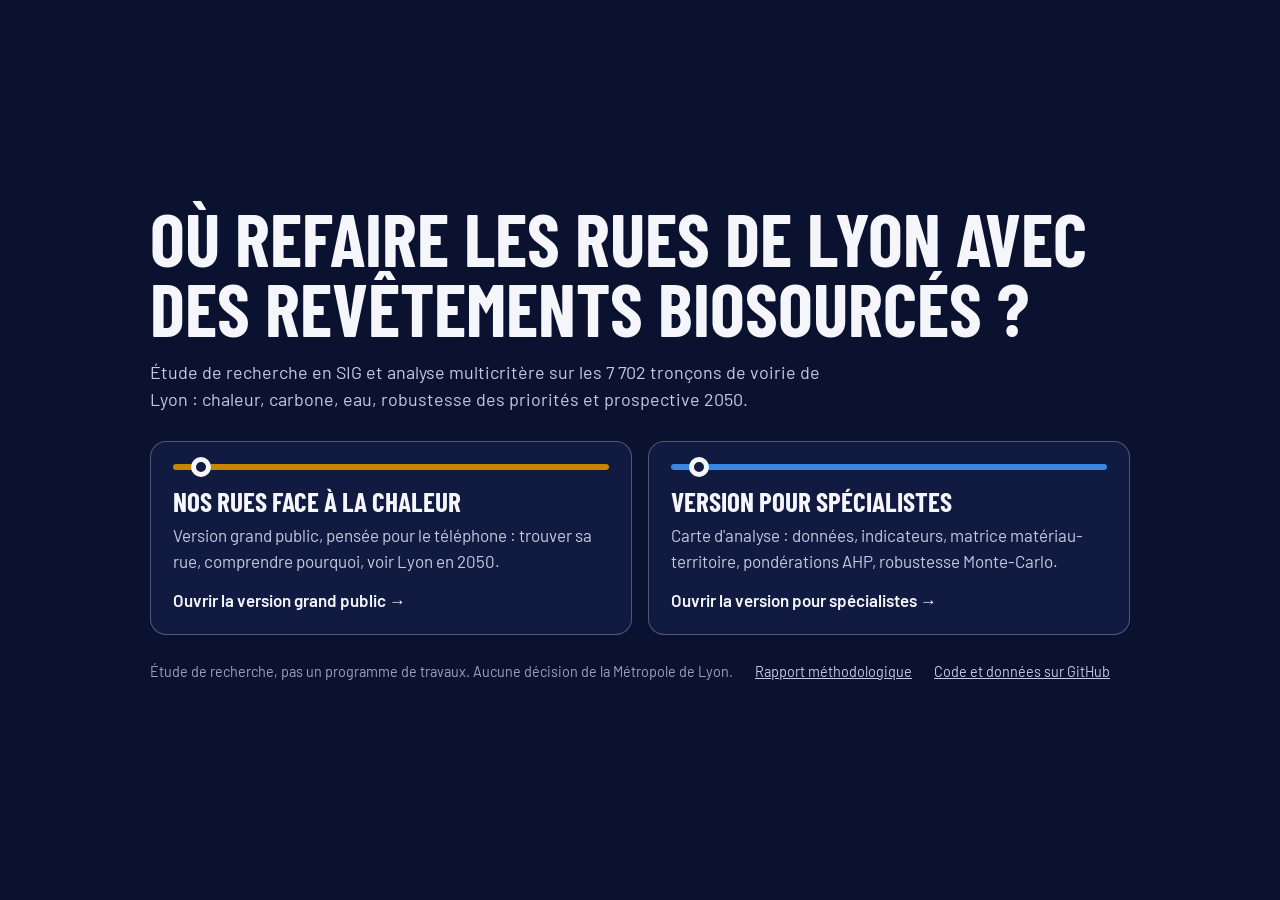
<file: index.html>
<!doctype html>
<html lang="fr">
<head>
<meta charset="utf-8">
<meta name="viewport" content="width=device-width, initial-scale=1">
<title>Voirie bas-carbone à Lyon</title>
<meta name="description" content="Où refaire les rues de Lyon avec des revêtements routiers à liants biosourcés : version grand public et version pour spécialistes.">
<meta name="theme-color" content="#0b1230">
<link rel="icon" href="data:image/svg+xml,%3Csvg xmlns='http://www.w3.org/2000/svg' viewBox='0 0 32 32'%3E%3Crect width='32' height='32' rx='7' fill='%230b1230'/%3E%3Cpath d='M4 22 L13 13 L19 19 L28 10' fill='none' stroke='%23c98500' stroke-width='3.5' stroke-linecap='round'/%3E%3Ccircle cx='13' cy='13' r='4' fill='%230b1230' stroke='%23f4f6fb' stroke-width='2.5'/%3E%3C/svg%3E">
<style>
  @font-face { font-family: "Barlow"; src: url("grand-public/lib/fonts/barlow-latin-400-normal.woff2") format("woff2"); font-weight: 400; font-display: swap; }
  @font-face { font-family: "Barlow"; src: url("grand-public/lib/fonts/barlow-latin-600-normal.woff2") format("woff2"); font-weight: 600; font-display: swap; }
  @font-face { font-family: "Barlow Condensed"; src: url("grand-public/lib/fonts/barlow-condensed-latin-700-normal.woff2") format("woff2"); font-weight: 700; font-display: swap; }
  :root { --nuit: #0b1230; --nuit-2: #111a40; --porc: #f4f6fb; --porc-2: #c4cbe0; --porc-3: #9aa4c2; --filet: rgba(244, 246, 251, .28); color-scheme: dark; }
  * { box-sizing: border-box; }
  body { margin: 0; min-height: 100vh; background: var(--nuit); color: var(--porc); font: 17px/1.5 "Barlow", "Segoe UI", sans-serif; display: grid; place-items: center; padding: 32px 20px; }
  main { width: min(980px, 100%); }
  h1 { font-family: "Barlow Condensed", "Arial Narrow", sans-serif; font-weight: 700; text-transform: uppercase; line-height: .95; font-size: clamp(2.6rem, 7vw, 4.6rem); margin: 0 0 16px; text-wrap: balance; }
  .lead { max-width: 40em; color: var(--porc-2); font-size: 1.12rem; margin: 0 0 28px; }
  .choix { display: grid; grid-template-columns: 1fr 1fr; gap: 16px; }
  .choix a { display: block; text-decoration: none; color: inherit; border: 1.5px solid var(--filet); border-radius: 16px; padding: 22px 22px 20px; background: var(--nuit-2); transition: border-color .2s, transform .2s; }
  .choix a:hover, .choix a:focus-visible { border-color: var(--porc); transform: translateY(-2px); outline: none; }
  .ligne { display: block; height: 6px; border-radius: 3px; margin-bottom: 18px; position: relative; }
  .ligne::after { content: ""; position: absolute; left: 18px; top: -7px; width: 20px; height: 20px; border-radius: 50%; background: var(--nuit-2); border: 5px solid var(--porc); box-sizing: border-box; }
  .choix b { display: block; font-family: "Barlow Condensed", sans-serif; font-weight: 700; text-transform: uppercase; font-size: 1.7rem; line-height: 1; margin-bottom: 8px; }
  .choix span { color: var(--porc-2); }
  .choix em { display: block; font-style: normal; font-weight: 600; margin-top: 14px; }
  .pied { margin-top: 26px; font-size: .9rem; color: var(--porc-3); display: flex; flex-wrap: wrap; gap: 6px 22px; }
  .pied a { color: var(--porc-2); }
  @media (max-width: 720px) { .choix { grid-template-columns: 1fr; } }
</style>
</head>
<body>
<main>
  <h1>Où refaire les rues de Lyon avec des revêtements biosourcés&nbsp;?</h1>
  <p class="lead">Étude de recherche en SIG et analyse multicritère sur les 7&nbsp;702 tronçons de voirie de Lyon&nbsp;: chaleur, carbone, eau, robustesse des priorités et prospective 2050.</p>
  <div class="choix">
    <a href="grand-public/index.html">
      <i class="ligne" style="background:#c98500" aria-hidden="true"></i>
      <b>Nos rues face à la chaleur</b>
      <span>Version grand public, pensée pour le téléphone&nbsp;: trouver sa rue, comprendre pourquoi, voir Lyon en 2050.</span>
      <em>Ouvrir la version grand public →</em>
    </a>
    <a href="webmap/index.html">
      <i class="ligne" style="background:#3987e5" aria-hidden="true"></i>
      <b>Version pour spécialistes</b>
      <span>Carte d'analyse&nbsp;: données, indicateurs, matrice matériau-territoire, pondérations AHP, robustesse Monte-Carlo.</span>
      <em>Ouvrir la version pour spécialistes →</em>
    </a>
  </div>
  <p class="pied">
    <span>Étude de recherche, pas un programme de travaux. Aucune décision de la Métropole de Lyon.</span>
    <a href="https://github.com/jauresmas/voirie-bas-carbone-lyon/blob/main/05_valorisation/rapport_methodologique.md">Rapport méthodologique</a>
    <a href="https://github.com/jauresmas/voirie-bas-carbone-lyon">Code et données sur GitHub</a>
  </p>
</main>
</body>
</html>
</file>
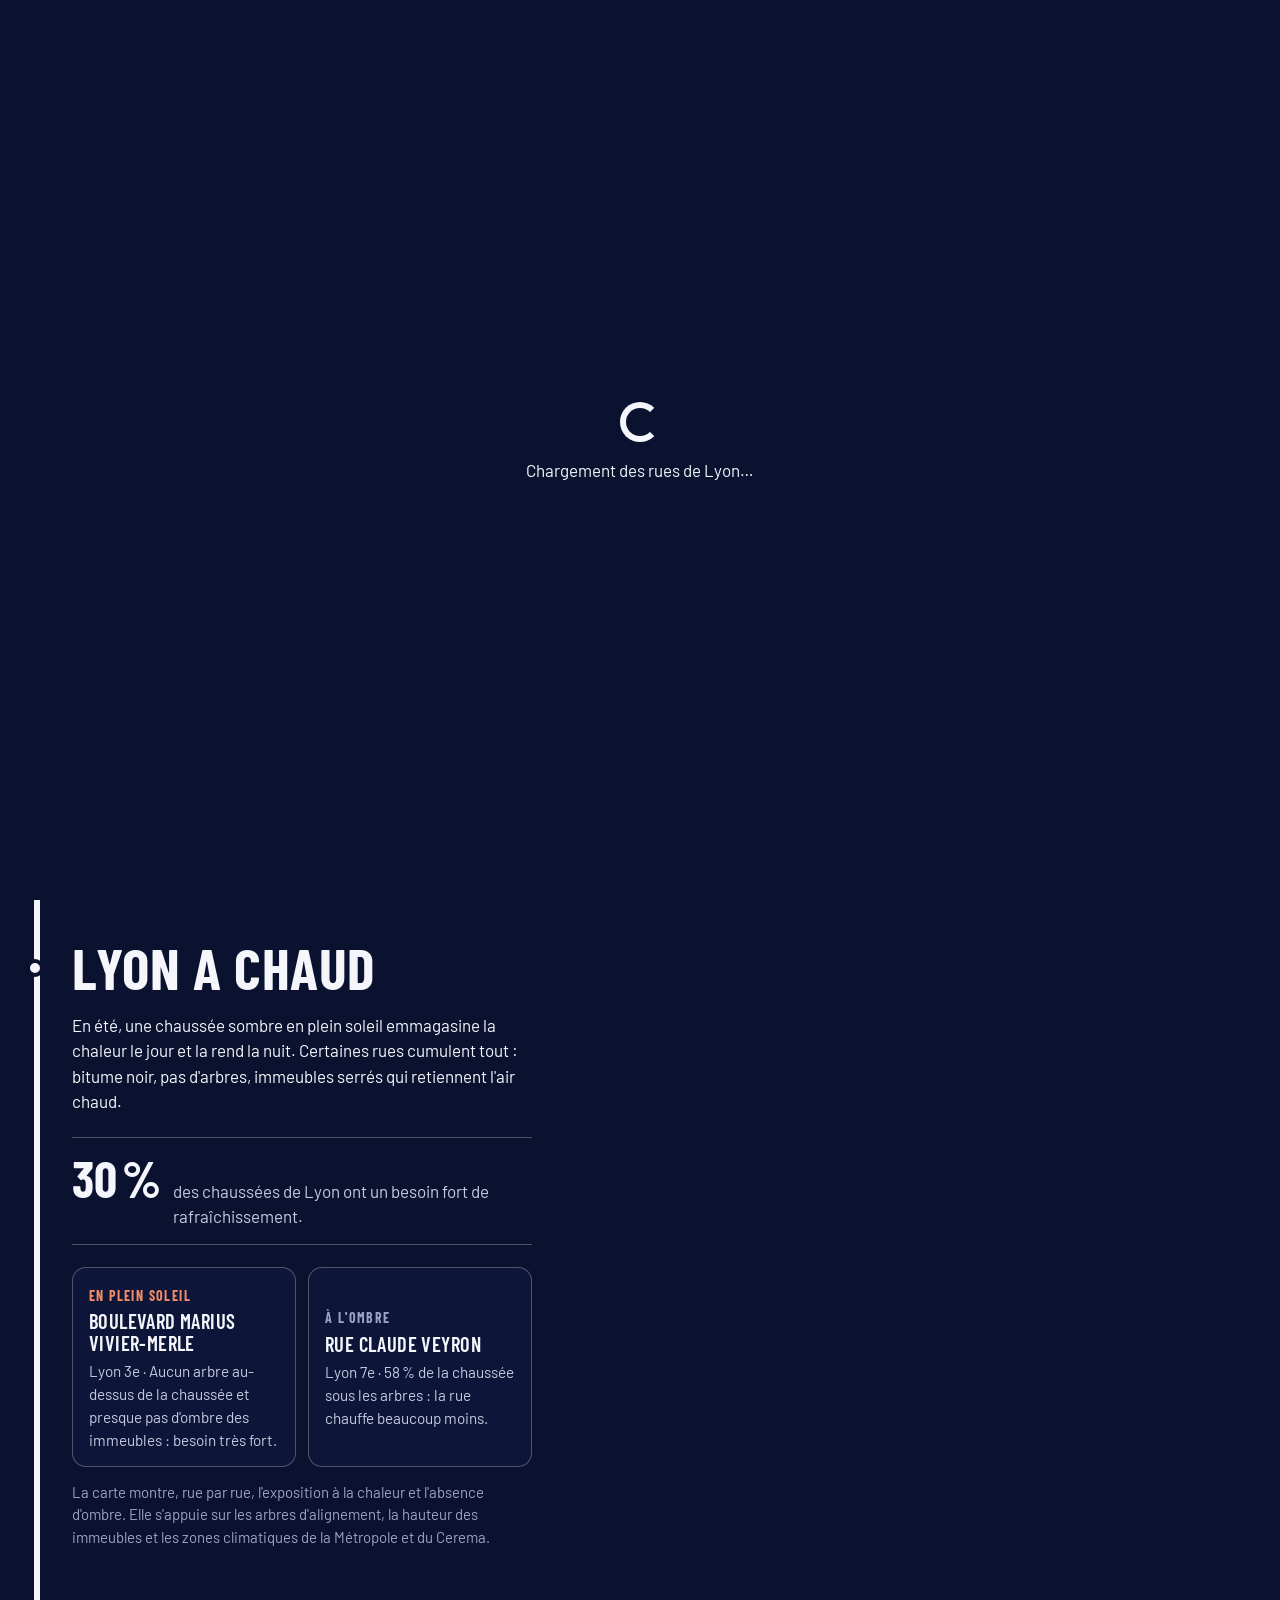
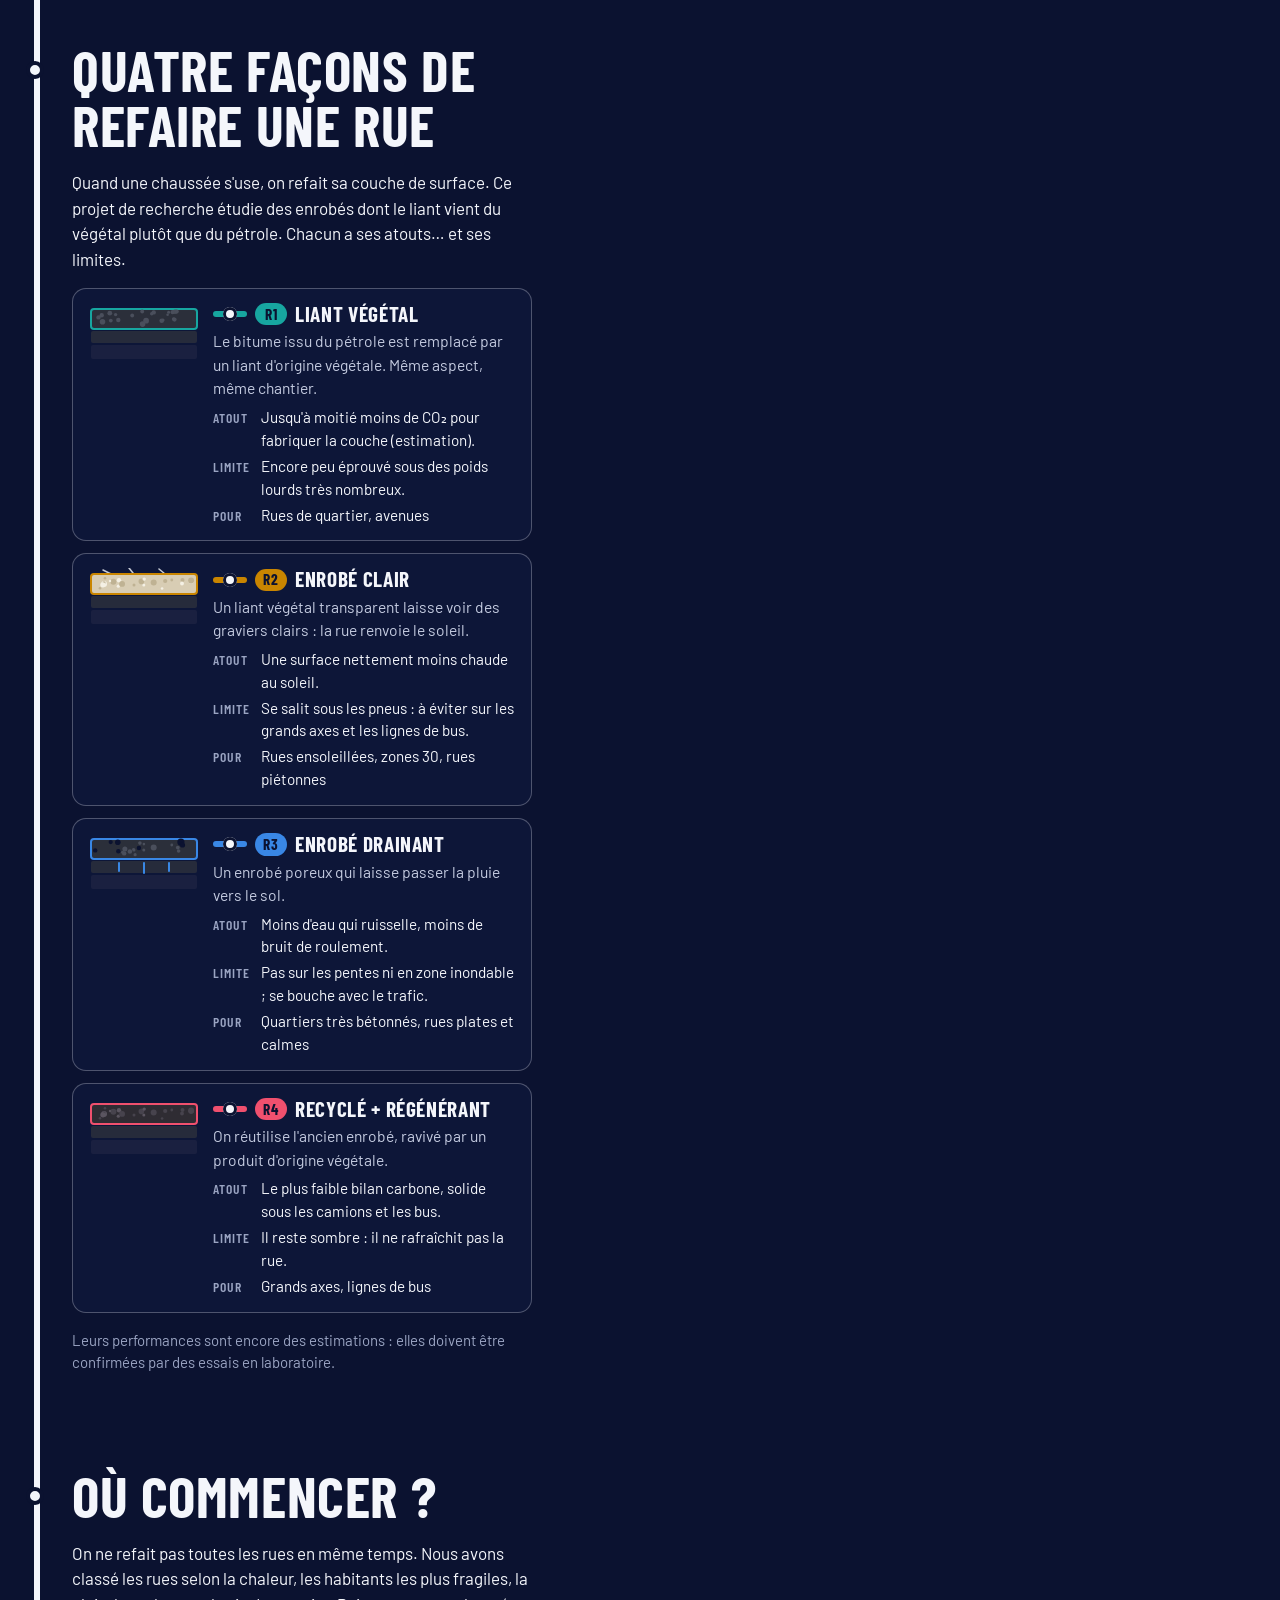
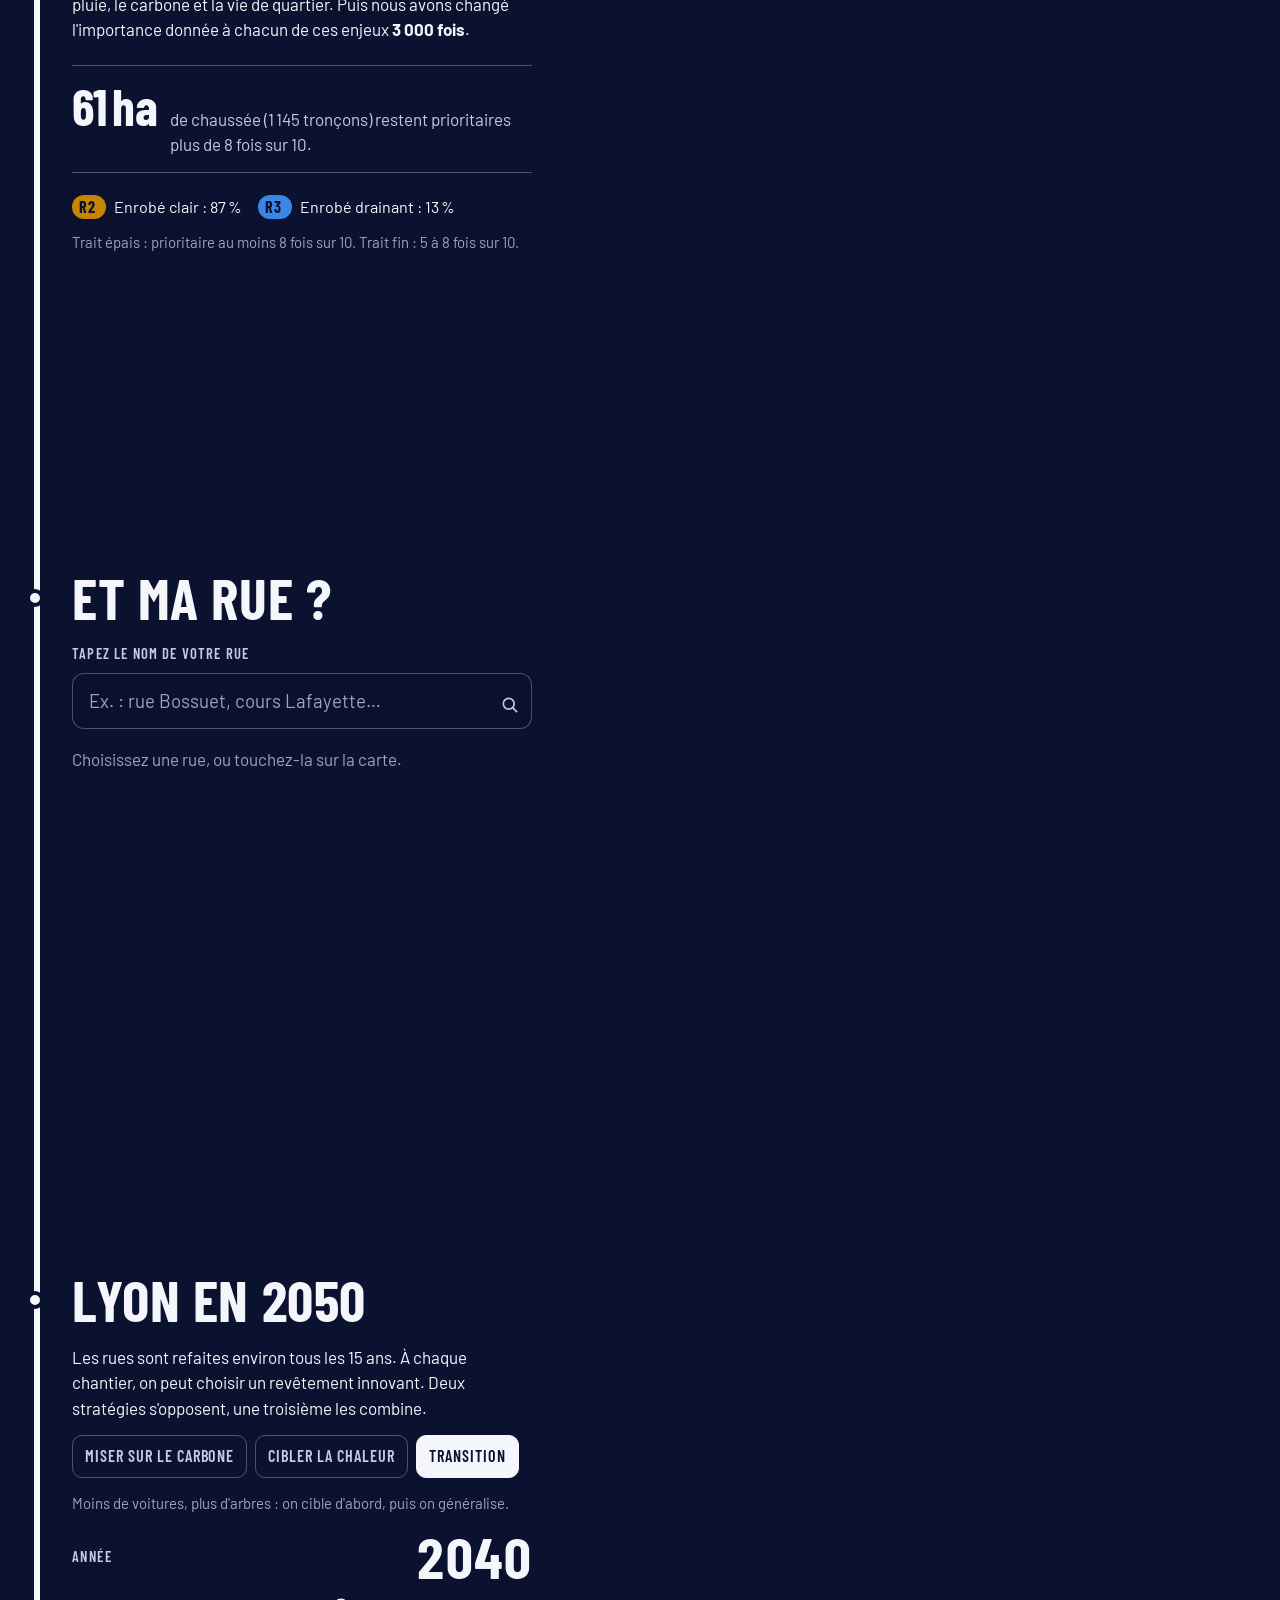
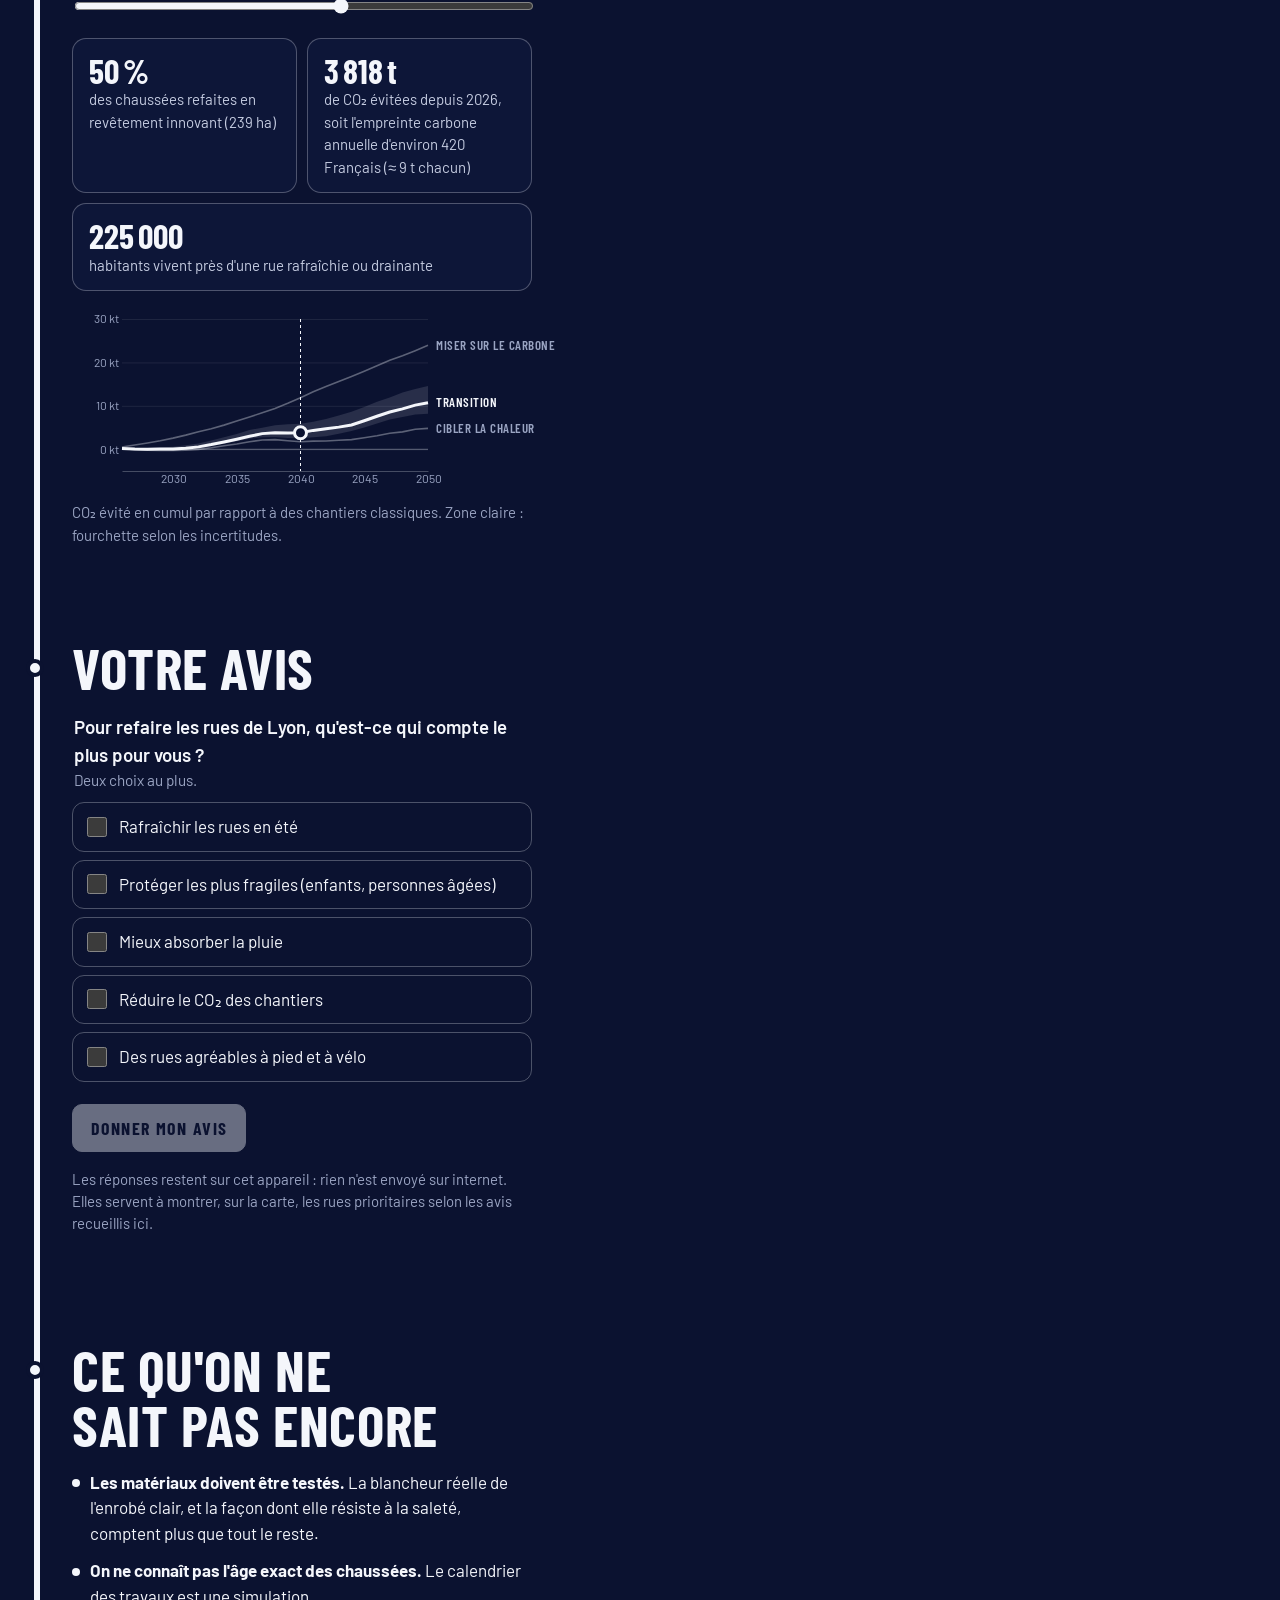
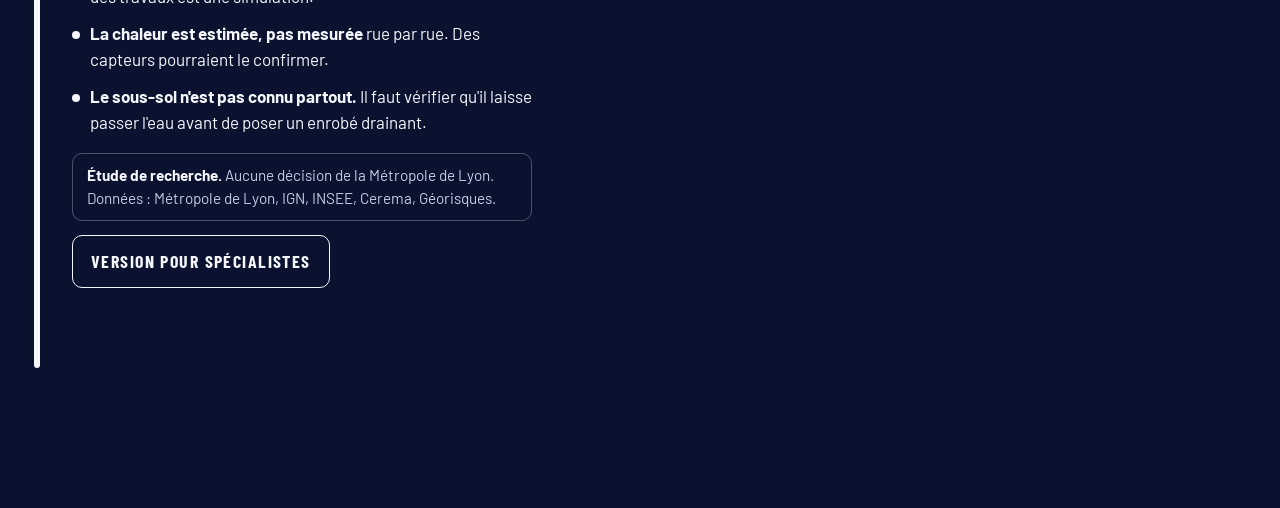
<file: grand-public/index.html>
<!doctype html>
<html lang="fr">
<head>
<meta charset="utf-8">
<meta name="viewport" content="width=device-width, initial-scale=1, viewport-fit=cover">
<title>Nos rues face à la chaleur · Lyon</title>
<meta name="description" content="Où et comment refaire la chaussée des rues de Lyon pour qu'elle chauffe moins, absorbe la pluie et émette moins de CO₂ : une étude de recherche.">
<meta name="theme-color" content="#0b1230">
<link rel="icon" href="data:image/svg+xml,%3Csvg xmlns='http://www.w3.org/2000/svg' viewBox='0 0 32 32'%3E%3Crect width='32' height='32' rx='7' fill='%230b1230'/%3E%3Cpath d='M4 22 L13 13 L19 19 L28 10' fill='none' stroke='%23c98500' stroke-width='3.5' stroke-linecap='round'/%3E%3Ccircle cx='13' cy='13' r='4' fill='%230b1230' stroke='%23f4f6fb' stroke-width='2.5'/%3E%3C/svg%3E">
<link rel="stylesheet" href="lib/maplibre-gl.css">
<link rel="stylesheet" href="css/site.css">
</head>
<body>
<a class="skip" href="#ch-ma-rue">Aller directement à « Et ma rue ? »</a>

<header class="topbar">
  <a class="brand" href="#ch-depart" aria-label="Retour au début">
    <span class="brand-mark" aria-hidden="true"></span>
    <span class="brand-text"><b>Lyon</b><span>Nos rues face à la chaleur</span></span>
  </a>
  <a class="btn btn-contour btn-petit lien-specialistes" href="../webmap/index.html">Version pour spécialistes</a>
  <form class="search" id="search-top" role="search" autocomplete="off">
    <label class="sr" for="q-top">Où est votre rue ?</label>
    <input id="q-top" type="search" placeholder="Où est votre rue ?" aria-controls="sugg-top" aria-autocomplete="list">
    <svg class="search-ico" viewBox="0 0 24 24" aria-hidden="true"><circle cx="10.5" cy="10.5" r="6.5"/><path d="m15.5 15.5 5 5"/></svg>
    <ul class="sugg" id="sugg-top" role="listbox" hidden></ul>
  </form>
</header>

<nav class="ligne-mobile" aria-label="Chapitres">
  <ol id="ligne-mobile"></ol>
</nav>

<div class="layout">
  <main class="recit" id="recit">
    <div class="ligne" aria-hidden="true"><span class="anneau" id="anneau"></span></div>

    <section class="chap depart" id="ch-depart" data-station="Départ" data-carte="reseau">
      <h1><span class="dot" aria-hidden="true"></span>Nos rues<br>face à la<br>chaleur</h1>
      <p class="lead">Où et comment refaire la chaussée des rues de Lyon pour qu'elle chauffe moins, absorbe mieux la pluie et émette moins de CO₂&nbsp;?</p>
      <div class="actions">
        <a class="btn btn-plein" href="#ch-chaleur">Commencer le trajet <svg viewBox="0 0 24 24" aria-hidden="true"><path d="M5 12h14M13 6l6 6-6 6"/></svg></a>
        <a class="btn btn-contour" href="#ch-ma-rue">Trouver ma rue</a>
      </div>
      <p class="avert"><b>Étude de recherche, pas un programme de travaux.</b> Ces résultats viennent d'un projet de recherche. La Métropole de Lyon n'a pris aucune décision.</p>
      <p class="reprise" id="reprise" hidden></p>
    </section>

    <section class="chap" id="ch-chaleur" data-station="Lyon a chaud" data-carte="chaleur">
      <h2><span class="dot" aria-hidden="true"></span>Lyon a chaud</h2>
      <p>En été, une chaussée sombre en plein soleil emmagasine la chaleur le jour et la rend la nuit. Certaines rues cumulent tout&nbsp;: bitume noir, pas d'arbres, immeubles serrés qui retiennent l'air chaud.</p>
      <p class="chiffre"><span id="chaud-part">—</span><span>des chaussées de Lyon ont un besoin fort de rafraîchissement.</span></p>
      <div class="duo" id="duo"></div>
      <p class="note">La carte montre, rue par rue, l'exposition à la chaleur et l'absence d'ombre. Elle s'appuie sur les arbres d'alignement, la hauteur des immeubles et les zones climatiques de la Métropole et du Cerema.</p>
    </section>

    <section class="chap" id="ch-revetements" data-station="Quatre revêtements" data-carte="revetements">
      <h2><span class="dot" aria-hidden="true"></span>Quatre façons de refaire une rue</h2>
      <p>Quand une chaussée s'use, on refait sa couche de surface. Ce projet de recherche étudie des enrobés dont le liant vient du végétal plutôt que du pétrole. Chacun a ses atouts… et ses limites.</p>
      <div class="lignes" id="lignes"></div>
      <p class="note">Leurs performances sont encore des estimations&nbsp;: elles doivent être confirmées par des essais en laboratoire.</p>
    </section>

    <section class="chap" id="ch-commencer" data-station="Où commencer" data-carte="priorites">
      <h2><span class="dot" aria-hidden="true"></span>Où commencer&nbsp;?</h2>
      <p>On ne refait pas toutes les rues en même temps. Nous avons classé les rues selon la chaleur, les habitants les plus fragiles, la pluie, le carbone et la vie de quartier. Puis nous avons changé l'importance donnée à chacun de ces enjeux <b>3&nbsp;000 fois</b>.</p>
      <p class="chiffre"><span id="robuste-ha">—</span><span id="robuste-txt">restent prioritaires presque à chaque fois.</span></p>
      <div class="compo" id="compo"></div>
      <p class="note">Trait épais&nbsp;: prioritaire au moins 8 fois sur 10. Trait fin&nbsp;: 5 à 8 fois sur 10.</p>
    </section>

    <section class="chap" id="ch-ma-rue" data-station="Et ma rue ?" data-carte="ma-rue">
      <h2><span class="dot" aria-hidden="true"></span>Et ma rue&nbsp;?</h2>
      <form class="search search-grande" id="search-main" role="search" autocomplete="off">
        <label for="q-main">Tapez le nom de votre rue</label>
        <input id="q-main" type="search" placeholder="Ex. : rue Bossuet, cours Lafayette…" aria-controls="sugg-main" aria-autocomplete="list">
        <svg class="search-ico" viewBox="0 0 24 24" aria-hidden="true"><circle cx="10.5" cy="10.5" r="6.5"/><path d="m15.5 15.5 5 5"/></svg>
        <ul class="sugg" id="sugg-main" role="listbox" hidden></ul>
      </form>
      <div id="fiche" class="fiche" aria-live="polite">
        <p class="vide">Choisissez une rue, ou touchez-la sur la carte.</p>
      </div>
    </section>

    <section class="chap" id="ch-2050" data-station="Lyon en 2050" data-carte="2050">
      <h2><span class="dot" aria-hidden="true"></span>Lyon en 2050</h2>
      <p>Les rues sont refaites environ tous les 15&nbsp;ans. À chaque chantier, on peut choisir un revêtement innovant. Deux stratégies s'opposent, une troisième les combine.</p>
      <div class="choix" role="radiogroup" aria-label="Stratégie" id="strategies"></div>
      <div class="annee">
        <label for="an">Année</label>
        <output id="an-out" for="an">2040</output>
        <input id="an" type="range" min="2026" max="2050" step="1" value="2040">
      </div>
      <div class="bilan" id="bilan" aria-live="polite"></div>
      <div class="graph" id="graph-co2"></div>
    </section>

    <section class="chap" id="ch-avis" data-station="Votre avis" data-carte="avis">
      <h2><span class="dot" aria-hidden="true"></span>Votre avis</h2>
      <form id="avis" class="avis">
        <fieldset>
          <legend>Pour refaire les rues de Lyon, qu'est-ce qui compte le plus pour vous&nbsp;? <span>Deux choix au plus.</span></legend>
          <div id="avis-options"></div>
        </fieldset>
        <button class="btn btn-plein" type="submit" id="avis-envoyer" disabled>Donner mon avis</button>
      </form>
      <div class="resultats" id="avis-resultats" aria-live="polite"></div>
      <p class="note">Les réponses restent sur cet appareil&nbsp;: rien n'est envoyé sur internet. Elles servent à montrer, sur la carte, les rues prioritaires selon les avis recueillis ici.</p>
    </section>

    <section class="chap terminus" id="ch-terminus" data-station="Terminus" data-carte="reseau">
      <h2><span class="dot" aria-hidden="true"></span>Ce qu'on ne sait pas encore</h2>
      <ul class="limites">
        <li><b>Les matériaux doivent être testés.</b> La blancheur réelle de l'enrobé clair, et la façon dont elle résiste à la saleté, comptent plus que tout le reste.</li>
        <li><b>On ne connaît pas l'âge exact des chaussées.</b> Le calendrier des travaux est une simulation.</li>
        <li><b>La chaleur est estimée, pas mesurée</b> rue par rue. Des capteurs pourraient le confirmer.</li>
        <li><b>Le sous-sol n'est pas connu partout.</b> Il faut vérifier qu'il laisse passer l'eau avant de poser un enrobé drainant.</li>
      </ul>
      <p class="avert"><b>Étude de recherche.</b> Aucune décision de la Métropole de Lyon. Données&nbsp;: Métropole de Lyon, IGN, INSEE, Cerema, Géorisques.</p>
      <p><a class="btn btn-contour" href="../webmap/index.html">Version pour spécialistes</a></p>
    </section>
  </main>

  <div class="carte-col">
    <div id="carte" class="carte" role="region" aria-label="Carte des rues de Lyon"></div>
    <div class="legende" id="legende"></div>
    <div class="bulle" id="bulle" hidden></div>
    <p class="credit">Fond IGN · Données Métropole de Lyon, IGN, INSEE, Cerema</p>
  </div>
</div>

<div class="chargement" id="chargement"><span class="anneau-charge"></span><p>Chargement des rues de Lyon…</p></div>

<script src="lib/maplibre-gl.js"></script>
<script src="lib/d3.min.js"></script>
<script src="data/chiffres.js"></script>
<script src="data/contexte.js"></script>
<script src="data/index_rues.js"></script>
<script src="data/rues.js"></script>
<script src="js/site.js"></script>
</body>
</html>
</file>
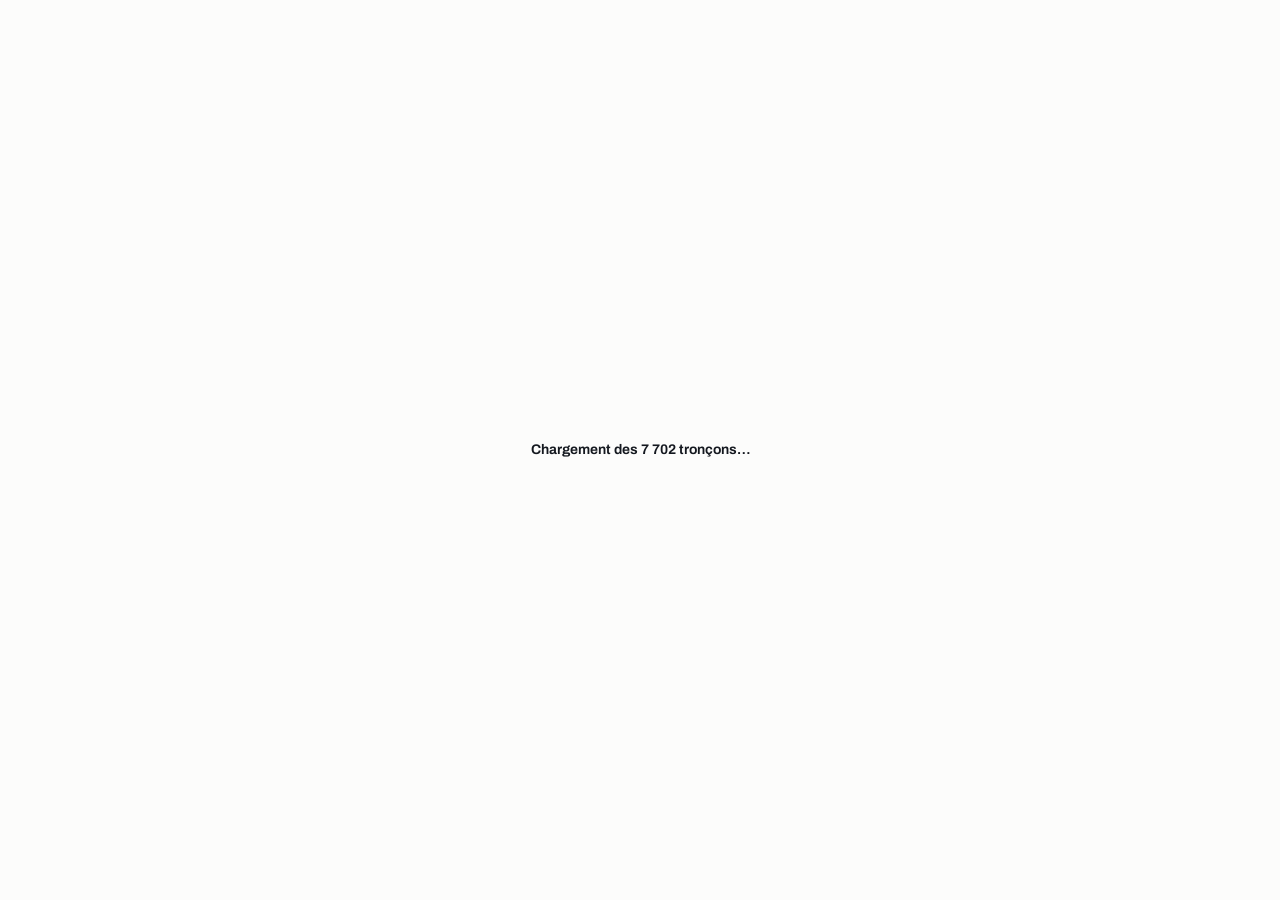
<file: webmap/index.html>
<!doctype html>
<html lang="fr">
<head>
<meta charset="utf-8">
<meta name="viewport" content="width=device-width, initial-scale=1">
<title>Revêtements biosourcés à Lyon</title>
<meta name="description" content="Outil d'aide à la décision SIG et analyse multicritère : où et avec quel revêtement biosourcé renouveler la voirie lyonnaise, robustesse et prospective 2030-2050.">
<link rel="icon" href="data:image/svg+xml,%3Csvg xmlns='http://www.w3.org/2000/svg' viewBox='0 0 32 32'%3E%3Crect width='32' height='32' fill='%23fcfcfb'/%3E%3Crect x='3' y='3' width='26' height='26' fill='none' stroke='%2314181f' stroke-width='2'/%3E%3Cpath d='M7 22 L14 15 L19 19 L25 10' fill='none' stroke='%23E69F00' stroke-width='3'/%3E%3C/svg%3E">
<link rel="stylesheet" href="lib/maplibre-gl.css">
<link rel="stylesheet" href="css/app.css">
</head>
<body data-mode="presentation">
<div class="plate" id="plate">
  <header class="plate-head">
    <div class="titleblock">
      <h1>Revêtements routiers à liants biosourcés&nbsp;: où, lesquels, avec quelle certitude&nbsp;?</h1>
      <p class="byline">Projet de recherche · Lyon, 9 arrondissements · SIG et analyse multicritère</p>
    </div>
    <div class="head-controls">
      <div class="seg" role="radiogroup" aria-label="Mode d'affichage">
        <button type="button" role="radio" data-mode="presentation" aria-checked="true">Présentation</button>
        <button type="button" role="radio" data-mode="exploration" aria-checked="false">Exploration</button>
      </div>
      <p class="figcount" aria-live="polite"><span id="figno">Fig. 0</span><span class="figof"> / <span id="figtot">9</span></span></p>
    </div>
  </header>

  <nav class="rail" id="rail" aria-label="Missions et figures"></nav>

  <main class="body">
    <section class="panel panel-a" aria-labelledby="la">
      <span class="letter" id="la">a</span>
      <div id="map" class="map" role="application" aria-label="Carte des tronçons de voirie de Lyon"></div>
      <div class="map-overlay map-legend" id="legend" aria-live="polite"></div>
      <div class="map-overlay map-tools" id="maptools"></div>
      <aside class="fiche" id="fiche" hidden aria-label="Fiche du tronçon sélectionné"></aside>
      <div class="hovertip" id="hovertip" role="tooltip" hidden></div>
      <p class="map-credit">Fond : IGN Plan (tuiles vectorielles) · Données : Métropole de Lyon, IGN, INSEE, Cerema, Géorisques</p>
    </section>

    <div class="column">
      <section class="panel panel-b" aria-labelledby="lb">
        <span class="letter" id="lb">b</span>
        <button type="button" class="tabletoggle" data-panel="b" aria-pressed="false">Tableau</button>
        <div class="panel-body" id="pb"></div>
      </section>
      <section class="panel panel-c" aria-labelledby="lc">
        <span class="letter" id="lc">c</span>
        <button type="button" class="tabletoggle" data-panel="c" aria-pressed="false">Tableau</button>
        <div class="panel-body" id="pc"></div>
      </section>
      <figcaption class="caption" id="caption" aria-live="polite"></figcaption>
    </div>
  </main>

  <footer class="nextband" id="nextband">
    <button type="button" class="nb-prev" id="prev" aria-label="Figure précédente">
      <svg viewBox="0 0 24 24" aria-hidden="true"><path d="M15 5 8 12l7 7"/></svg>
    </button>
    <p class="nb-where" id="nbwhere"></p>
    <button type="button" class="nb-next" id="next">
      <span class="nb-label">Suivant</span>
      <span class="nb-title" id="nbnext"></span>
      <svg viewBox="0 0 24 24" aria-hidden="true"><path d="m9 5 7 7-7 7"/></svg>
    </button>
  </footer>
</div>

<div class="loading" id="loading"><p>Chargement des 7&nbsp;702 tronçons…</p></div>

<script src="lib/maplibre-gl.js"></script>
<script src="lib/d3.min.js"></script>
<script src="data/meta.js"></script>
<script src="data/troncons.js"></script>
<script src="data/grille.js"></script>
<script src="data/contexte.js"></script>
<script src="js/palette.js"></script>
<script src="js/charts.js"></script>
<script src="js/figures.js"></script>
<script src="js/app.js"></script>
</body>
</html>
</file>
<file: grand-public/lib/maplibre-gl.css>
.maplibregl-map{font:12px/20px Helvetica Neue,Arial,Helvetica,sans-serif;overflow:hidden;position:relative;-webkit-tap-highlight-color:rgb(0 0 0/0)}.maplibregl-canvas{left:0;position:absolute;top:0}.maplibregl-map:fullscreen{height:100%;width:100%}.maplibregl-ctrl-group button.maplibregl-ctrl-compass{touch-action:none}.maplibregl-canvas-container.maplibregl-interactive,.maplibregl-ctrl-group button.maplibregl-ctrl-compass{cursor:grab;-webkit-user-select:none;-moz-user-select:none;user-select:none}.maplibregl-canvas-container.maplibregl-interactive.maplibregl-track-pointer{cursor:pointer}.maplibregl-canvas-container.maplibregl-interactive:active,.maplibregl-ctrl-group button.maplibregl-ctrl-compass:active{cursor:grabbing}.maplibregl-canvas-container.maplibregl-touch-zoom-rotate,.maplibregl-canvas-container.maplibregl-touch-zoom-rotate .maplibregl-canvas{touch-action:pan-x pan-y}.maplibregl-canvas-container.maplibregl-touch-drag-pan,.maplibregl-canvas-container.maplibregl-touch-drag-pan .maplibregl-canvas{touch-action:pinch-zoom}.maplibregl-canvas-container.maplibregl-touch-zoom-rotate.maplibregl-touch-drag-pan,.maplibregl-canvas-container.maplibregl-touch-zoom-rotate.maplibregl-touch-drag-pan .maplibregl-canvas{touch-action:none}.maplibregl-canvas-container.maplibregl-touch-drag-pan.maplibregl-cooperative-gestures,.maplibregl-canvas-container.maplibregl-touch-drag-pan.maplibregl-cooperative-gestures .maplibregl-canvas{touch-action:pan-x pan-y}.maplibregl-ctrl-bottom-left,.maplibregl-ctrl-bottom-right,.maplibregl-ctrl-top-left,.maplibregl-ctrl-top-right{pointer-events:none;position:absolute;z-index:2}.maplibregl-ctrl-top-left{left:0;top:0}.maplibregl-ctrl-top-right{right:0;top:0}.maplibregl-ctrl-bottom-left{bottom:0;left:0}.maplibregl-ctrl-bottom-right{bottom:0;right:0}.maplibregl-ctrl{clear:both;pointer-events:auto;transform:translate(0)}.maplibregl-ctrl-top-left .maplibregl-ctrl{float:left;margin:10px 0 0 10px}.maplibregl-ctrl-top-right .maplibregl-ctrl{float:right;margin:10px 10px 0 0}.maplibregl-ctrl-bottom-left .maplibregl-ctrl{float:left;margin:0 0 10px 10px}.maplibregl-ctrl-bottom-right .maplibregl-ctrl{float:right;margin:0 10px 10px 0}.maplibregl-ctrl-group{background:#fff;border-radius:4px}.maplibregl-ctrl-group:not(:empty){box-shadow:0 0 0 2px rgba(0,0,0,.1)}@media (forced-colors:active){.maplibregl-ctrl-group:not(:empty){box-shadow:0 0 0 2px ButtonText}}.maplibregl-ctrl-group button{background-color:transparent;border:0;box-sizing:border-box;cursor:pointer;display:block;height:29px;outline:none;padding:0;width:29px}.maplibregl-ctrl-group button+button{border-top:1px solid #ddd}.maplibregl-ctrl button .maplibregl-ctrl-icon{background-position:50%;background-repeat:no-repeat;display:block;height:100%;width:100%}@media (forced-colors:active){.maplibregl-ctrl-icon{background-color:transparent}.maplibregl-ctrl-group button+button{border-top:1px solid ButtonText}}.maplibregl-ctrl button::-moz-focus-inner{border:0;padding:0}.maplibregl-ctrl-attrib-button:focus,.maplibregl-ctrl-group button:focus{box-shadow:0 0 2px 2px #0096ff}.maplibregl-ctrl button:disabled{cursor:not-allowed}.maplibregl-ctrl button:disabled .maplibregl-ctrl-icon{opacity:.25}.maplibregl-ctrl button:not(:disabled):hover{background-color:rgb(0 0 0/5%)}.maplibregl-ctrl-group button:focus:focus-visible{box-shadow:0 0 2px 2px #0096ff}.maplibregl-ctrl-group button:focus:not(:focus-visible){box-shadow:none}.maplibregl-ctrl-group button:focus:first-child{border-radius:4px 4px 0 0}.maplibregl-ctrl-group button:focus:last-child{border-radius:0 0 4px 4px}.maplibregl-ctrl-group button:focus:only-child{border-radius:inherit}.maplibregl-ctrl button.maplibregl-ctrl-zoom-out .maplibregl-ctrl-icon{background-image:url("data:image/svg+xml;charset=utf-8,%3Csvg xmlns='http://www.w3.org/2000/svg' width='29' height='29' fill='%23333' viewBox='0 0 29 29'%3E%3Cpath d='M10 13c-.75 0-1.5.75-1.5 1.5S9.25 16 10 16h9c.75 0 1.5-.75 1.5-1.5S19.75 13 19 13z'/%3E%3C/svg%3E")}.maplibregl-ctrl button.maplibregl-ctrl-zoom-in .maplibregl-ctrl-icon{background-image:url("data:image/svg+xml;charset=utf-8,%3Csvg xmlns='http://www.w3.org/2000/svg' width='29' height='29' fill='%23333' viewBox='0 0 29 29'%3E%3Cpath d='M14.5 8.5c-.75 0-1.5.75-1.5 1.5v3h-3c-.75 0-1.5.75-1.5 1.5S9.25 16 10 16h3v3c0 .75.75 1.5 1.5 1.5S16 19.75 16 19v-3h3c.75 0 1.5-.75 1.5-1.5S19.75 13 19 13h-3v-3c0-.75-.75-1.5-1.5-1.5'/%3E%3C/svg%3E")}@media (forced-colors:active){.maplibregl-ctrl button.maplibregl-ctrl-zoom-out .maplibregl-ctrl-icon{background-image:url("data:image/svg+xml;charset=utf-8,%3Csvg xmlns='http://www.w3.org/2000/svg' width='29' height='29' fill='%23fff' viewBox='0 0 29 29'%3E%3Cpath d='M10 13c-.75 0-1.5.75-1.5 1.5S9.25 16 10 16h9c.75 0 1.5-.75 1.5-1.5S19.75 13 19 13z'/%3E%3C/svg%3E")}.maplibregl-ctrl button.maplibregl-ctrl-zoom-in .maplibregl-ctrl-icon{background-image:url("data:image/svg+xml;charset=utf-8,%3Csvg xmlns='http://www.w3.org/2000/svg' width='29' height='29' fill='%23fff' viewBox='0 0 29 29'%3E%3Cpath d='M14.5 8.5c-.75 0-1.5.75-1.5 1.5v3h-3c-.75 0-1.5.75-1.5 1.5S9.25 16 10 16h3v3c0 .75.75 1.5 1.5 1.5S16 19.75 16 19v-3h3c.75 0 1.5-.75 1.5-1.5S19.75 13 19 13h-3v-3c0-.75-.75-1.5-1.5-1.5'/%3E%3C/svg%3E")}}@media (forced-colors:active) and (prefers-color-scheme:light){.maplibregl-ctrl button.maplibregl-ctrl-zoom-out .maplibregl-ctrl-icon{background-image:url("data:image/svg+xml;charset=utf-8,%3Csvg xmlns='http://www.w3.org/2000/svg' width='29' height='29' viewBox='0 0 29 29'%3E%3Cpath d='M10 13c-.75 0-1.5.75-1.5 1.5S9.25 16 10 16h9c.75 0 1.5-.75 1.5-1.5S19.75 13 19 13z'/%3E%3C/svg%3E")}.maplibregl-ctrl button.maplibregl-ctrl-zoom-in .maplibregl-ctrl-icon{background-image:url("data:image/svg+xml;charset=utf-8,%3Csvg xmlns='http://www.w3.org/2000/svg' width='29' height='29' viewBox='0 0 29 29'%3E%3Cpath d='M14.5 8.5c-.75 0-1.5.75-1.5 1.5v3h-3c-.75 0-1.5.75-1.5 1.5S9.25 16 10 16h3v3c0 .75.75 1.5 1.5 1.5S16 19.75 16 19v-3h3c.75 0 1.5-.75 1.5-1.5S19.75 13 19 13h-3v-3c0-.75-.75-1.5-1.5-1.5'/%3E%3C/svg%3E")}}.maplibregl-ctrl button.maplibregl-ctrl-fullscreen .maplibregl-ctrl-icon{background-image:url("data:image/svg+xml;charset=utf-8,%3Csvg xmlns='http://www.w3.org/2000/svg' width='29' height='29' fill='%23333' viewBox='0 0 29 29'%3E%3Cpath d='M24 16v5.5c0 1.75-.75 2.5-2.5 2.5H16v-1l3-1.5-4-5.5 1-1 5.5 4 1.5-3zM6 16l1.5 3 5.5-4 1 1-4 5.5 3 1.5v1H7.5C5.75 24 5 23.25 5 21.5V16zm7-11v1l-3 1.5 4 5.5-1 1-5.5-4L6 13H5V7.5C5 5.75 5.75 5 7.5 5zm11 2.5c0-1.75-.75-2.5-2.5-2.5H16v1l3 1.5-4 5.5 1 1 5.5-4 1.5 3h1z'/%3E%3C/svg%3E")}.maplibregl-ctrl button.maplibregl-ctrl-shrink .maplibregl-ctrl-icon{background-image:url("data:image/svg+xml;charset=utf-8,%3Csvg xmlns='http://www.w3.org/2000/svg' width='29' height='29' viewBox='0 0 29 29'%3E%3Cpath d='M18.5 16c-1.75 0-2.5.75-2.5 2.5V24h1l1.5-3 5.5 4 1-1-4-5.5 3-1.5v-1zM13 18.5c0-1.75-.75-2.5-2.5-2.5H5v1l3 1.5L4 24l1 1 5.5-4 1.5 3h1zm3-8c0 1.75.75 2.5 2.5 2.5H24v-1l-3-1.5L25 5l-1-1-5.5 4L17 5h-1zM10.5 13c1.75 0 2.5-.75 2.5-2.5V5h-1l-1.5 3L5 4 4 5l4 5.5L5 12v1z'/%3E%3C/svg%3E")}@media (forced-colors:active){.maplibregl-ctrl button.maplibregl-ctrl-fullscreen .maplibregl-ctrl-icon{background-image:url("data:image/svg+xml;charset=utf-8,%3Csvg xmlns='http://www.w3.org/2000/svg' width='29' height='29' fill='%23fff' viewBox='0 0 29 29'%3E%3Cpath d='M24 16v5.5c0 1.75-.75 2.5-2.5 2.5H16v-1l3-1.5-4-5.5 1-1 5.5 4 1.5-3zM6 16l1.5 3 5.5-4 1 1-4 5.5 3 1.5v1H7.5C5.75 24 5 23.25 5 21.5V16zm7-11v1l-3 1.5 4 5.5-1 1-5.5-4L6 13H5V7.5C5 5.75 5.75 5 7.5 5zm11 2.5c0-1.75-.75-2.5-2.5-2.5H16v1l3 1.5-4 5.5 1 1 5.5-4 1.5 3h1z'/%3E%3C/svg%3E")}.maplibregl-ctrl button.maplibregl-ctrl-shrink .maplibregl-ctrl-icon{background-image:url("data:image/svg+xml;charset=utf-8,%3Csvg xmlns='http://www.w3.org/2000/svg' width='29' height='29' fill='%23fff' viewBox='0 0 29 29'%3E%3Cpath d='M18.5 16c-1.75 0-2.5.75-2.5 2.5V24h1l1.5-3 5.5 4 1-1-4-5.5 3-1.5v-1zM13 18.5c0-1.75-.75-2.5-2.5-2.5H5v1l3 1.5L4 24l1 1 5.5-4 1.5 3h1zm3-8c0 1.75.75 2.5 2.5 2.5H24v-1l-3-1.5L25 5l-1-1-5.5 4L17 5h-1zM10.5 13c1.75 0 2.5-.75 2.5-2.5V5h-1l-1.5 3L5 4 4 5l4 5.5L5 12v1z'/%3E%3C/svg%3E")}}@media (forced-colors:active) and (prefers-color-scheme:light){.maplibregl-ctrl button.maplibregl-ctrl-fullscreen .maplibregl-ctrl-icon{background-image:url("data:image/svg+xml;charset=utf-8,%3Csvg xmlns='http://www.w3.org/2000/svg' width='29' height='29' viewBox='0 0 29 29'%3E%3Cpath d='M24 16v5.5c0 1.75-.75 2.5-2.5 2.5H16v-1l3-1.5-4-5.5 1-1 5.5 4 1.5-3zM6 16l1.5 3 5.5-4 1 1-4 5.5 3 1.5v1H7.5C5.75 24 5 23.25 5 21.5V16zm7-11v1l-3 1.5 4 5.5-1 1-5.5-4L6 13H5V7.5C5 5.75 5.75 5 7.5 5zm11 2.5c0-1.75-.75-2.5-2.5-2.5H16v1l3 1.5-4 5.5 1 1 5.5-4 1.5 3h1z'/%3E%3C/svg%3E")}.maplibregl-ctrl button.maplibregl-ctrl-shrink .maplibregl-ctrl-icon{background-image:url("data:image/svg+xml;charset=utf-8,%3Csvg xmlns='http://www.w3.org/2000/svg' width='29' height='29' viewBox='0 0 29 29'%3E%3Cpath d='M18.5 16c-1.75 0-2.5.75-2.5 2.5V24h1l1.5-3 5.5 4 1-1-4-5.5 3-1.5v-1zM13 18.5c0-1.75-.75-2.5-2.5-2.5H5v1l3 1.5L4 24l1 1 5.5-4 1.5 3h1zm3-8c0 1.75.75 2.5 2.5 2.5H24v-1l-3-1.5L25 5l-1-1-5.5 4L17 5h-1zM10.5 13c1.75 0 2.5-.75 2.5-2.5V5h-1l-1.5 3L5 4 4 5l4 5.5L5 12v1z'/%3E%3C/svg%3E")}}.maplibregl-ctrl button.maplibregl-ctrl-compass .maplibregl-ctrl-icon{background-image:url("data:image/svg+xml;charset=utf-8,%3Csvg xmlns='http://www.w3.org/2000/svg' width='29' height='29' fill='%23333' viewBox='0 0 29 29'%3E%3Cpath d='m10.5 14 4-8 4 8z'/%3E%3Cpath fill='%23ccc' d='m10.5 16 4 8 4-8z'/%3E%3C/svg%3E")}@media (forced-colors:active){.maplibregl-ctrl button.maplibregl-ctrl-compass .maplibregl-ctrl-icon{background-image:url("data:image/svg+xml;charset=utf-8,%3Csvg xmlns='http://www.w3.org/2000/svg' width='29' height='29' fill='%23fff' viewBox='0 0 29 29'%3E%3Cpath d='m10.5 14 4-8 4 8z'/%3E%3Cpath fill='%23ccc' d='m10.5 16 4 8 4-8z'/%3E%3C/svg%3E")}}@media (forced-colors:active) and (prefers-color-scheme:light){.maplibregl-ctrl button.maplibregl-ctrl-compass .maplibregl-ctrl-icon{background-image:url("data:image/svg+xml;charset=utf-8,%3Csvg xmlns='http://www.w3.org/2000/svg' width='29' height='29' viewBox='0 0 29 29'%3E%3Cpath d='m10.5 14 4-8 4 8z'/%3E%3Cpath fill='%23ccc' d='m10.5 16 4 8 4-8z'/%3E%3C/svg%3E")}}.maplibregl-ctrl button.maplibregl-ctrl-terrain .maplibregl-ctrl-icon{background-image:url("data:image/svg+xml;charset=utf-8,%3Csvg xmlns='http://www.w3.org/2000/svg' width='22' height='22' fill='%23333' viewBox='0 0 22 22'%3E%3Cpath d='m1.754 13.406 4.453-4.851 3.09 3.09 3.281 3.277.969-.969-3.309-3.312 3.844-4.121 6.148 6.886h1.082v-.855l-7.207-8.07-4.84 5.187L6.169 6.57l-5.48 5.965v.871ZM.688 16.844h20.625v1.375H.688Zm0 0'/%3E%3C/svg%3E")}.maplibregl-ctrl button.maplibregl-ctrl-terrain-enabled .maplibregl-ctrl-icon{background-image:url("data:image/svg+xml;charset=utf-8,%3Csvg xmlns='http://www.w3.org/2000/svg' width='22' height='22' fill='%2333b5e5' viewBox='0 0 22 22'%3E%3Cpath d='m1.754 13.406 4.453-4.851 3.09 3.09 3.281 3.277.969-.969-3.309-3.312 3.844-4.121 6.148 6.886h1.082v-.855l-7.207-8.07-4.84 5.187L6.169 6.57l-5.48 5.965v.871ZM.688 16.844h20.625v1.375H.688Zm0 0'/%3E%3C/svg%3E")}.maplibregl-ctrl button.maplibregl-ctrl-geolocate .maplibregl-ctrl-icon{background-image:url("data:image/svg+xml;charset=utf-8,%3Csvg xmlns='http://www.w3.org/2000/svg' width='29' height='29' fill='%23333' viewBox='0 0 20 20'%3E%3Cpath d='M10 4C9 4 9 5 9 5v.1A5 5 0 0 0 5.1 9H5s-1 0-1 1 1 1 1 1h.1A5 5 0 0 0 9 14.9v.1s0 1 1 1 1-1 1-1v-.1a5 5 0 0 0 3.9-3.9h.1s1 0 1-1-1-1-1-1h-.1A5 5 0 0 0 11 5.1V5s0-1-1-1m0 2.5a3.5 3.5 0 1 1 0 7 3.5 3.5 0 1 1 0-7'/%3E%3Ccircle cx='10' cy='10' r='2'/%3E%3C/svg%3E")}.maplibregl-ctrl button.maplibregl-ctrl-geolocate:disabled .maplibregl-ctrl-icon{background-image:url("data:image/svg+xml;charset=utf-8,%3Csvg xmlns='http://www.w3.org/2000/svg' width='29' height='29' fill='%23aaa' viewBox='0 0 20 20'%3E%3Cpath d='M10 4C9 4 9 5 9 5v.1A5 5 0 0 0 5.1 9H5s-1 0-1 1 1 1 1 1h.1A5 5 0 0 0 9 14.9v.1s0 1 1 1 1-1 1-1v-.1a5 5 0 0 0 3.9-3.9h.1s1 0 1-1-1-1-1-1h-.1A5 5 0 0 0 11 5.1V5s0-1-1-1m0 2.5a3.5 3.5 0 1 1 0 7 3.5 3.5 0 1 1 0-7'/%3E%3Ccircle cx='10' cy='10' r='2'/%3E%3Cpath fill='red' d='m14 5 1 1-9 9-1-1z'/%3E%3C/svg%3E")}.maplibregl-ctrl button.maplibregl-ctrl-geolocate.maplibregl-ctrl-geolocate-active .maplibregl-ctrl-icon{background-image:url("data:image/svg+xml;charset=utf-8,%3Csvg xmlns='http://www.w3.org/2000/svg' width='29' height='29' fill='%2333b5e5' viewBox='0 0 20 20'%3E%3Cpath d='M10 4C9 4 9 5 9 5v.1A5 5 0 0 0 5.1 9H5s-1 0-1 1 1 1 1 1h.1A5 5 0 0 0 9 14.9v.1s0 1 1 1 1-1 1-1v-.1a5 5 0 0 0 3.9-3.9h.1s1 0 1-1-1-1-1-1h-.1A5 5 0 0 0 11 5.1V5s0-1-1-1m0 2.5a3.5 3.5 0 1 1 0 7 3.5 3.5 0 1 1 0-7'/%3E%3Ccircle cx='10' cy='10' r='2'/%3E%3C/svg%3E")}.maplibregl-ctrl button.maplibregl-ctrl-geolocate.maplibregl-ctrl-geolocate-active-error .maplibregl-ctrl-icon{background-image:url("data:image/svg+xml;charset=utf-8,%3Csvg xmlns='http://www.w3.org/2000/svg' width='29' height='29' fill='%23e58978' viewBox='0 0 20 20'%3E%3Cpath d='M10 4C9 4 9 5 9 5v.1A5 5 0 0 0 5.1 9H5s-1 0-1 1 1 1 1 1h.1A5 5 0 0 0 9 14.9v.1s0 1 1 1 1-1 1-1v-.1a5 5 0 0 0 3.9-3.9h.1s1 0 1-1-1-1-1-1h-.1A5 5 0 0 0 11 5.1V5s0-1-1-1m0 2.5a3.5 3.5 0 1 1 0 7 3.5 3.5 0 1 1 0-7'/%3E%3Ccircle cx='10' cy='10' r='2'/%3E%3C/svg%3E")}.maplibregl-ctrl button.maplibregl-ctrl-geolocate.maplibregl-ctrl-geolocate-background .maplibregl-ctrl-icon{background-image:url("data:image/svg+xml;charset=utf-8,%3Csvg xmlns='http://www.w3.org/2000/svg' width='29' height='29' fill='%2333b5e5' viewBox='0 0 20 20'%3E%3Cpath d='M10 4C9 4 9 5 9 5v.1A5 5 0 0 0 5.1 9H5s-1 0-1 1 1 1 1 1h.1A5 5 0 0 0 9 14.9v.1s0 1 1 1 1-1 1-1v-.1a5 5 0 0 0 3.9-3.9h.1s1 0 1-1-1-1-1-1h-.1A5 5 0 0 0 11 5.1V5s0-1-1-1m0 2.5a3.5 3.5 0 1 1 0 7 3.5 3.5 0 1 1 0-7'/%3E%3C/svg%3E")}.maplibregl-ctrl button.maplibregl-ctrl-geolocate.maplibregl-ctrl-geolocate-background-error .maplibregl-ctrl-icon{background-image:url("data:image/svg+xml;charset=utf-8,%3Csvg xmlns='http://www.w3.org/2000/svg' width='29' height='29' fill='%23e54e33' viewBox='0 0 20 20'%3E%3Cpath d='M10 4C9 4 9 5 9 5v.1A5 5 0 0 0 5.1 9H5s-1 0-1 1 1 1 1 1h.1A5 5 0 0 0 9 14.9v.1s0 1 1 1 1-1 1-1v-.1a5 5 0 0 0 3.9-3.9h.1s1 0 1-1-1-1-1-1h-.1A5 5 0 0 0 11 5.1V5s0-1-1-1m0 2.5a3.5 3.5 0 1 1 0 7 3.5 3.5 0 1 1 0-7'/%3E%3C/svg%3E")}.maplibregl-ctrl button.maplibregl-ctrl-geolocate.maplibregl-ctrl-geolocate-waiting .maplibregl-ctrl-icon{animation:maplibregl-spin 2s linear infinite}@media (forced-colors:active){.maplibregl-ctrl button.maplibregl-ctrl-geolocate .maplibregl-ctrl-icon{background-image:url("data:image/svg+xml;charset=utf-8,%3Csvg xmlns='http://www.w3.org/2000/svg' width='29' height='29' fill='%23fff' viewBox='0 0 20 20'%3E%3Cpath d='M10 4C9 4 9 5 9 5v.1A5 5 0 0 0 5.1 9H5s-1 0-1 1 1 1 1 1h.1A5 5 0 0 0 9 14.9v.1s0 1 1 1 1-1 1-1v-.1a5 5 0 0 0 3.9-3.9h.1s1 0 1-1-1-1-1-1h-.1A5 5 0 0 0 11 5.1V5s0-1-1-1m0 2.5a3.5 3.5 0 1 1 0 7 3.5 3.5 0 1 1 0-7'/%3E%3Ccircle cx='10' cy='10' r='2'/%3E%3C/svg%3E")}.maplibregl-ctrl button.maplibregl-ctrl-geolocate:disabled .maplibregl-ctrl-icon{background-image:url("data:image/svg+xml;charset=utf-8,%3Csvg xmlns='http://www.w3.org/2000/svg' width='29' height='29' fill='%23999' viewBox='0 0 20 20'%3E%3Cpath d='M10 4C9 4 9 5 9 5v.1A5 5 0 0 0 5.1 9H5s-1 0-1 1 1 1 1 1h.1A5 5 0 0 0 9 14.9v.1s0 1 1 1 1-1 1-1v-.1a5 5 0 0 0 3.9-3.9h.1s1 0 1-1-1-1-1-1h-.1A5 5 0 0 0 11 5.1V5s0-1-1-1m0 2.5a3.5 3.5 0 1 1 0 7 3.5 3.5 0 1 1 0-7'/%3E%3Ccircle cx='10' cy='10' r='2'/%3E%3Cpath fill='red' d='m14 5 1 1-9 9-1-1z'/%3E%3C/svg%3E")}.maplibregl-ctrl button.maplibregl-ctrl-geolocate.maplibregl-ctrl-geolocate-active .maplibregl-ctrl-icon{background-image:url("data:image/svg+xml;charset=utf-8,%3Csvg xmlns='http://www.w3.org/2000/svg' width='29' height='29' fill='%2333b5e5' viewBox='0 0 20 20'%3E%3Cpath d='M10 4C9 4 9 5 9 5v.1A5 5 0 0 0 5.1 9H5s-1 0-1 1 1 1 1 1h.1A5 5 0 0 0 9 14.9v.1s0 1 1 1 1-1 1-1v-.1a5 5 0 0 0 3.9-3.9h.1s1 0 1-1-1-1-1-1h-.1A5 5 0 0 0 11 5.1V5s0-1-1-1m0 2.5a3.5 3.5 0 1 1 0 7 3.5 3.5 0 1 1 0-7'/%3E%3Ccircle cx='10' cy='10' r='2'/%3E%3C/svg%3E")}.maplibregl-ctrl button.maplibregl-ctrl-geolocate.maplibregl-ctrl-geolocate-active-error .maplibregl-ctrl-icon{background-image:url("data:image/svg+xml;charset=utf-8,%3Csvg xmlns='http://www.w3.org/2000/svg' width='29' height='29' fill='%23e58978' viewBox='0 0 20 20'%3E%3Cpath d='M10 4C9 4 9 5 9 5v.1A5 5 0 0 0 5.1 9H5s-1 0-1 1 1 1 1 1h.1A5 5 0 0 0 9 14.9v.1s0 1 1 1 1-1 1-1v-.1a5 5 0 0 0 3.9-3.9h.1s1 0 1-1-1-1-1-1h-.1A5 5 0 0 0 11 5.1V5s0-1-1-1m0 2.5a3.5 3.5 0 1 1 0 7 3.5 3.5 0 1 1 0-7'/%3E%3Ccircle cx='10' cy='10' r='2'/%3E%3C/svg%3E")}.maplibregl-ctrl button.maplibregl-ctrl-geolocate.maplibregl-ctrl-geolocate-background .maplibregl-ctrl-icon{background-image:url("data:image/svg+xml;charset=utf-8,%3Csvg xmlns='http://www.w3.org/2000/svg' width='29' height='29' fill='%2333b5e5' viewBox='0 0 20 20'%3E%3Cpath d='M10 4C9 4 9 5 9 5v.1A5 5 0 0 0 5.1 9H5s-1 0-1 1 1 1 1 1h.1A5 5 0 0 0 9 14.9v.1s0 1 1 1 1-1 1-1v-.1a5 5 0 0 0 3.9-3.9h.1s1 0 1-1-1-1-1-1h-.1A5 5 0 0 0 11 5.1V5s0-1-1-1m0 2.5a3.5 3.5 0 1 1 0 7 3.5 3.5 0 1 1 0-7'/%3E%3C/svg%3E")}.maplibregl-ctrl button.maplibregl-ctrl-geolocate.maplibregl-ctrl-geolocate-background-error .maplibregl-ctrl-icon{background-image:url("data:image/svg+xml;charset=utf-8,%3Csvg xmlns='http://www.w3.org/2000/svg' width='29' height='29' fill='%23e54e33' viewBox='0 0 20 20'%3E%3Cpath d='M10 4C9 4 9 5 9 5v.1A5 5 0 0 0 5.1 9H5s-1 0-1 1 1 1 1 1h.1A5 5 0 0 0 9 14.9v.1s0 1 1 1 1-1 1-1v-.1a5 5 0 0 0 3.9-3.9h.1s1 0 1-1-1-1-1-1h-.1A5 5 0 0 0 11 5.1V5s0-1-1-1m0 2.5a3.5 3.5 0 1 1 0 7 3.5 3.5 0 1 1 0-7'/%3E%3C/svg%3E")}}@media (forced-colors:active) and (prefers-color-scheme:light){.maplibregl-ctrl button.maplibregl-ctrl-geolocate .maplibregl-ctrl-icon{background-image:url("data:image/svg+xml;charset=utf-8,%3Csvg xmlns='http://www.w3.org/2000/svg' width='29' height='29' viewBox='0 0 20 20'%3E%3Cpath d='M10 4C9 4 9 5 9 5v.1A5 5 0 0 0 5.1 9H5s-1 0-1 1 1 1 1 1h.1A5 5 0 0 0 9 14.9v.1s0 1 1 1 1-1 1-1v-.1a5 5 0 0 0 3.9-3.9h.1s1 0 1-1-1-1-1-1h-.1A5 5 0 0 0 11 5.1V5s0-1-1-1m0 2.5a3.5 3.5 0 1 1 0 7 3.5 3.5 0 1 1 0-7'/%3E%3Ccircle cx='10' cy='10' r='2'/%3E%3C/svg%3E")}.maplibregl-ctrl button.maplibregl-ctrl-geolocate:disabled .maplibregl-ctrl-icon{background-image:url("data:image/svg+xml;charset=utf-8,%3Csvg xmlns='http://www.w3.org/2000/svg' width='29' height='29' fill='%23666' viewBox='0 0 20 20'%3E%3Cpath d='M10 4C9 4 9 5 9 5v.1A5 5 0 0 0 5.1 9H5s-1 0-1 1 1 1 1 1h.1A5 5 0 0 0 9 14.9v.1s0 1 1 1 1-1 1-1v-.1a5 5 0 0 0 3.9-3.9h.1s1 0 1-1-1-1-1-1h-.1A5 5 0 0 0 11 5.1V5s0-1-1-1m0 2.5a3.5 3.5 0 1 1 0 7 3.5 3.5 0 1 1 0-7'/%3E%3Ccircle cx='10' cy='10' r='2'/%3E%3Cpath fill='red' d='m14 5 1 1-9 9-1-1z'/%3E%3C/svg%3E")}}@keyframes maplibregl-spin{0%{transform:rotate(0deg)}to{transform:rotate(1turn)}}a.maplibregl-ctrl-logo{background-image:url("data:image/svg+xml;charset=utf-8,%3Csvg xmlns='http://www.w3.org/2000/svg' width='88' height='23' fill='none'%3E%3Cpath fill='%23000' fill-opacity='.4' fill-rule='evenodd' d='M17.408 16.796h-1.827l2.501-12.095h.198l3.324 6.533.988 2.19.988-2.19 3.258-6.533h.181l2.6 12.095h-1.81l-1.218-5.644-.362-1.71-.658 1.71-2.929 5.644h-.098l-2.914-5.644-.757-1.71-.345 1.71zm1.958-3.42-.726 3.663a1.255 1.255 0 0 1-1.232 1.011h-1.827a1.255 1.255 0 0 1-1.229-1.509l2.501-12.095a1.255 1.255 0 0 1 1.23-1.001h.197a1.25 1.25 0 0 1 1.12.685l3.19 6.273 3.125-6.263a1.25 1.25 0 0 1 1.123-.695h.181a1.255 1.255 0 0 1 1.227.991l1.443 6.71a5 5 0 0 1 .314-.787l.009-.016a4.6 4.6 0 0 1 1.777-1.887c.782-.46 1.668-.667 2.611-.667a4.6 4.6 0 0 1 1.7.32l.306.134c.21-.16.474-.256.759-.256h1.694a1.255 1.255 0 0 1 1.212.925 1.255 1.255 0 0 1 1.212-.925h1.711c.284 0 .545.094.755.252.613-.3 1.312-.45 2.075-.45 1.356 0 2.557.445 3.482 1.4q.47.48.763 1.064V4.701a1.255 1.255 0 0 1 1.255-1.255h1.86A1.255 1.255 0 0 1 54.44 4.7v9.194h2.217c.19 0 .37.043.532.118v-4.77c0-.356.147-.678.385-.906a2.42 2.42 0 0 1-.682-1.71c0-.665.267-1.253.735-1.7a2.45 2.45 0 0 1 1.722-.674 2.43 2.43 0 0 1 1.705.675q.318.302.504.683V4.7a1.255 1.255 0 0 1 1.255-1.255h1.744A1.255 1.255 0 0 1 65.812 4.7v3.335a4.8 4.8 0 0 1 1.526-.246c.938 0 1.817.214 2.59.69a4.47 4.47 0 0 1 1.67 1.743v-.98a1.255 1.255 0 0 1 1.256-1.256h1.777c.233 0 .451.064.639.174a3.4 3.4 0 0 1 1.567-.372c.346 0 .861.02 1.285.232a1.25 1.25 0 0 1 .689 1.004 4.7 4.7 0 0 1 .853-.588c.795-.44 1.675-.647 2.61-.647 1.385 0 2.65.39 3.525 1.396.836.938 1.168 2.173 1.168 3.528q-.001.515-.056 1.051a1.255 1.255 0 0 1-.947 1.09l.408.952a1.255 1.255 0 0 1-.477 1.552c-.418.268-.92.463-1.458.612-.613.171-1.304.244-2.049.244-1.06 0-2.043-.207-2.886-.698l-.015-.008c-.798-.48-1.419-1.135-1.818-1.963l-.004-.008a5.8 5.8 0 0 1-.548-2.512q0-.429.053-.843a1.3 1.3 0 0 1-.333-.086l-.166-.004c-.223 0-.426.062-.643.228-.03.024-.142.139-.142.59v3.883a1.255 1.255 0 0 1-1.256 1.256h-1.777a1.255 1.255 0 0 1-1.256-1.256V15.69l-.032.057a4.8 4.8 0 0 1-1.86 1.833 5.04 5.04 0 0 1-2.484.634 4.5 4.5 0 0 1-1.935-.424 1.25 1.25 0 0 1-.764.258h-1.71a1.255 1.255 0 0 1-1.256-1.255V7.687a2.4 2.4 0 0 1-.428.625c.253.23.412.561.412.93v7.553a1.255 1.255 0 0 1-1.256 1.255h-1.843a1.25 1.25 0 0 1-.894-.373c-.228.23-.544.373-.894.373H51.32a1.255 1.255 0 0 1-1.256-1.255v-1.251l-.061.117a4.7 4.7 0 0 1-1.782 1.884 4.77 4.77 0 0 1-2.485.67 5.6 5.6 0 0 1-1.485-.188l.009 2.764a1.255 1.255 0 0 1-1.255 1.259h-1.729a1.255 1.255 0 0 1-1.255-1.255v-3.537a1.255 1.255 0 0 1-1.167.793h-1.679a1.25 1.25 0 0 1-.77-.263 4.5 4.5 0 0 1-1.945.429c-.885 0-1.724-.21-2.495-.632l-.017-.01a5 5 0 0 1-1.081-.836 1.255 1.255 0 0 1-1.254 1.312h-1.81a1.255 1.255 0 0 1-1.228-.99l-.782-3.625-2.044 3.939a1.25 1.25 0 0 1-1.115.676h-.098a1.25 1.25 0 0 1-1.116-.68l-2.061-3.994zM35.92 16.63l.207-.114.223-.15q.493-.356.735-.785l.061-.118.033 1.332h1.678V9.242h-1.694l-.033 1.267q-.133-.329-.526-.658l-.032-.028a3.2 3.2 0 0 0-.668-.428l-.27-.12a3.3 3.3 0 0 0-1.235-.23q-1.136-.001-1.974.493a3.36 3.36 0 0 0-1.3 1.382q-.445.89-.444 2.074 0 1.2.51 2.107a3.8 3.8 0 0 0 1.382 1.381 3.9 3.9 0 0 0 1.893.477q.795 0 1.455-.33zm-2.789-5.38q-.576.675-.575 1.762 0 1.102.559 1.794.576.675 1.645.675a2.25 2.25 0 0 0 .934-.19 2.2 2.2 0 0 0 .468-.29l.178-.161a2.2 2.2 0 0 0 .397-.561q.244-.5.244-1.15v-.115q0-.708-.296-1.267l-.043-.077a2.2 2.2 0 0 0-.633-.709l-.13-.086-.047-.028a2.1 2.1 0 0 0-1.073-.285q-1.052 0-1.629.692zm2.316 2.706c.163-.17.28-.407.28-.83v-.114c0-.292-.06-.508-.15-.68a.96.96 0 0 0-.353-.389.85.85 0 0 0-.464-.127c-.4 0-.56.114-.664.239l-.01.012c-.148.174-.275.45-.275.945 0 .506.122.801.27.99.097.11.266.224.68.224.303 0 .504-.09.687-.269zm7.545 1.705a2.6 2.6 0 0 0 .331.423q.319.33.755.548l.173.074q.65.255 1.49.255 1.02 0 1.844-.493a3.45 3.45 0 0 0 1.316-1.4q.493-.904.493-2.089 0-1.909-.988-2.913-.988-1.02-2.584-1.02-.898 0-1.575.347a3 3 0 0 0-.415.262l-.199.166a3.4 3.4 0 0 0-.64.82V9.242h-1.712v11.553h1.729l-.017-5.134zm.53-1.138q.206.29.48.5l.155.11.053.034q.51.296 1.119.297 1.07 0 1.645-.675.577-.69.576-1.762 0-1.119-.576-1.777-.558-.675-1.645-.675-.435 0-.835.16a2 2 0 0 0-.284.136 2 2 0 0 0-.363.254 2.2 2.2 0 0 0-.46.569l-.082.162a2.6 2.6 0 0 0-.213 1.072v.115q0 .707.296 1.267l.135.211zm.964-.818a1.1 1.1 0 0 0 .367.385.94.94 0 0 0 .476.118c.423 0 .59-.117.687-.23.159-.194.28-.478.28-.95 0-.53-.133-.8-.266-.952l-.021-.025c-.078-.094-.231-.221-.68-.221a1 1 0 0 0-.503.135l-.012.007a.86.86 0 0 0-.335.343c-.073.133-.132.324-.132.614v.115a1.4 1.4 0 0 0 .14.66zm15.7-6.222q.347-.346.346-.856a1.05 1.05 0 0 0-.345-.79 1.18 1.18 0 0 0-.84-.329q-.51 0-.855.33a1.05 1.05 0 0 0-.346.79q0 .51.346.855.345.346.856.346.51 0 .839-.346zm4.337 9.314.033-1.332q.191.403.59.747l.098.081a4 4 0 0 0 .316.224l.223.122a3.2 3.2 0 0 0 1.44.322 3.8 3.8 0 0 0 1.875-.477 3.5 3.5 0 0 0 1.382-1.366q.527-.89.526-2.09 0-1.184-.444-2.073a3.24 3.24 0 0 0-1.283-1.399q-.823-.51-1.942-.51a3.5 3.5 0 0 0-1.527.344l-.086.043-.165.09a3 3 0 0 0-.33.214q-.432.315-.656.707a2 2 0 0 0-.099.198l.082-1.283V4.701h-1.744v12.095zm.473-2.509a2.5 2.5 0 0 0 .566.7q.117.098.245.18l.144.08a2.1 2.1 0 0 0 .975.232q1.07 0 1.645-.675.576-.69.576-1.778 0-1.102-.576-1.777-.56-.691-1.645-.692a2.2 2.2 0 0 0-1.015.235q-.22.113-.415.282l-.15.142a2.1 2.1 0 0 0-.42.594q-.223.479-.223 1.1v.115q0 .705.293 1.26zm2.616-.293c.157-.191.28-.479.28-.967 0-.51-.13-.79-.276-.961l-.021-.026c-.082-.1-.232-.225-.67-.225a.87.87 0 0 0-.681.279l-.012.011c-.154.155-.274.38-.274.807v.115c0 .285.057.499.144.669a1.1 1.1 0 0 0 .367.405c.137.082.28.123.455.123.423 0 .59-.118.686-.23zm8.266-3.013q.345-.13.724-.14l.069-.002q.493 0 .642.099l.247-1.794q-.196-.099-.717-.099a2.3 2.3 0 0 0-.545.063 2 2 0 0 0-.411.148 2.2 2.2 0 0 0-.4.249 2.5 2.5 0 0 0-.485.499 2.7 2.7 0 0 0-.32.581l-.05.137v-1.48h-1.778v7.553h1.777v-3.884q0-.546.159-.943a1.5 1.5 0 0 1 .466-.636 2.5 2.5 0 0 1 .399-.253 2 2 0 0 1 .224-.099zm9.784 2.656.05-.922q0-1.743-.856-2.698-.838-.97-2.584-.97-1.119-.001-2.007.493a3.46 3.46 0 0 0-1.4 1.382q-.493.906-.493 2.106 0 1.07.428 1.975.428.89 1.332 1.432.906.526 2.255.526.973 0 1.668-.185l.044-.012.135-.04q.613-.184.984-.421l-.542-1.267q-.3.162-.642.274l-.297.087q-.51.131-1.3.131-.954 0-1.497-.444a1.6 1.6 0 0 1-.192-.193q-.366-.44-.512-1.234l-.004-.021zm-5.427-1.256-.003.022h3.752v-.138q-.011-.727-.288-1.118a1 1 0 0 0-.156-.176q-.46-.428-1.316-.428-.986 0-1.494.604-.379.45-.494 1.234zm-27.053 2.77V4.7h-1.86v12.095h5.333V15.15zm7.103-5.908v7.553h-1.843V9.242h1.843z'/%3E%3Cpath fill='%23fff' d='m19.63 11.151-.757-1.71-.345 1.71-1.12 5.644h-1.827L18.083 4.7h.197l3.325 6.533.988 2.19.988-2.19L26.839 4.7h.181l2.6 12.095h-1.81l-1.218-5.644-.362-1.71-.658 1.71-2.93 5.644h-.098l-2.913-5.644zm14.836 5.81q-1.02 0-1.893-.478a3.8 3.8 0 0 1-1.381-1.382q-.51-.906-.51-2.106 0-1.185.444-2.074a3.36 3.36 0 0 1 1.3-1.382q.839-.494 1.974-.494a3.3 3.3 0 0 1 1.234.231 3.3 3.3 0 0 1 .97.575q.396.33.527.659l.033-1.267h1.694v7.553H37.18l-.033-1.332q-.279.593-1.02 1.053a3.17 3.17 0 0 1-1.662.444zm.296-1.482q.938 0 1.58-.642.642-.66.642-1.711v-.115q0-.708-.296-1.267a2.2 2.2 0 0 0-.807-.872 2.1 2.1 0 0 0-1.119-.313q-1.053 0-1.629.692-.575.675-.575 1.76 0 1.103.559 1.795.577.675 1.645.675zm6.521-6.237h1.711v1.4q.906-1.597 2.83-1.597 1.596 0 2.584 1.02.988 1.005.988 2.914 0 1.185-.493 2.09a3.46 3.46 0 0 1-1.316 1.399 3.5 3.5 0 0 1-1.844.493q-.954 0-1.662-.329a2.67 2.67 0 0 1-1.086-.97l.017 5.134h-1.728zm4.048 6.22q1.07 0 1.645-.674.577-.69.576-1.762 0-1.119-.576-1.777-.558-.675-1.645-.675-.592 0-1.12.296-.51.28-.822.823-.296.527-.296 1.234v.115q0 .708.296 1.267.313.543.823.855.51.296 1.119.297z'/%3E%3Cpath fill='%23e1e3e9' d='M51.325 4.7h1.86v10.45h3.473v1.646h-5.333zm7.12 4.542h1.843v7.553h-1.843zm.905-1.415a1.16 1.16 0 0 1-.856-.346 1.17 1.17 0 0 1-.346-.856 1.05 1.05 0 0 1 .346-.79q.346-.329.856-.329.494 0 .839.33a1.05 1.05 0 0 1 .345.79 1.16 1.16 0 0 1-.345.855q-.33.346-.84.346zm7.875 9.133a3.17 3.17 0 0 1-1.662-.444q-.723-.46-1.004-1.053l-.033 1.332h-1.71V4.701h1.743v4.657l-.082 1.283q.279-.658 1.086-1.119a3.5 3.5 0 0 1 1.778-.477q1.119 0 1.942.51a3.24 3.24 0 0 1 1.283 1.4q.445.888.444 2.072 0 1.201-.526 2.09a3.5 3.5 0 0 1-1.382 1.366 3.8 3.8 0 0 1-1.876.477zm-.296-1.481q1.069 0 1.645-.675.577-.69.577-1.778 0-1.102-.577-1.776-.56-.691-1.645-.692a2.12 2.12 0 0 0-1.58.659q-.642.641-.642 1.694v.115q0 .71.296 1.267a2.4 2.4 0 0 0 .807.872 2.1 2.1 0 0 0 1.119.313zm5.927-6.237h1.777v1.481q.263-.757.856-1.217a2.14 2.14 0 0 1 1.349-.46q.527 0 .724.098l-.247 1.794q-.149-.099-.642-.099-.774 0-1.416.494-.626.493-.626 1.58v3.883h-1.777V9.242zm9.534 7.718q-1.35 0-2.255-.526-.904-.543-1.332-1.432a4.6 4.6 0 0 1-.428-1.975q0-1.2.493-2.106a3.46 3.46 0 0 1 1.4-1.382q.889-.495 2.007-.494 1.744 0 2.584.97.855.956.856 2.7 0 .444-.05.92h-5.43q.18 1.005.708 1.45.542.443 1.497.443.79 0 1.3-.131a4 4 0 0 0 .938-.362l.542 1.267q-.411.263-1.119.46-.708.198-1.711.197zm1.596-4.558q.016-1.02-.444-1.432-.46-.428-1.316-.428-1.728 0-1.991 1.86z'/%3E%3Cpath d='M5.074 15.948a.484.657 0 0 0-.486.659v1.84a.484.657 0 0 0 .486.659h4.101a.484.657 0 0 0 .486-.659v-1.84a.484.657 0 0 0-.486-.659zm3.56 1.16H5.617v.838h3.017z' style='fill:%23fff;fill-rule:evenodd;stroke-width:1.03600001'/%3E%3Cg style='stroke-width:1.12603545'%3E%3Cpath d='M-9.408-1.416c-3.833-.025-7.056 2.912-7.08 6.615-.02 3.08 1.653 4.832 3.107 6.268.903.892 1.721 1.74 2.32 2.902l-.525-.004c-.543-.003-.992.304-1.24.639a1.87 1.87 0 0 0-.362 1.121l-.011 1.877c-.003.402.104.787.347 1.125.244.338.688.653 1.23.656l4.142.028c.542.003.99-.306 1.238-.641a1.87 1.87 0 0 0 .363-1.121l.012-1.875a1.87 1.87 0 0 0-.348-1.127c-.243-.338-.688-.653-1.23-.656l-.518-.004c.597-1.145 1.425-1.983 2.348-2.87 1.473-1.414 3.18-3.149 3.2-6.226-.016-3.59-2.923-6.684-6.993-6.707m-.006 1.1v.002c3.274.02 5.92 2.532 5.9 5.6-.017 2.706-1.39 4.026-2.863 5.44-1.034.994-2.118 2.033-2.814 3.633-.018.041-.052.055-.075.065q-.013.004-.02.01a.34.34 0 0 1-.226.084.34.34 0 0 1-.224-.086l-.092-.077c-.699-1.615-1.768-2.669-2.781-3.67-1.454-1.435-2.797-2.762-2.78-5.478.02-3.067 2.7-5.545 5.975-5.523m-.02 2.826c-1.62-.01-2.944 1.315-2.955 2.96-.01 1.646 1.295 2.988 2.916 2.999h.002c1.621.01 2.943-1.316 2.953-2.961.011-1.646-1.294-2.988-2.916-2.998m-.005 1.1c1.017.006 1.829.83 1.822 1.89s-.83 1.874-1.848 1.867c-1.018-.006-1.829-.83-1.822-1.89s.83-1.874 1.848-1.868m-2.155 11.857 4.14.025c.271.002.49.305.487.676l-.013 1.875c-.003.37-.224.67-.495.668l-4.14-.025c-.27-.002-.487-.306-.485-.676l.012-1.875c.003-.37.224-.67.494-.668' style='color:%23000;font-style:normal;font-variant:normal;font-weight:400;font-stretch:normal;font-size:medium;line-height:normal;font-family:sans-serif;font-variant-ligatures:normal;font-variant-position:normal;font-variant-caps:normal;font-variant-numeric:normal;font-variant-alternates:normal;font-feature-settings:normal;text-indent:0;text-align:start;text-decoration:none;text-decoration-line:none;text-decoration-style:solid;text-decoration-color:%23000;letter-spacing:normal;word-spacing:normal;text-transform:none;writing-mode:lr-tb;direction:ltr;text-orientation:mixed;dominant-baseline:auto;baseline-shift:baseline;text-anchor:start;white-space:normal;shape-padding:0;clip-rule:evenodd;display:inline;overflow:visible;visibility:visible;opacity:1;isolation:auto;mix-blend-mode:normal;color-interpolation:sRGB;color-interpolation-filters:linearRGB;solid-color:%23000;solid-opacity:1;vector-effect:none;fill:%23000;fill-opacity:.4;fill-rule:evenodd;stroke:none;stroke-width:2.47727823;stroke-linecap:butt;stroke-linejoin:miter;stroke-miterlimit:4;stroke-dasharray:none;stroke-dashoffset:0;stroke-opacity:1;color-rendering:auto;image-rendering:auto;shape-rendering:auto;text-rendering:auto' transform='translate(15.553 2.85)scale(.88807)'/%3E%3Cpath d='M-9.415-.316C-12.69-.338-15.37 2.14-15.39 5.207c-.017 2.716 1.326 4.041 2.78 5.477 1.013 1 2.081 2.055 2.78 3.67l.092.076a.34.34 0 0 0 .225.086.34.34 0 0 0 .227-.083l.019-.01c.022-.009.057-.024.074-.064.697-1.6 1.78-2.64 2.814-3.634 1.473-1.414 2.847-2.733 2.864-5.44.02-3.067-2.627-5.58-5.901-5.601m-.057 8.784c1.621.011 2.944-1.315 2.955-2.96.01-1.646-1.295-2.988-2.916-2.999-1.622-.01-2.945 1.315-2.955 2.96s1.295 2.989 2.916 3' style='clip-rule:evenodd;fill:%23e1e3e9;fill-opacity:1;fill-rule:evenodd;stroke:none;stroke-width:2.47727823;stroke-miterlimit:4;stroke-dasharray:none;stroke-opacity:.4' transform='translate(15.553 2.85)scale(.88807)'/%3E%3Cpath d='M-11.594 15.465c-.27-.002-.492.297-.494.668l-.012 1.876c-.003.371.214.673.485.675l4.14.027c.271.002.492-.298.495-.668l.012-1.877c.003-.37-.215-.672-.485-.674z' style='clip-rule:evenodd;fill:%23fff;fill-opacity:1;fill-rule:evenodd;stroke:none;stroke-width:2.47727823;stroke-miterlimit:4;stroke-dasharray:none;stroke-opacity:.4' transform='translate(15.553 2.85)scale(.88807)'/%3E%3C/g%3E%3C/svg%3E");background-repeat:no-repeat;cursor:pointer;display:block;height:23px;margin:0 0 -4px -4px;overflow:hidden;width:88px}a.maplibregl-ctrl-logo.maplibregl-compact{width:14px}@media (forced-colors:active){a.maplibregl-ctrl-logo{background-color:transparent;background-image:url("data:image/svg+xml;charset=utf-8,%3Csvg xmlns='http://www.w3.org/2000/svg' width='88' height='23' fill='none'%3E%3Cpath fill='%23000' fill-opacity='.4' fill-rule='evenodd' d='M17.408 16.796h-1.827l2.501-12.095h.198l3.324 6.533.988 2.19.988-2.19 3.258-6.533h.181l2.6 12.095h-1.81l-1.218-5.644-.362-1.71-.658 1.71-2.929 5.644h-.098l-2.914-5.644-.757-1.71-.345 1.71zm1.958-3.42-.726 3.663a1.255 1.255 0 0 1-1.232 1.011h-1.827a1.255 1.255 0 0 1-1.229-1.509l2.501-12.095a1.255 1.255 0 0 1 1.23-1.001h.197a1.25 1.25 0 0 1 1.12.685l3.19 6.273 3.125-6.263a1.25 1.25 0 0 1 1.123-.695h.181a1.255 1.255 0 0 1 1.227.991l1.443 6.71a5 5 0 0 1 .314-.787l.009-.016a4.6 4.6 0 0 1 1.777-1.887c.782-.46 1.668-.667 2.611-.667a4.6 4.6 0 0 1 1.7.32l.306.134c.21-.16.474-.256.759-.256h1.694a1.255 1.255 0 0 1 1.212.925 1.255 1.255 0 0 1 1.212-.925h1.711c.284 0 .545.094.755.252.613-.3 1.312-.45 2.075-.45 1.356 0 2.557.445 3.482 1.4q.47.48.763 1.064V4.701a1.255 1.255 0 0 1 1.255-1.255h1.86A1.255 1.255 0 0 1 54.44 4.7v9.194h2.217c.19 0 .37.043.532.118v-4.77c0-.356.147-.678.385-.906a2.42 2.42 0 0 1-.682-1.71c0-.665.267-1.253.735-1.7a2.45 2.45 0 0 1 1.722-.674 2.43 2.43 0 0 1 1.705.675q.318.302.504.683V4.7a1.255 1.255 0 0 1 1.255-1.255h1.744A1.255 1.255 0 0 1 65.812 4.7v3.335a4.8 4.8 0 0 1 1.526-.246c.938 0 1.817.214 2.59.69a4.47 4.47 0 0 1 1.67 1.743v-.98a1.255 1.255 0 0 1 1.256-1.256h1.777c.233 0 .451.064.639.174a3.4 3.4 0 0 1 1.567-.372c.346 0 .861.02 1.285.232a1.25 1.25 0 0 1 .689 1.004 4.7 4.7 0 0 1 .853-.588c.795-.44 1.675-.647 2.61-.647 1.385 0 2.65.39 3.525 1.396.836.938 1.168 2.173 1.168 3.528q-.001.515-.056 1.051a1.255 1.255 0 0 1-.947 1.09l.408.952a1.255 1.255 0 0 1-.477 1.552c-.418.268-.92.463-1.458.612-.613.171-1.304.244-2.049.244-1.06 0-2.043-.207-2.886-.698l-.015-.008c-.798-.48-1.419-1.135-1.818-1.963l-.004-.008a5.8 5.8 0 0 1-.548-2.512q0-.429.053-.843a1.3 1.3 0 0 1-.333-.086l-.166-.004c-.223 0-.426.062-.643.228-.03.024-.142.139-.142.59v3.883a1.255 1.255 0 0 1-1.256 1.256h-1.777a1.255 1.255 0 0 1-1.256-1.256V15.69l-.032.057a4.8 4.8 0 0 1-1.86 1.833 5.04 5.04 0 0 1-2.484.634 4.5 4.5 0 0 1-1.935-.424 1.25 1.25 0 0 1-.764.258h-1.71a1.255 1.255 0 0 1-1.256-1.255V7.687a2.4 2.4 0 0 1-.428.625c.253.23.412.561.412.93v7.553a1.255 1.255 0 0 1-1.256 1.255h-1.843a1.25 1.25 0 0 1-.894-.373c-.228.23-.544.373-.894.373H51.32a1.255 1.255 0 0 1-1.256-1.255v-1.251l-.061.117a4.7 4.7 0 0 1-1.782 1.884 4.77 4.77 0 0 1-2.485.67 5.6 5.6 0 0 1-1.485-.188l.009 2.764a1.255 1.255 0 0 1-1.255 1.259h-1.729a1.255 1.255 0 0 1-1.255-1.255v-3.537a1.255 1.255 0 0 1-1.167.793h-1.679a1.25 1.25 0 0 1-.77-.263 4.5 4.5 0 0 1-1.945.429c-.885 0-1.724-.21-2.495-.632l-.017-.01a5 5 0 0 1-1.081-.836 1.255 1.255 0 0 1-1.254 1.312h-1.81a1.255 1.255 0 0 1-1.228-.99l-.782-3.625-2.044 3.939a1.25 1.25 0 0 1-1.115.676h-.098a1.25 1.25 0 0 1-1.116-.68l-2.061-3.994zM35.92 16.63l.207-.114.223-.15q.493-.356.735-.785l.061-.118.033 1.332h1.678V9.242h-1.694l-.033 1.267q-.133-.329-.526-.658l-.032-.028a3.2 3.2 0 0 0-.668-.428l-.27-.12a3.3 3.3 0 0 0-1.235-.23q-1.136-.001-1.974.493a3.36 3.36 0 0 0-1.3 1.382q-.445.89-.444 2.074 0 1.2.51 2.107a3.8 3.8 0 0 0 1.382 1.381 3.9 3.9 0 0 0 1.893.477q.795 0 1.455-.33zm-2.789-5.38q-.576.675-.575 1.762 0 1.102.559 1.794.576.675 1.645.675a2.25 2.25 0 0 0 .934-.19 2.2 2.2 0 0 0 .468-.29l.178-.161a2.2 2.2 0 0 0 .397-.561q.244-.5.244-1.15v-.115q0-.708-.296-1.267l-.043-.077a2.2 2.2 0 0 0-.633-.709l-.13-.086-.047-.028a2.1 2.1 0 0 0-1.073-.285q-1.052 0-1.629.692zm2.316 2.706c.163-.17.28-.407.28-.83v-.114c0-.292-.06-.508-.15-.68a.96.96 0 0 0-.353-.389.85.85 0 0 0-.464-.127c-.4 0-.56.114-.664.239l-.01.012c-.148.174-.275.45-.275.945 0 .506.122.801.27.99.097.11.266.224.68.224.303 0 .504-.09.687-.269zm7.545 1.705a2.6 2.6 0 0 0 .331.423q.319.33.755.548l.173.074q.65.255 1.49.255 1.02 0 1.844-.493a3.45 3.45 0 0 0 1.316-1.4q.493-.904.493-2.089 0-1.909-.988-2.913-.988-1.02-2.584-1.02-.898 0-1.575.347a3 3 0 0 0-.415.262l-.199.166a3.4 3.4 0 0 0-.64.82V9.242h-1.712v11.553h1.729l-.017-5.134zm.53-1.138q.206.29.48.5l.155.11.053.034q.51.296 1.119.297 1.07 0 1.645-.675.577-.69.576-1.762 0-1.119-.576-1.777-.558-.675-1.645-.675-.435 0-.835.16a2 2 0 0 0-.284.136 2 2 0 0 0-.363.254 2.2 2.2 0 0 0-.46.569l-.082.162a2.6 2.6 0 0 0-.213 1.072v.115q0 .707.296 1.267l.135.211zm.964-.818a1.1 1.1 0 0 0 .367.385.94.94 0 0 0 .476.118c.423 0 .59-.117.687-.23.159-.194.28-.478.28-.95 0-.53-.133-.8-.266-.952l-.021-.025c-.078-.094-.231-.221-.68-.221a1 1 0 0 0-.503.135l-.012.007a.86.86 0 0 0-.335.343c-.073.133-.132.324-.132.614v.115a1.4 1.4 0 0 0 .14.66zm15.7-6.222q.347-.346.346-.856a1.05 1.05 0 0 0-.345-.79 1.18 1.18 0 0 0-.84-.329q-.51 0-.855.33a1.05 1.05 0 0 0-.346.79q0 .51.346.855.345.346.856.346.51 0 .839-.346zm4.337 9.314.033-1.332q.191.403.59.747l.098.081a4 4 0 0 0 .316.224l.223.122a3.2 3.2 0 0 0 1.44.322 3.8 3.8 0 0 0 1.875-.477 3.5 3.5 0 0 0 1.382-1.366q.527-.89.526-2.09 0-1.184-.444-2.073a3.24 3.24 0 0 0-1.283-1.399q-.823-.51-1.942-.51a3.5 3.5 0 0 0-1.527.344l-.086.043-.165.09a3 3 0 0 0-.33.214q-.432.315-.656.707a2 2 0 0 0-.099.198l.082-1.283V4.701h-1.744v12.095zm.473-2.509a2.5 2.5 0 0 0 .566.7q.117.098.245.18l.144.08a2.1 2.1 0 0 0 .975.232q1.07 0 1.645-.675.576-.69.576-1.778 0-1.102-.576-1.777-.56-.691-1.645-.692a2.2 2.2 0 0 0-1.015.235q-.22.113-.415.282l-.15.142a2.1 2.1 0 0 0-.42.594q-.223.479-.223 1.1v.115q0 .705.293 1.26zm2.616-.293c.157-.191.28-.479.28-.967 0-.51-.13-.79-.276-.961l-.021-.026c-.082-.1-.232-.225-.67-.225a.87.87 0 0 0-.681.279l-.012.011c-.154.155-.274.38-.274.807v.115c0 .285.057.499.144.669a1.1 1.1 0 0 0 .367.405c.137.082.28.123.455.123.423 0 .59-.118.686-.23zm8.266-3.013q.345-.13.724-.14l.069-.002q.493 0 .642.099l.247-1.794q-.196-.099-.717-.099a2.3 2.3 0 0 0-.545.063 2 2 0 0 0-.411.148 2.2 2.2 0 0 0-.4.249 2.5 2.5 0 0 0-.485.499 2.7 2.7 0 0 0-.32.581l-.05.137v-1.48h-1.778v7.553h1.777v-3.884q0-.546.159-.943a1.5 1.5 0 0 1 .466-.636 2.5 2.5 0 0 1 .399-.253 2 2 0 0 1 .224-.099zm9.784 2.656.05-.922q0-1.743-.856-2.698-.838-.97-2.584-.97-1.119-.001-2.007.493a3.46 3.46 0 0 0-1.4 1.382q-.493.906-.493 2.106 0 1.07.428 1.975.428.89 1.332 1.432.906.526 2.255.526.973 0 1.668-.185l.044-.012.135-.04q.613-.184.984-.421l-.542-1.267q-.3.162-.642.274l-.297.087q-.51.131-1.3.131-.954 0-1.497-.444a1.6 1.6 0 0 1-.192-.193q-.366-.44-.512-1.234l-.004-.021zm-5.427-1.256-.003.022h3.752v-.138q-.011-.727-.288-1.118a1 1 0 0 0-.156-.176q-.46-.428-1.316-.428-.986 0-1.494.604-.379.45-.494 1.234zm-27.053 2.77V4.7h-1.86v12.095h5.333V15.15zm7.103-5.908v7.553h-1.843V9.242h1.843z'/%3E%3Cpath fill='%23fff' d='m19.63 11.151-.757-1.71-.345 1.71-1.12 5.644h-1.827L18.083 4.7h.197l3.325 6.533.988 2.19.988-2.19L26.839 4.7h.181l2.6 12.095h-1.81l-1.218-5.644-.362-1.71-.658 1.71-2.93 5.644h-.098l-2.913-5.644zm14.836 5.81q-1.02 0-1.893-.478a3.8 3.8 0 0 1-1.381-1.382q-.51-.906-.51-2.106 0-1.185.444-2.074a3.36 3.36 0 0 1 1.3-1.382q.839-.494 1.974-.494a3.3 3.3 0 0 1 1.234.231 3.3 3.3 0 0 1 .97.575q.396.33.527.659l.033-1.267h1.694v7.553H37.18l-.033-1.332q-.279.593-1.02 1.053a3.17 3.17 0 0 1-1.662.444zm.296-1.482q.938 0 1.58-.642.642-.66.642-1.711v-.115q0-.708-.296-1.267a2.2 2.2 0 0 0-.807-.872 2.1 2.1 0 0 0-1.119-.313q-1.053 0-1.629.692-.575.675-.575 1.76 0 1.103.559 1.795.577.675 1.645.675zm6.521-6.237h1.711v1.4q.906-1.597 2.83-1.597 1.596 0 2.584 1.02.988 1.005.988 2.914 0 1.185-.493 2.09a3.46 3.46 0 0 1-1.316 1.399 3.5 3.5 0 0 1-1.844.493q-.954 0-1.662-.329a2.67 2.67 0 0 1-1.086-.97l.017 5.134h-1.728zm4.048 6.22q1.07 0 1.645-.674.577-.69.576-1.762 0-1.119-.576-1.777-.558-.675-1.645-.675-.592 0-1.12.296-.51.28-.822.823-.296.527-.296 1.234v.115q0 .708.296 1.267.313.543.823.855.51.296 1.119.297z'/%3E%3Cpath fill='%23e1e3e9' d='M51.325 4.7h1.86v10.45h3.473v1.646h-5.333zm7.12 4.542h1.843v7.553h-1.843zm.905-1.415a1.16 1.16 0 0 1-.856-.346 1.17 1.17 0 0 1-.346-.856 1.05 1.05 0 0 1 .346-.79q.346-.329.856-.329.494 0 .839.33a1.05 1.05 0 0 1 .345.79 1.16 1.16 0 0 1-.345.855q-.33.346-.84.346zm7.875 9.133a3.17 3.17 0 0 1-1.662-.444q-.723-.46-1.004-1.053l-.033 1.332h-1.71V4.701h1.743v4.657l-.082 1.283q.279-.658 1.086-1.119a3.5 3.5 0 0 1 1.778-.477q1.119 0 1.942.51a3.24 3.24 0 0 1 1.283 1.4q.445.888.444 2.072 0 1.201-.526 2.09a3.5 3.5 0 0 1-1.382 1.366 3.8 3.8 0 0 1-1.876.477zm-.296-1.481q1.069 0 1.645-.675.577-.69.577-1.778 0-1.102-.577-1.776-.56-.691-1.645-.692a2.12 2.12 0 0 0-1.58.659q-.642.641-.642 1.694v.115q0 .71.296 1.267a2.4 2.4 0 0 0 .807.872 2.1 2.1 0 0 0 1.119.313zm5.927-6.237h1.777v1.481q.263-.757.856-1.217a2.14 2.14 0 0 1 1.349-.46q.527 0 .724.098l-.247 1.794q-.149-.099-.642-.099-.774 0-1.416.494-.626.493-.626 1.58v3.883h-1.777V9.242zm9.534 7.718q-1.35 0-2.255-.526-.904-.543-1.332-1.432a4.6 4.6 0 0 1-.428-1.975q0-1.2.493-2.106a3.46 3.46 0 0 1 1.4-1.382q.889-.495 2.007-.494 1.744 0 2.584.97.855.956.856 2.7 0 .444-.05.92h-5.43q.18 1.005.708 1.45.542.443 1.497.443.79 0 1.3-.131a4 4 0 0 0 .938-.362l.542 1.267q-.411.263-1.119.46-.708.198-1.711.197zm1.596-4.558q.016-1.02-.444-1.432-.46-.428-1.316-.428-1.728 0-1.991 1.86z'/%3E%3Cpath d='M5.074 15.948a.484.657 0 0 0-.486.659v1.84a.484.657 0 0 0 .486.659h4.101a.484.657 0 0 0 .486-.659v-1.84a.484.657 0 0 0-.486-.659zm3.56 1.16H5.617v.838h3.017z' style='fill:%23fff;fill-rule:evenodd;stroke-width:1.03600001'/%3E%3Cg style='stroke-width:1.12603545'%3E%3Cpath d='M-9.408-1.416c-3.833-.025-7.056 2.912-7.08 6.615-.02 3.08 1.653 4.832 3.107 6.268.903.892 1.721 1.74 2.32 2.902l-.525-.004c-.543-.003-.992.304-1.24.639a1.87 1.87 0 0 0-.362 1.121l-.011 1.877c-.003.402.104.787.347 1.125.244.338.688.653 1.23.656l4.142.028c.542.003.99-.306 1.238-.641a1.87 1.87 0 0 0 .363-1.121l.012-1.875a1.87 1.87 0 0 0-.348-1.127c-.243-.338-.688-.653-1.23-.656l-.518-.004c.597-1.145 1.425-1.983 2.348-2.87 1.473-1.414 3.18-3.149 3.2-6.226-.016-3.59-2.923-6.684-6.993-6.707m-.006 1.1v.002c3.274.02 5.92 2.532 5.9 5.6-.017 2.706-1.39 4.026-2.863 5.44-1.034.994-2.118 2.033-2.814 3.633-.018.041-.052.055-.075.065q-.013.004-.02.01a.34.34 0 0 1-.226.084.34.34 0 0 1-.224-.086l-.092-.077c-.699-1.615-1.768-2.669-2.781-3.67-1.454-1.435-2.797-2.762-2.78-5.478.02-3.067 2.7-5.545 5.975-5.523m-.02 2.826c-1.62-.01-2.944 1.315-2.955 2.96-.01 1.646 1.295 2.988 2.916 2.999h.002c1.621.01 2.943-1.316 2.953-2.961.011-1.646-1.294-2.988-2.916-2.998m-.005 1.1c1.017.006 1.829.83 1.822 1.89s-.83 1.874-1.848 1.867c-1.018-.006-1.829-.83-1.822-1.89s.83-1.874 1.848-1.868m-2.155 11.857 4.14.025c.271.002.49.305.487.676l-.013 1.875c-.003.37-.224.67-.495.668l-4.14-.025c-.27-.002-.487-.306-.485-.676l.012-1.875c.003-.37.224-.67.494-.668' style='color:%23000;font-style:normal;font-variant:normal;font-weight:400;font-stretch:normal;font-size:medium;line-height:normal;font-family:sans-serif;font-variant-ligatures:normal;font-variant-position:normal;font-variant-caps:normal;font-variant-numeric:normal;font-variant-alternates:normal;font-feature-settings:normal;text-indent:0;text-align:start;text-decoration:none;text-decoration-line:none;text-decoration-style:solid;text-decoration-color:%23000;letter-spacing:normal;word-spacing:normal;text-transform:none;writing-mode:lr-tb;direction:ltr;text-orientation:mixed;dominant-baseline:auto;baseline-shift:baseline;text-anchor:start;white-space:normal;shape-padding:0;clip-rule:evenodd;display:inline;overflow:visible;visibility:visible;opacity:1;isolation:auto;mix-blend-mode:normal;color-interpolation:sRGB;color-interpolation-filters:linearRGB;solid-color:%23000;solid-opacity:1;vector-effect:none;fill:%23000;fill-opacity:.4;fill-rule:evenodd;stroke:none;stroke-width:2.47727823;stroke-linecap:butt;stroke-linejoin:miter;stroke-miterlimit:4;stroke-dasharray:none;stroke-dashoffset:0;stroke-opacity:1;color-rendering:auto;image-rendering:auto;shape-rendering:auto;text-rendering:auto' transform='translate(15.553 2.85)scale(.88807)'/%3E%3Cpath d='M-9.415-.316C-12.69-.338-15.37 2.14-15.39 5.207c-.017 2.716 1.326 4.041 2.78 5.477 1.013 1 2.081 2.055 2.78 3.67l.092.076a.34.34 0 0 0 .225.086.34.34 0 0 0 .227-.083l.019-.01c.022-.009.057-.024.074-.064.697-1.6 1.78-2.64 2.814-3.634 1.473-1.414 2.847-2.733 2.864-5.44.02-3.067-2.627-5.58-5.901-5.601m-.057 8.784c1.621.011 2.944-1.315 2.955-2.96.01-1.646-1.295-2.988-2.916-2.999-1.622-.01-2.945 1.315-2.955 2.96s1.295 2.989 2.916 3' style='clip-rule:evenodd;fill:%23e1e3e9;fill-opacity:1;fill-rule:evenodd;stroke:none;stroke-width:2.47727823;stroke-miterlimit:4;stroke-dasharray:none;stroke-opacity:.4' transform='translate(15.553 2.85)scale(.88807)'/%3E%3Cpath d='M-11.594 15.465c-.27-.002-.492.297-.494.668l-.012 1.876c-.003.371.214.673.485.675l4.14.027c.271.002.492-.298.495-.668l.012-1.877c.003-.37-.215-.672-.485-.674z' style='clip-rule:evenodd;fill:%23fff;fill-opacity:1;fill-rule:evenodd;stroke:none;stroke-width:2.47727823;stroke-miterlimit:4;stroke-dasharray:none;stroke-opacity:.4' transform='translate(15.553 2.85)scale(.88807)'/%3E%3C/g%3E%3C/svg%3E")}}@media (forced-colors:active) and (prefers-color-scheme:light){a.maplibregl-ctrl-logo{background-image:url("data:image/svg+xml;charset=utf-8,%3Csvg xmlns='http://www.w3.org/2000/svg' width='88' height='23' fill='none'%3E%3Cpath fill='%23000' fill-opacity='.4' fill-rule='evenodd' d='M17.408 16.796h-1.827l2.501-12.095h.198l3.324 6.533.988 2.19.988-2.19 3.258-6.533h.181l2.6 12.095h-1.81l-1.218-5.644-.362-1.71-.658 1.71-2.929 5.644h-.098l-2.914-5.644-.757-1.71-.345 1.71zm1.958-3.42-.726 3.663a1.255 1.255 0 0 1-1.232 1.011h-1.827a1.255 1.255 0 0 1-1.229-1.509l2.501-12.095a1.255 1.255 0 0 1 1.23-1.001h.197a1.25 1.25 0 0 1 1.12.685l3.19 6.273 3.125-6.263a1.25 1.25 0 0 1 1.123-.695h.181a1.255 1.255 0 0 1 1.227.991l1.443 6.71a5 5 0 0 1 .314-.787l.009-.016a4.6 4.6 0 0 1 1.777-1.887c.782-.46 1.668-.667 2.611-.667a4.6 4.6 0 0 1 1.7.32l.306.134c.21-.16.474-.256.759-.256h1.694a1.255 1.255 0 0 1 1.212.925 1.255 1.255 0 0 1 1.212-.925h1.711c.284 0 .545.094.755.252.613-.3 1.312-.45 2.075-.45 1.356 0 2.557.445 3.482 1.4q.47.48.763 1.064V4.701a1.255 1.255 0 0 1 1.255-1.255h1.86A1.255 1.255 0 0 1 54.44 4.7v9.194h2.217c.19 0 .37.043.532.118v-4.77c0-.356.147-.678.385-.906a2.42 2.42 0 0 1-.682-1.71c0-.665.267-1.253.735-1.7a2.45 2.45 0 0 1 1.722-.674 2.43 2.43 0 0 1 1.705.675q.318.302.504.683V4.7a1.255 1.255 0 0 1 1.255-1.255h1.744A1.255 1.255 0 0 1 65.812 4.7v3.335a4.8 4.8 0 0 1 1.526-.246c.938 0 1.817.214 2.59.69a4.47 4.47 0 0 1 1.67 1.743v-.98a1.255 1.255 0 0 1 1.256-1.256h1.777c.233 0 .451.064.639.174a3.4 3.4 0 0 1 1.567-.372c.346 0 .861.02 1.285.232a1.25 1.25 0 0 1 .689 1.004 4.7 4.7 0 0 1 .853-.588c.795-.44 1.675-.647 2.61-.647 1.385 0 2.65.39 3.525 1.396.836.938 1.168 2.173 1.168 3.528q-.001.515-.056 1.051a1.255 1.255 0 0 1-.947 1.09l.408.952a1.255 1.255 0 0 1-.477 1.552c-.418.268-.92.463-1.458.612-.613.171-1.304.244-2.049.244-1.06 0-2.043-.207-2.886-.698l-.015-.008c-.798-.48-1.419-1.135-1.818-1.963l-.004-.008a5.8 5.8 0 0 1-.548-2.512q0-.429.053-.843a1.3 1.3 0 0 1-.333-.086l-.166-.004c-.223 0-.426.062-.643.228-.03.024-.142.139-.142.59v3.883a1.255 1.255 0 0 1-1.256 1.256h-1.777a1.255 1.255 0 0 1-1.256-1.256V15.69l-.032.057a4.8 4.8 0 0 1-1.86 1.833 5.04 5.04 0 0 1-2.484.634 4.5 4.5 0 0 1-1.935-.424 1.25 1.25 0 0 1-.764.258h-1.71a1.255 1.255 0 0 1-1.256-1.255V7.687a2.4 2.4 0 0 1-.428.625c.253.23.412.561.412.93v7.553a1.255 1.255 0 0 1-1.256 1.255h-1.843a1.25 1.25 0 0 1-.894-.373c-.228.23-.544.373-.894.373H51.32a1.255 1.255 0 0 1-1.256-1.255v-1.251l-.061.117a4.7 4.7 0 0 1-1.782 1.884 4.77 4.77 0 0 1-2.485.67 5.6 5.6 0 0 1-1.485-.188l.009 2.764a1.255 1.255 0 0 1-1.255 1.259h-1.729a1.255 1.255 0 0 1-1.255-1.255v-3.537a1.255 1.255 0 0 1-1.167.793h-1.679a1.25 1.25 0 0 1-.77-.263 4.5 4.5 0 0 1-1.945.429c-.885 0-1.724-.21-2.495-.632l-.017-.01a5 5 0 0 1-1.081-.836 1.255 1.255 0 0 1-1.254 1.312h-1.81a1.255 1.255 0 0 1-1.228-.99l-.782-3.625-2.044 3.939a1.25 1.25 0 0 1-1.115.676h-.098a1.25 1.25 0 0 1-1.116-.68l-2.061-3.994zM35.92 16.63l.207-.114.223-.15q.493-.356.735-.785l.061-.118.033 1.332h1.678V9.242h-1.694l-.033 1.267q-.133-.329-.526-.658l-.032-.028a3.2 3.2 0 0 0-.668-.428l-.27-.12a3.3 3.3 0 0 0-1.235-.23q-1.136-.001-1.974.493a3.36 3.36 0 0 0-1.3 1.382q-.445.89-.444 2.074 0 1.2.51 2.107a3.8 3.8 0 0 0 1.382 1.381 3.9 3.9 0 0 0 1.893.477q.795 0 1.455-.33zm-2.789-5.38q-.576.675-.575 1.762 0 1.102.559 1.794.576.675 1.645.675a2.25 2.25 0 0 0 .934-.19 2.2 2.2 0 0 0 .468-.29l.178-.161a2.2 2.2 0 0 0 .397-.561q.244-.5.244-1.15v-.115q0-.708-.296-1.267l-.043-.077a2.2 2.2 0 0 0-.633-.709l-.13-.086-.047-.028a2.1 2.1 0 0 0-1.073-.285q-1.052 0-1.629.692zm2.316 2.706c.163-.17.28-.407.28-.83v-.114c0-.292-.06-.508-.15-.68a.96.96 0 0 0-.353-.389.85.85 0 0 0-.464-.127c-.4 0-.56.114-.664.239l-.01.012c-.148.174-.275.45-.275.945 0 .506.122.801.27.99.097.11.266.224.68.224.303 0 .504-.09.687-.269zm7.545 1.705a2.6 2.6 0 0 0 .331.423q.319.33.755.548l.173.074q.65.255 1.49.255 1.02 0 1.844-.493a3.45 3.45 0 0 0 1.316-1.4q.493-.904.493-2.089 0-1.909-.988-2.913-.988-1.02-2.584-1.02-.898 0-1.575.347a3 3 0 0 0-.415.262l-.199.166a3.4 3.4 0 0 0-.64.82V9.242h-1.712v11.553h1.729l-.017-5.134zm.53-1.138q.206.29.48.5l.155.11.053.034q.51.296 1.119.297 1.07 0 1.645-.675.577-.69.576-1.762 0-1.119-.576-1.777-.558-.675-1.645-.675-.435 0-.835.16a2 2 0 0 0-.284.136 2 2 0 0 0-.363.254 2.2 2.2 0 0 0-.46.569l-.082.162a2.6 2.6 0 0 0-.213 1.072v.115q0 .707.296 1.267l.135.211zm.964-.818a1.1 1.1 0 0 0 .367.385.94.94 0 0 0 .476.118c.423 0 .59-.117.687-.23.159-.194.28-.478.28-.95 0-.53-.133-.8-.266-.952l-.021-.025c-.078-.094-.231-.221-.68-.221a1 1 0 0 0-.503.135l-.012.007a.86.86 0 0 0-.335.343c-.073.133-.132.324-.132.614v.115a1.4 1.4 0 0 0 .14.66zm15.7-6.222q.347-.346.346-.856a1.05 1.05 0 0 0-.345-.79 1.18 1.18 0 0 0-.84-.329q-.51 0-.855.33a1.05 1.05 0 0 0-.346.79q0 .51.346.855.345.346.856.346.51 0 .839-.346zm4.337 9.314.033-1.332q.191.403.59.747l.098.081a4 4 0 0 0 .316.224l.223.122a3.2 3.2 0 0 0 1.44.322 3.8 3.8 0 0 0 1.875-.477 3.5 3.5 0 0 0 1.382-1.366q.527-.89.526-2.09 0-1.184-.444-2.073a3.24 3.24 0 0 0-1.283-1.399q-.823-.51-1.942-.51a3.5 3.5 0 0 0-1.527.344l-.086.043-.165.09a3 3 0 0 0-.33.214q-.432.315-.656.707a2 2 0 0 0-.099.198l.082-1.283V4.701h-1.744v12.095zm.473-2.509a2.5 2.5 0 0 0 .566.7q.117.098.245.18l.144.08a2.1 2.1 0 0 0 .975.232q1.07 0 1.645-.675.576-.69.576-1.778 0-1.102-.576-1.777-.56-.691-1.645-.692a2.2 2.2 0 0 0-1.015.235q-.22.113-.415.282l-.15.142a2.1 2.1 0 0 0-.42.594q-.223.479-.223 1.1v.115q0 .705.293 1.26zm2.616-.293c.157-.191.28-.479.28-.967 0-.51-.13-.79-.276-.961l-.021-.026c-.082-.1-.232-.225-.67-.225a.87.87 0 0 0-.681.279l-.012.011c-.154.155-.274.38-.274.807v.115c0 .285.057.499.144.669a1.1 1.1 0 0 0 .367.405c.137.082.28.123.455.123.423 0 .59-.118.686-.23zm8.266-3.013q.345-.13.724-.14l.069-.002q.493 0 .642.099l.247-1.794q-.196-.099-.717-.099a2.3 2.3 0 0 0-.545.063 2 2 0 0 0-.411.148 2.2 2.2 0 0 0-.4.249 2.5 2.5 0 0 0-.485.499 2.7 2.7 0 0 0-.32.581l-.05.137v-1.48h-1.778v7.553h1.777v-3.884q0-.546.159-.943a1.5 1.5 0 0 1 .466-.636 2.5 2.5 0 0 1 .399-.253 2 2 0 0 1 .224-.099zm9.784 2.656.05-.922q0-1.743-.856-2.698-.838-.97-2.584-.97-1.119-.001-2.007.493a3.46 3.46 0 0 0-1.4 1.382q-.493.906-.493 2.106 0 1.07.428 1.975.428.89 1.332 1.432.906.526 2.255.526.973 0 1.668-.185l.044-.012.135-.04q.613-.184.984-.421l-.542-1.267q-.3.162-.642.274l-.297.087q-.51.131-1.3.131-.954 0-1.497-.444a1.6 1.6 0 0 1-.192-.193q-.366-.44-.512-1.234l-.004-.021zm-5.427-1.256-.003.022h3.752v-.138q-.011-.727-.288-1.118a1 1 0 0 0-.156-.176q-.46-.428-1.316-.428-.986 0-1.494.604-.379.45-.494 1.234zm-27.053 2.77V4.7h-1.86v12.095h5.333V15.15zm7.103-5.908v7.553h-1.843V9.242h1.843z'/%3E%3Cpath fill='%23fff' d='m19.63 11.151-.757-1.71-.345 1.71-1.12 5.644h-1.827L18.083 4.7h.197l3.325 6.533.988 2.19.988-2.19L26.839 4.7h.181l2.6 12.095h-1.81l-1.218-5.644-.362-1.71-.658 1.71-2.93 5.644h-.098l-2.913-5.644zm14.836 5.81q-1.02 0-1.893-.478a3.8 3.8 0 0 1-1.381-1.382q-.51-.906-.51-2.106 0-1.185.444-2.074a3.36 3.36 0 0 1 1.3-1.382q.839-.494 1.974-.494a3.3 3.3 0 0 1 1.234.231 3.3 3.3 0 0 1 .97.575q.396.33.527.659l.033-1.267h1.694v7.553H37.18l-.033-1.332q-.279.593-1.02 1.053a3.17 3.17 0 0 1-1.662.444zm.296-1.482q.938 0 1.58-.642.642-.66.642-1.711v-.115q0-.708-.296-1.267a2.2 2.2 0 0 0-.807-.872 2.1 2.1 0 0 0-1.119-.313q-1.053 0-1.629.692-.575.675-.575 1.76 0 1.103.559 1.795.577.675 1.645.675zm6.521-6.237h1.711v1.4q.906-1.597 2.83-1.597 1.596 0 2.584 1.02.988 1.005.988 2.914 0 1.185-.493 2.09a3.46 3.46 0 0 1-1.316 1.399 3.5 3.5 0 0 1-1.844.493q-.954 0-1.662-.329a2.67 2.67 0 0 1-1.086-.97l.017 5.134h-1.728zm4.048 6.22q1.07 0 1.645-.674.577-.69.576-1.762 0-1.119-.576-1.777-.558-.675-1.645-.675-.592 0-1.12.296-.51.28-.822.823-.296.527-.296 1.234v.115q0 .708.296 1.267.313.543.823.855.51.296 1.119.297z'/%3E%3Cpath fill='%23e1e3e9' d='M51.325 4.7h1.86v10.45h3.473v1.646h-5.333zm7.12 4.542h1.843v7.553h-1.843zm.905-1.415a1.16 1.16 0 0 1-.856-.346 1.17 1.17 0 0 1-.346-.856 1.05 1.05 0 0 1 .346-.79q.346-.329.856-.329.494 0 .839.33a1.05 1.05 0 0 1 .345.79 1.16 1.16 0 0 1-.345.855q-.33.346-.84.346zm7.875 9.133a3.17 3.17 0 0 1-1.662-.444q-.723-.46-1.004-1.053l-.033 1.332h-1.71V4.701h1.743v4.657l-.082 1.283q.279-.658 1.086-1.119a3.5 3.5 0 0 1 1.778-.477q1.119 0 1.942.51a3.24 3.24 0 0 1 1.283 1.4q.445.888.444 2.072 0 1.201-.526 2.09a3.5 3.5 0 0 1-1.382 1.366 3.8 3.8 0 0 1-1.876.477zm-.296-1.481q1.069 0 1.645-.675.577-.69.577-1.778 0-1.102-.577-1.776-.56-.691-1.645-.692a2.12 2.12 0 0 0-1.58.659q-.642.641-.642 1.694v.115q0 .71.296 1.267a2.4 2.4 0 0 0 .807.872 2.1 2.1 0 0 0 1.119.313zm5.927-6.237h1.777v1.481q.263-.757.856-1.217a2.14 2.14 0 0 1 1.349-.46q.527 0 .724.098l-.247 1.794q-.149-.099-.642-.099-.774 0-1.416.494-.626.493-.626 1.58v3.883h-1.777V9.242zm9.534 7.718q-1.35 0-2.255-.526-.904-.543-1.332-1.432a4.6 4.6 0 0 1-.428-1.975q0-1.2.493-2.106a3.46 3.46 0 0 1 1.4-1.382q.889-.495 2.007-.494 1.744 0 2.584.97.855.956.856 2.7 0 .444-.05.92h-5.43q.18 1.005.708 1.45.542.443 1.497.443.79 0 1.3-.131a4 4 0 0 0 .938-.362l.542 1.267q-.411.263-1.119.46-.708.198-1.711.197zm1.596-4.558q.016-1.02-.444-1.432-.46-.428-1.316-.428-1.728 0-1.991 1.86z'/%3E%3Cpath d='M5.074 15.948a.484.657 0 0 0-.486.659v1.84a.484.657 0 0 0 .486.659h4.101a.484.657 0 0 0 .486-.659v-1.84a.484.657 0 0 0-.486-.659zm3.56 1.16H5.617v.838h3.017z' style='fill:%23fff;fill-rule:evenodd;stroke-width:1.03600001'/%3E%3Cg style='stroke-width:1.12603545'%3E%3Cpath d='M-9.408-1.416c-3.833-.025-7.056 2.912-7.08 6.615-.02 3.08 1.653 4.832 3.107 6.268.903.892 1.721 1.74 2.32 2.902l-.525-.004c-.543-.003-.992.304-1.24.639a1.87 1.87 0 0 0-.362 1.121l-.011 1.877c-.003.402.104.787.347 1.125.244.338.688.653 1.23.656l4.142.028c.542.003.99-.306 1.238-.641a1.87 1.87 0 0 0 .363-1.121l.012-1.875a1.87 1.87 0 0 0-.348-1.127c-.243-.338-.688-.653-1.23-.656l-.518-.004c.597-1.145 1.425-1.983 2.348-2.87 1.473-1.414 3.18-3.149 3.2-6.226-.016-3.59-2.923-6.684-6.993-6.707m-.006 1.1v.002c3.274.02 5.92 2.532 5.9 5.6-.017 2.706-1.39 4.026-2.863 5.44-1.034.994-2.118 2.033-2.814 3.633-.018.041-.052.055-.075.065q-.013.004-.02.01a.34.34 0 0 1-.226.084.34.34 0 0 1-.224-.086l-.092-.077c-.699-1.615-1.768-2.669-2.781-3.67-1.454-1.435-2.797-2.762-2.78-5.478.02-3.067 2.7-5.545 5.975-5.523m-.02 2.826c-1.62-.01-2.944 1.315-2.955 2.96-.01 1.646 1.295 2.988 2.916 2.999h.002c1.621.01 2.943-1.316 2.953-2.961.011-1.646-1.294-2.988-2.916-2.998m-.005 1.1c1.017.006 1.829.83 1.822 1.89s-.83 1.874-1.848 1.867c-1.018-.006-1.829-.83-1.822-1.89s.83-1.874 1.848-1.868m-2.155 11.857 4.14.025c.271.002.49.305.487.676l-.013 1.875c-.003.37-.224.67-.495.668l-4.14-.025c-.27-.002-.487-.306-.485-.676l.012-1.875c.003-.37.224-.67.494-.668' style='color:%23000;font-style:normal;font-variant:normal;font-weight:400;font-stretch:normal;font-size:medium;line-height:normal;font-family:sans-serif;font-variant-ligatures:normal;font-variant-position:normal;font-variant-caps:normal;font-variant-numeric:normal;font-variant-alternates:normal;font-feature-settings:normal;text-indent:0;text-align:start;text-decoration:none;text-decoration-line:none;text-decoration-style:solid;text-decoration-color:%23000;letter-spacing:normal;word-spacing:normal;text-transform:none;writing-mode:lr-tb;direction:ltr;text-orientation:mixed;dominant-baseline:auto;baseline-shift:baseline;text-anchor:start;white-space:normal;shape-padding:0;clip-rule:evenodd;display:inline;overflow:visible;visibility:visible;opacity:1;isolation:auto;mix-blend-mode:normal;color-interpolation:sRGB;color-interpolation-filters:linearRGB;solid-color:%23000;solid-opacity:1;vector-effect:none;fill:%23000;fill-opacity:.4;fill-rule:evenodd;stroke:none;stroke-width:2.47727823;stroke-linecap:butt;stroke-linejoin:miter;stroke-miterlimit:4;stroke-dasharray:none;stroke-dashoffset:0;stroke-opacity:1;color-rendering:auto;image-rendering:auto;shape-rendering:auto;text-rendering:auto' transform='translate(15.553 2.85)scale(.88807)'/%3E%3Cpath d='M-9.415-.316C-12.69-.338-15.37 2.14-15.39 5.207c-.017 2.716 1.326 4.041 2.78 5.477 1.013 1 2.081 2.055 2.78 3.67l.092.076a.34.34 0 0 0 .225.086.34.34 0 0 0 .227-.083l.019-.01c.022-.009.057-.024.074-.064.697-1.6 1.78-2.64 2.814-3.634 1.473-1.414 2.847-2.733 2.864-5.44.02-3.067-2.627-5.58-5.901-5.601m-.057 8.784c1.621.011 2.944-1.315 2.955-2.96.01-1.646-1.295-2.988-2.916-2.999-1.622-.01-2.945 1.315-2.955 2.96s1.295 2.989 2.916 3' style='clip-rule:evenodd;fill:%23e1e3e9;fill-opacity:1;fill-rule:evenodd;stroke:none;stroke-width:2.47727823;stroke-miterlimit:4;stroke-dasharray:none;stroke-opacity:.4' transform='translate(15.553 2.85)scale(.88807)'/%3E%3Cpath d='M-11.594 15.465c-.27-.002-.492.297-.494.668l-.012 1.876c-.003.371.214.673.485.675l4.14.027c.271.002.492-.298.495-.668l.012-1.877c.003-.37-.215-.672-.485-.674z' style='clip-rule:evenodd;fill:%23fff;fill-opacity:1;fill-rule:evenodd;stroke:none;stroke-width:2.47727823;stroke-miterlimit:4;stroke-dasharray:none;stroke-opacity:.4' transform='translate(15.553 2.85)scale(.88807)'/%3E%3C/g%3E%3C/svg%3E")}}.maplibregl-ctrl.maplibregl-ctrl-attrib{background-color:hsla(0,0%,100%,.5);margin:0;padding:0 5px}@media screen{.maplibregl-ctrl-attrib.maplibregl-compact{background-color:#fff;border-radius:12px;box-sizing:content-box;color:#000;margin:10px;min-height:20px;padding:2px 24px 2px 0;position:relative}.maplibregl-ctrl-attrib.maplibregl-compact-show{padding:2px 28px 2px 8px;visibility:visible}.maplibregl-ctrl-bottom-left>.maplibregl-ctrl-attrib.maplibregl-compact-show,.maplibregl-ctrl-top-left>.maplibregl-ctrl-attrib.maplibregl-compact-show{border-radius:12px;padding:2px 8px 2px 28px}.maplibregl-ctrl-attrib.maplibregl-compact .maplibregl-ctrl-attrib-inner{display:none}.maplibregl-ctrl-attrib-button{background-color:hsla(0,0%,100%,.5);background-image:url("data:image/svg+xml;charset=utf-8,%3Csvg xmlns='http://www.w3.org/2000/svg' width='24' height='24' fill-rule='evenodd' viewBox='0 0 20 20'%3E%3Cpath d='M4 10a6 6 0 1 0 12 0 6 6 0 1 0-12 0m5-3a1 1 0 1 0 2 0 1 1 0 1 0-2 0m0 3a1 1 0 1 1 2 0v3a1 1 0 1 1-2 0'/%3E%3C/svg%3E");border:0;border-radius:12px;box-sizing:border-box;cursor:pointer;display:none;height:24px;outline:none;position:absolute;right:0;top:0;width:24px}.maplibregl-ctrl-attrib summary.maplibregl-ctrl-attrib-button{-webkit-appearance:none;-moz-appearance:none;appearance:none;list-style:none}.maplibregl-ctrl-attrib summary.maplibregl-ctrl-attrib-button::-webkit-details-marker{display:none}.maplibregl-ctrl-bottom-left .maplibregl-ctrl-attrib-button,.maplibregl-ctrl-top-left .maplibregl-ctrl-attrib-button{left:0}.maplibregl-ctrl-attrib.maplibregl-compact .maplibregl-ctrl-attrib-button,.maplibregl-ctrl-attrib.maplibregl-compact-show .maplibregl-ctrl-attrib-inner{display:block}.maplibregl-ctrl-attrib.maplibregl-compact-show .maplibregl-ctrl-attrib-button{background-color:rgb(0 0 0/5%)}.maplibregl-ctrl-bottom-right>.maplibregl-ctrl-attrib.maplibregl-compact:after{bottom:0;right:0}.maplibregl-ctrl-top-right>.maplibregl-ctrl-attrib.maplibregl-compact:after{right:0;top:0}.maplibregl-ctrl-top-left>.maplibregl-ctrl-attrib.maplibregl-compact:after{left:0;top:0}.maplibregl-ctrl-bottom-left>.maplibregl-ctrl-attrib.maplibregl-compact:after{bottom:0;left:0}}@media screen and (forced-colors:active){.maplibregl-ctrl-attrib.maplibregl-compact:after{background-image:url("data:image/svg+xml;charset=utf-8,%3Csvg xmlns='http://www.w3.org/2000/svg' width='24' height='24' fill='%23fff' fill-rule='evenodd' viewBox='0 0 20 20'%3E%3Cpath d='M4 10a6 6 0 1 0 12 0 6 6 0 1 0-12 0m5-3a1 1 0 1 0 2 0 1 1 0 1 0-2 0m0 3a1 1 0 1 1 2 0v3a1 1 0 1 1-2 0'/%3E%3C/svg%3E")}}@media screen and (forced-colors:active) and (prefers-color-scheme:light){.maplibregl-ctrl-attrib.maplibregl-compact:after{background-image:url("data:image/svg+xml;charset=utf-8,%3Csvg xmlns='http://www.w3.org/2000/svg' width='24' height='24' fill-rule='evenodd' viewBox='0 0 20 20'%3E%3Cpath d='M4 10a6 6 0 1 0 12 0 6 6 0 1 0-12 0m5-3a1 1 0 1 0 2 0 1 1 0 1 0-2 0m0 3a1 1 0 1 1 2 0v3a1 1 0 1 1-2 0'/%3E%3C/svg%3E")}}.maplibregl-ctrl-attrib a{color:rgba(0,0,0,.75);text-decoration:none}.maplibregl-ctrl-attrib a:hover{color:inherit;text-decoration:underline}.maplibregl-attrib-empty{display:none}.maplibregl-ctrl-scale{background-color:hsla(0,0%,100%,.75);border:2px solid #333;border-top:#333;box-sizing:border-box;color:#333;font-size:10px;padding:0 5px}.maplibregl-popup{display:flex;left:0;pointer-events:none;position:absolute;top:0;will-change:transform}.maplibregl-popup-anchor-top,.maplibregl-popup-anchor-top-left,.maplibregl-popup-anchor-top-right{flex-direction:column}.maplibregl-popup-anchor-bottom,.maplibregl-popup-anchor-bottom-left,.maplibregl-popup-anchor-bottom-right{flex-direction:column-reverse}.maplibregl-popup-anchor-left{flex-direction:row}.maplibregl-popup-anchor-right{flex-direction:row-reverse}.maplibregl-popup-tip{border:10px solid transparent;height:0;width:0;z-index:1}.maplibregl-popup-anchor-top .maplibregl-popup-tip{align-self:center;border-bottom-color:#fff;border-top:none}.maplibregl-popup-anchor-top-left .maplibregl-popup-tip{align-self:flex-start;border-bottom-color:#fff;border-left:none;border-top:none}.maplibregl-popup-anchor-top-right .maplibregl-popup-tip{align-self:flex-end;border-bottom-color:#fff;border-right:none;border-top:none}.maplibregl-popup-anchor-bottom .maplibregl-popup-tip{align-self:center;border-bottom:none;border-top-color:#fff}.maplibregl-popup-anchor-bottom-left .maplibregl-popup-tip{align-self:flex-start;border-bottom:none;border-left:none;border-top-color:#fff}.maplibregl-popup-anchor-bottom-right .maplibregl-popup-tip{align-self:flex-end;border-bottom:none;border-right:none;border-top-color:#fff}.maplibregl-popup-anchor-left .maplibregl-popup-tip{align-self:center;border-left:none;border-right-color:#fff}.maplibregl-popup-anchor-right .maplibregl-popup-tip{align-self:center;border-left-color:#fff;border-right:none}.maplibregl-popup-close-button{background-color:transparent;border:0;border-radius:0 3px 0 0;cursor:pointer;position:absolute;right:0;top:0}.maplibregl-popup-close-button:hover{background-color:rgb(0 0 0/5%)}.maplibregl-popup-content{background:#fff;border-radius:3px;box-shadow:0 1px 2px rgba(0,0,0,.1);padding:15px 10px;pointer-events:auto;position:relative}.maplibregl-popup-anchor-top-left .maplibregl-popup-content{border-top-left-radius:0}.maplibregl-popup-anchor-top-right .maplibregl-popup-content{border-top-right-radius:0}.maplibregl-popup-anchor-bottom-left .maplibregl-popup-content{border-bottom-left-radius:0}.maplibregl-popup-anchor-bottom-right .maplibregl-popup-content{border-bottom-right-radius:0}.maplibregl-popup-track-pointer{display:none}.maplibregl-popup-track-pointer *{pointer-events:none;-webkit-user-select:none;-moz-user-select:none;user-select:none}.maplibregl-map:hover .maplibregl-popup-track-pointer{display:flex}.maplibregl-map:active .maplibregl-popup-track-pointer{display:none}.maplibregl-marker{left:0;position:absolute;top:0;transition:opacity .2s;will-change:transform}.maplibregl-user-location-dot,.maplibregl-user-location-dot:before{background-color:#1da1f2;border-radius:50%;height:15px;width:15px}.maplibregl-user-location-dot:before{animation:maplibregl-user-location-dot-pulse 2s infinite;content:"";position:absolute}.maplibregl-user-location-dot:after{border:2px solid #fff;border-radius:50%;box-shadow:0 0 3px rgba(0,0,0,.35);box-sizing:border-box;content:"";height:19px;left:-2px;position:absolute;top:-2px;width:19px}@keyframes maplibregl-user-location-dot-pulse{0%{opacity:1;transform:scale(1)}70%{opacity:0;transform:scale(3)}to{opacity:0;transform:scale(1)}}.maplibregl-user-location-dot-stale{background-color:#aaa}.maplibregl-user-location-dot-stale:after{display:none}.maplibregl-user-location-accuracy-circle{background-color:#1da1f233;border-radius:100%;height:1px;width:1px}.maplibregl-crosshair,.maplibregl-crosshair .maplibregl-interactive,.maplibregl-crosshair .maplibregl-interactive:active{cursor:crosshair}.maplibregl-boxzoom{background:#fff;border:2px dotted #202020;height:0;left:0;opacity:.5;position:absolute;top:0;width:0}.maplibregl-cooperative-gesture-screen{align-items:center;background:rgba(0,0,0,.4);color:#fff;display:flex;font-size:1.4em;inset:0;justify-content:center;line-height:1.2;opacity:0;padding:1rem;pointer-events:none;position:absolute;transition:opacity 1s ease 1s;z-index:99999}.maplibregl-cooperative-gesture-screen.maplibregl-show{opacity:1;transition:opacity .05s}.maplibregl-cooperative-gesture-screen .maplibregl-mobile-message{display:none}@media (hover:none),(width <= 480px){.maplibregl-cooperative-gesture-screen .maplibregl-desktop-message{display:none}.maplibregl-cooperative-gesture-screen .maplibregl-mobile-message{display:block}}.maplibregl-pseudo-fullscreen{height:100%!important;left:0!important;position:fixed!important;top:0!important;width:100%!important;z-index:99999}
</file>
<file: grand-public/css/site.css>
@font-face { font-family: "Barlow"; src: url("../lib/fonts/barlow-latin-400-normal.woff2") format("woff2"); font-weight: 400; font-display: swap; }
@font-face { font-family: "Barlow"; src: url("../lib/fonts/barlow-latin-500-normal.woff2") format("woff2"); font-weight: 500; font-display: swap; }
@font-face { font-family: "Barlow"; src: url("../lib/fonts/barlow-latin-600-normal.woff2") format("woff2"); font-weight: 600; font-display: swap; }
@font-face { font-family: "Barlow"; src: url("../lib/fonts/barlow-latin-700-normal.woff2") format("woff2"); font-weight: 700; font-display: swap; }
@font-face { font-family: "Barlow Condensed"; src: url("../lib/fonts/barlow-condensed-latin-500-normal.woff2") format("woff2"); font-weight: 500; font-display: swap; }
@font-face { font-family: "Barlow Condensed"; src: url("../lib/fonts/barlow-condensed-latin-600-normal.woff2") format("woff2"); font-weight: 600; font-display: swap; }
@font-face { font-family: "Barlow Condensed"; src: url("../lib/fonts/barlow-condensed-latin-700-normal.woff2") format("woff2"); font-weight: 700; font-display: swap; }

:root {
  --nuit: #0b1230;
  --nuit-2: #111a40;
  --nuit-3: #18224f;
  --porcelaine: #f4f6fb;
  --porcelaine-2: #c4cbe0;
  --porcelaine-3: #9aa4c2;
  --filet: rgba(244, 246, 251, .28);
  --filet-2: rgba(244, 246, 251, .14);
  --r1: #17a6a0;
  --r2: #c98500;
  --r3: #3987e5;
  --r4: #f0506e;
  --rayon: 14px;
  --ease: cubic-bezier(.16, 1, .3, 1);
  --cond: "Barlow Condensed", "Arial Narrow", sans-serif;
  --top: 64px;
  color-scheme: dark;
}
* { box-sizing: border-box; }
html { font-size: 17px; scroll-behavior: smooth; scroll-padding-top: calc(var(--top) + 12px); }
@media (prefers-reduced-motion: reduce) { html { scroll-behavior: auto; } *, *::before, *::after { transition-duration: 0s !important; animation: none !important; } }
body {
  margin: 0; color: var(--porcelaine); background: var(--nuit);
  font-family: "Barlow", "Segoe UI", sans-serif; line-height: 1.5; -webkit-font-smoothing: antialiased;
  background-image: radial-gradient(120% 70% at 15% -10%, rgba(78, 98, 180, .16), transparent 60%), radial-gradient(90% 60% at 110% 110%, rgba(40, 70, 160, .12), transparent 60%);
  background-attachment: fixed;
}
::selection { background: var(--porcelaine); color: var(--nuit); }
:focus-visible { outline: 2px solid var(--porcelaine); outline-offset: 3px; border-radius: 6px; }
a { color: inherit; }
.sr { position: absolute; width: 1px; height: 1px; overflow: hidden; clip: rect(0 0 0 0); white-space: nowrap; }
.skip { position: absolute; left: 12px; top: -60px; z-index: 50; background: var(--porcelaine); color: var(--nuit); padding: 8px 12px; border-radius: 8px; font-weight: 600; }
.skip:focus { top: 10px; }
* { scrollbar-width: thin; scrollbar-color: var(--nuit-3) transparent; }

/* ------------------------------------------------------------ barre du haut */
.topbar {
  position: fixed; inset: 0 0 auto 0; z-index: 30; height: var(--top);
  display: grid; grid-template-columns: 1fr auto 1fr; align-items: center; gap: 16px; padding: 0 20px;
  background: var(--nuit); border-bottom: 1.5px solid var(--filet);
}
.brand { display: flex; align-items: center; gap: 12px; text-decoration: none; min-width: 0; }
.brand-mark { width: 30px; height: 30px; border-radius: 50%; border: 5px solid var(--porcelaine); flex-shrink: 0; box-shadow: inset 0 0 0 3px var(--nuit); background: var(--r2); }
.brand-text { display: flex; flex-direction: column; line-height: 1.05; min-width: 0; }
.brand-text b { font-family: var(--cond); font-weight: 700; font-size: 1.25rem; letter-spacing: .06em; text-transform: uppercase; }
.brand-text span { font-family: var(--cond); font-weight: 500; font-size: .82rem; letter-spacing: .1em; text-transform: uppercase; color: var(--porcelaine-2); white-space: nowrap; overflow: hidden; text-overflow: ellipsis; }

.search { position: relative; }
.search input {
  width: 100%; font: inherit; color: var(--porcelaine); background: rgba(11, 18, 48, .7);
  border: 1.5px solid var(--filet); border-radius: 10px; padding: 9px 40px 9px 14px; outline: none;
  transition: border-color .2s var(--ease), background-color .2s;
}
.search input::placeholder { color: var(--porcelaine-3); }
.search input:focus { border-color: var(--porcelaine); background: var(--nuit-2); }
.search input::-webkit-search-cancel-button { display: none; }
.search-ico { position: absolute; right: 12px; top: 50%; width: 20px; height: 20px; transform: translateY(-50%); fill: none; stroke: var(--porcelaine-2); stroke-width: 2; pointer-events: none; }
.search-grande label { display: block; font-family: var(--cond); font-weight: 600; letter-spacing: .08em; text-transform: uppercase; font-size: .86rem; color: var(--porcelaine-2); margin-bottom: 8px; }
.search-grande .search-ico { top: auto; bottom: 14px; transform: none; }
.search-grande input { font-size: 1.1rem; padding: 13px 44px 13px 16px; border-radius: 12px; }
#search-top { width: min(360px, 32vw); justify-self: end; }
.brand { justify-self: start; }
.lien-specialistes { justify-self: center; white-space: nowrap; }
.sugg {
  position: absolute; left: 0; right: 0; top: calc(100% + 6px); z-index: 40; list-style: none; margin: 0; padding: 6px;
  background: var(--nuit-2); border: 1.5px solid var(--filet); border-radius: 12px; max-height: 50vh; overflow: auto;
}
.sugg li { padding: 8px 10px; border-radius: 8px; cursor: pointer; display: flex; justify-content: space-between; gap: 12px; }
.sugg li span { color: var(--porcelaine-3); font-size: .86rem; white-space: nowrap; }
.sugg li[aria-selected="true"], .sugg li:hover { background: var(--nuit-3); }

/* ------------------------------------------------------------ mise en page */
.layout { display: grid; grid-template-columns: minmax(380px, 560px) 1fr; min-height: 100vh; padding-top: var(--top); }
.recit { position: relative; padding: 24px 28px 120px 72px; }
.carte-col { position: sticky; top: var(--top); height: calc(100vh - var(--top)); border-left: 1.5px solid var(--filet); }
.carte { position: absolute; inset: 0; background: var(--nuit); }

/* la ligne du récit : une ligne porcelaine, une station par chapitre, l'anneau de correspondance qui voyage */
.ligne { position: absolute; left: 34px; top: 40px; bottom: 140px; width: 6px; border-radius: 3px; background: var(--porcelaine); }
.anneau {
  position: absolute; left: 50%; top: 0; width: 34px; height: 34px; margin-left: -17px; margin-top: -17px; border-radius: 50%;
  background: var(--nuit); border: 6px solid var(--porcelaine); transition: top .7s var(--ease); z-index: 2;
}
.chap h1, .chap h2 { position: relative; }
.chap .dot {
  position: absolute; left: -46px; top: .48em; width: 18px; height: 18px; margin-top: -9px; border-radius: 50%;
  background: var(--porcelaine); border: 4px solid var(--nuit);
}

.chap { min-height: 78vh; padding: 56px 0 24px; }
.chap.depart { min-height: calc(100vh - var(--top) - 40px); display: flex; flex-direction: column; justify-content: center; padding-top: 24px; }
h1, h2 { font-family: var(--cond); font-weight: 700; text-transform: uppercase; letter-spacing: .01em; line-height: .95; margin: 0 0 18px; text-wrap: balance; }
h1 { font-size: clamp(3.2rem, 9vw, 5.6rem); }
h2 { font-size: clamp(2.3rem, 5.6vw, 3.4rem); }
p { margin: 0 0 14px; max-width: 34em; }
.lead { font-size: 1.18rem; line-height: 1.45; color: var(--porcelaine); }
.note { font-size: .88rem; color: var(--porcelaine-3); }
.avert { font-size: .9rem; color: var(--porcelaine-2); border-left: 0; padding: 10px 14px; border: 1.5px solid var(--filet); border-radius: 10px; margin-top: 18px; }
.avert b { color: var(--porcelaine); }
.reprise { margin-top: 14px; }
.chiffre { display: flex; align-items: baseline; gap: 12px; margin: 22px 0; padding: 14px 0; border-top: 1.5px solid var(--filet); border-bottom: 1.5px solid var(--filet); }
.chiffre > span:first-child { font-family: var(--cond); font-weight: 700; font-size: 3rem; line-height: 1; white-space: nowrap; }
.chiffre > span:last-child { color: var(--porcelaine-2); }
.actions { display: flex; flex-wrap: wrap; gap: 12px; margin: 10px 0 6px; }
.btn {
  display: inline-flex; align-items: center; gap: 10px; padding: 12px 18px; border-radius: 10px; text-decoration: none; cursor: pointer;
  font-family: var(--cond); font-weight: 700; font-size: 1.05rem; letter-spacing: .08em; text-transform: uppercase; border: 1.5px solid var(--porcelaine);
  transition: transform .2s var(--ease), background-color .2s, color .2s;
}
.btn svg { width: 20px; height: 20px; fill: none; stroke: currentColor; stroke-width: 2.2; }
.btn-plein { background: var(--porcelaine); color: var(--nuit); }
.btn-plein:hover { transform: translateY(-1px); }
.btn-plein:disabled { opacity: .4; cursor: not-allowed; transform: none; }
.btn-contour { background: transparent; color: var(--porcelaine); }
.btn-contour:hover { background: var(--nuit-3); }
.btn-petit { padding: 7px 12px; font-size: .9rem; }

/* ------------------------------------------------------------ cartouches */
.carton { border: 1.5px solid var(--filet); border-radius: var(--rayon); background: rgba(17, 26, 64, .55); padding: 14px 16px; }
.duo { display: grid; grid-template-columns: 1fr 1fr; gap: 12px; margin: 6px 0 14px; }
.exemple { text-align: left; font: inherit; color: inherit; cursor: pointer; transition: border-color .2s; }
.exemple:hover { border-color: var(--porcelaine); }
.exemple .tag { font-family: var(--cond); font-weight: 700; letter-spacing: .1em; text-transform: uppercase; font-size: .82rem; }
.exemple .nom { display: block; font-family: var(--cond); font-weight: 600; font-size: 1.2rem; text-transform: uppercase; letter-spacing: .02em; margin: 4px 0 6px; line-height: 1.05; }
.exemple p { font-size: .9rem; color: var(--porcelaine-2); margin: 0; }

/* les quatre lignes */
.lignes { display: grid; gap: 12px; margin: 16px 0; }
.ligne-rev { display: grid; grid-template-columns: 110px 1fr; gap: 14px; align-items: start; }
.troncon { display: inline-flex; align-items: center; width: 34px; height: 14px; position: relative; flex-shrink: 0; }
.troncon::before { content: ""; position: absolute; left: 0; right: 0; top: 4px; height: 6px; border-radius: 3px; background: var(--c); }
.troncon::after { content: ""; position: absolute; left: 10px; top: 0; width: 14px; height: 14px; border-radius: 50%; background: var(--porcelaine); box-shadow: 0 0 0 3px var(--nuit) inset; }
.ligne-rev svg.coupe { width: 110px; height: auto; display: block; }
.ligne-rev h3 { margin: 0 0 4px; font-family: var(--cond); font-weight: 700; text-transform: uppercase; letter-spacing: .03em; font-size: 1.25rem; line-height: 1.05; display: flex; align-items: center; gap: 8px; }
.ligne-rev p { margin: 0 0 6px; font-size: .92rem; color: var(--porcelaine-2); }
.ligne-rev dl { margin: 6px 0 0; display: grid; grid-template-columns: auto 1fr; gap: 3px 10px; font-size: .9rem; }
.ligne-rev dt { font-family: var(--cond); font-weight: 600; letter-spacing: .08em; text-transform: uppercase; font-size: .8rem; color: var(--porcelaine-3); padding-top: 2px; }
.ligne-rev dd { margin: 0; }
.pastille {
  display: inline-grid; place-items: center; min-width: 2.1em; height: 1.45em; padding: 0 .45em; border-radius: 999px;
  background: var(--c); color: var(--nuit); font-family: var(--cond); font-weight: 700; font-size: .9rem; letter-spacing: .04em; line-height: 1;
}
.compo { display: flex; flex-wrap: wrap; gap: 8px 16px; margin: 0 0 12px; }
.compo span { display: inline-flex; align-items: center; gap: 8px; font-size: .95rem; }

/* fiche de rue : carte de station */
.fiche { margin-top: 18px; }
.fiche .vide { color: var(--porcelaine-3); }
.station-card { position: relative; border: 1.5px solid var(--porcelaine); border-radius: 16px; background: var(--nuit-2); overflow: hidden; }
.station-card .ligne-carte { position: relative; height: 22px; margin: 16px 16px 0; }
.station-card .ligne-carte::before { content: ""; position: absolute; left: 0; right: 0; top: 8px; height: 6px; border-radius: 3px; background: var(--c, var(--porcelaine-3)); }
.station-card .ligne-carte::after { content: ""; position: absolute; left: 22px; top: 0; width: 22px; height: 22px; border-radius: 50%; background: var(--nuit-2); border: 5px solid var(--porcelaine); box-sizing: border-box; }
.station-card .tete { padding: 14px 16px 12px; border-bottom: 1.5px solid var(--filet-2); }
.station-card .tete h3 { margin: 0; font-family: var(--cond); font-weight: 700; font-size: 1.7rem; text-transform: uppercase; line-height: 1; letter-spacing: .01em; }
.station-card .tete .arr { color: var(--porcelaine-3); font-size: .9rem; margin-top: 4px; }
.station-card .grille { display: grid; grid-template-columns: 1fr 1fr; border-bottom: 1.5px solid var(--filet-2); }
.station-card .case { padding: 10px 16px; }
.station-card .case + .case { border-left: 1.5px solid var(--filet-2); }
.station-card .k { display: block; font-family: var(--cond); font-weight: 600; letter-spacing: .1em; text-transform: uppercase; font-size: .78rem; color: var(--porcelaine-3); }
.station-card .v { display: block; font-family: var(--cond); font-weight: 700; font-size: 1.35rem; line-height: 1.1; text-transform: uppercase; }
.station-card .v small { font-family: "Barlow", sans-serif; text-transform: none; font-weight: 500; font-size: .85rem; color: var(--porcelaine-2); }
.station-card .pourquoi { padding: 12px 16px; border-bottom: 1.5px solid var(--filet-2); }
.station-card .pourquoi ol { margin: 6px 0 0; padding: 0; list-style: none; display: grid; gap: 7px; counter-reset: r; }
.station-card .pourquoi li { counter-increment: r; display: grid; grid-template-columns: 26px 1fr; gap: 8px; font-size: .96rem; }
.station-card .pourquoi li::before { content: counter(r); width: 22px; height: 22px; border-radius: 50%; border: 2px solid var(--porcelaine); display: grid; place-items: center; font-family: var(--cond); font-weight: 700; font-size: .85rem; }
.station-card .quatre { padding: 12px 16px 14px; }
.station-card .quatre .rang { display: flex; gap: 6px; margin-top: 8px; flex-wrap: wrap; }
.station-card .quatre .opt { display: inline-flex; align-items: center; gap: 6px; padding: 5px 9px 5px 6px; border-radius: 999px; border: 1.5px solid var(--filet-2); font-size: .86rem; color: var(--porcelaine-3); }
.station-card .quatre .opt .pastille { opacity: .45; }
.station-card .quatre .opt.on { border-color: var(--c); color: var(--porcelaine); background: color-mix(in srgb, var(--c) 16%, transparent); }
.station-card .quatre .opt.on .pastille { opacity: 1; }
.station-card .futur { padding: 0 16px 14px; font-size: .92rem; color: var(--porcelaine-2); }
.station-card.hors .tete { border-bottom: 0; }

/* 2050 */
.choix { display: flex; flex-wrap: wrap; gap: 8px; margin: 14px 0; }
.choix button {
  font: inherit; font-family: var(--cond); font-weight: 600; letter-spacing: .06em; text-transform: uppercase; font-size: .95rem;
  padding: 8px 12px; border-radius: 10px; color: var(--porcelaine-2); background: transparent; border: 1.5px solid var(--filet); cursor: pointer;
}
.choix button[aria-checked="true"] { background: var(--porcelaine); color: var(--nuit); border-color: var(--porcelaine); }
.annee { display: grid; grid-template-columns: auto 1fr; align-items: center; gap: 4px 14px; margin: 10px 0 16px; }
.annee label { font-family: var(--cond); font-weight: 600; letter-spacing: .1em; text-transform: uppercase; font-size: .86rem; color: var(--porcelaine-2); }
.annee output { font-family: var(--cond); font-weight: 700; font-size: 3.4rem; line-height: 1; justify-self: end; font-variant-numeric: tabular-nums; }
.annee input { grid-column: 1 / -1; width: 100%; accent-color: var(--porcelaine); height: 28px; }
.bilan { display: grid; grid-template-columns: 1fr 1fr; gap: 10px; margin-bottom: 14px; }
.bilan .carton .v { display: block; font-family: var(--cond); font-weight: 700; font-size: 2rem; line-height: 1.05; }
.bilan .carton .k { display: block; font-size: .88rem; color: var(--porcelaine-2); }
.graph svg { display: block; width: 100%; height: auto; overflow: visible; }
.graph text { font-family: "Barlow", sans-serif; font-size: 12px; fill: var(--porcelaine-3); }
.graph .lab { font-family: var(--cond); font-weight: 600; font-size: 13px; letter-spacing: .04em; text-transform: uppercase; }

/* avis */
.avis fieldset { border: 0; padding: 0; margin: 0 0 14px; }
.avis legend { font-size: 1.1rem; font-weight: 600; margin-bottom: 10px; }
.avis legend span { display: block; font-weight: 400; font-size: .9rem; color: var(--porcelaine-3); }
.avis label.opt {
  display: flex; align-items: center; gap: 12px; padding: 11px 14px; border: 1.5px solid var(--filet); border-radius: 12px; margin-bottom: 8px; cursor: pointer;
  transition: border-color .2s, background-color .2s;
}
.avis label.opt:hover { border-color: var(--porcelaine-2); }
.avis label.opt:has(input:checked) { border-color: var(--porcelaine); background: var(--nuit-3); }
.avis input { width: 20px; height: 20px; accent-color: var(--porcelaine); margin: 0; flex-shrink: 0; }
.resultats { margin-top: 16px; }
.resultats .barre { display: grid; grid-template-columns: 1fr 3.2em; gap: 10px; align-items: center; margin: 6px 0; font-size: .92rem; }
.resultats .barre .t { display: block; height: 10px; border-radius: 5px; background: var(--filet-2); margin-top: 4px; overflow: hidden; }
.resultats .barre .t i { display: block; height: 100%; border-radius: 0 5px 5px 0; background: var(--porcelaine); }
.resultats .barre b { text-align: right; font-variant-numeric: tabular-nums; }
.resultats .outils { display: flex; flex-wrap: wrap; gap: 8px; margin-top: 12px; }
.limites { padding: 0; list-style: none; display: grid; gap: 12px; margin: 0 0 16px; }
.limites li { padding-left: 18px; position: relative; }
.limites li::before { content: ""; position: absolute; left: 0; top: .55em; width: 8px; height: 8px; border-radius: 50%; background: var(--porcelaine); }

/* ------------------------------------------------------------ carte : légende, bulle */
.legende {
  position: absolute; left: 16px; bottom: 30px; z-index: 3; max-width: min(340px, 70%);
  background: rgba(11, 18, 48, .9); border: 1.5px solid var(--filet); border-radius: 12px; padding: 10px 12px 11px; font-size: .85rem;
}
.legende:empty { display: none; }
.legende h4 { margin: 0 0 6px; font-family: var(--cond); font-weight: 700; letter-spacing: .08em; text-transform: uppercase; font-size: .86rem; }
.legende .l { display: flex; align-items: center; gap: 8px; margin: 3px 0; }
.legende .court { display: none; }
.legende .trait { width: 26px; height: 5px; background: var(--c); border-radius: 3px; flex-shrink: 0; }
.legende .rampe { height: 10px; border-radius: 5px; margin: 6px 0 3px; }
.legende .bornes { display: flex; justify-content: space-between; color: var(--porcelaine-3); font-size: .8rem; }
.bulle { position: absolute; z-index: 4; pointer-events: none; background: var(--porcelaine); color: var(--nuit); padding: 6px 10px; border-radius: 8px; font-size: .86rem; max-width: 16rem; }
.bulle b { font-family: var(--cond); text-transform: uppercase; letter-spacing: .03em; font-size: .95rem; }
.credit { position: absolute; right: 8px; bottom: 6px; z-index: 3; margin: 0; font-size: .72rem; color: var(--porcelaine-3); background: rgba(11, 18, 48, .75); padding: 2px 6px; border-radius: 6px; }
.maplibregl-ctrl-group { background: var(--nuit-2) !important; border: 1.5px solid var(--filet); border-radius: 10px !important; box-shadow: none !important; }
.maplibregl-ctrl-group button { width: 34px; height: 34px; }
.maplibregl-ctrl-group button + button { border-top: 1.5px solid var(--filet) !important; }
.maplibregl-ctrl-group button .maplibregl-ctrl-icon { filter: invert(1); }
.maplibregl-ctrl-attrib { display: none; }
.maplibregl-user-location-dot::before { animation: none; }
.marqueur-station { width: 26px; height: 26px; border-radius: 50%; background: var(--nuit); border: 6px solid var(--porcelaine); }

/* ligne mobile (masquée sur grand écran) */
.ligne-mobile { display: none; }

.chargement { position: fixed; inset: 0; z-index: 60; background: var(--nuit); display: grid; place-content: center; justify-items: center; gap: 16px; transition: opacity .5s var(--ease); }
.chargement.fini { opacity: 0; pointer-events: none; }
.anneau-charge { width: 40px; height: 40px; border-radius: 50%; border: 6px solid var(--porcelaine); border-right-color: transparent; animation: tour 1s linear infinite; }
@keyframes tour { to { transform: rotate(360deg); } }

/* ------------------------------------------------------------ téléphone */
@media (max-width: 900px) {
  :root { --top: 58px; }
  html { font-size: 16px; }
  .topbar { display: flex; justify-content: space-between; padding: 0 12px; gap: 10px; }
  .lien-specialistes { display: none; }
  .brand-text span { display: none; }
  #search-top { width: auto; flex: 1; max-width: 260px; }
  .ligne-mobile {
    display: block; position: fixed; z-index: 25; top: var(--top); left: 0; right: 0; height: 40px;
    background: var(--nuit); border-bottom: 1.5px solid var(--filet);
  }
  .ligne-mobile ol { list-style: none; margin: 0; padding: 0 18px; height: 100%; display: flex; align-items: center; justify-content: space-between; position: relative; }
  .ligne-mobile ol::before { content: ""; position: absolute; left: 24px; right: 24px; top: 50%; height: 5px; margin-top: -2.5px; border-radius: 3px; background: var(--porcelaine); }
  .ligne-mobile li { position: relative; z-index: 1; }
  .ligne-mobile a { display: block; width: 16px; height: 16px; border-radius: 50%; background: var(--porcelaine); border: 3px solid var(--nuit); }
  .ligne-mobile a[aria-current="true"] { width: 26px; height: 26px; background: var(--nuit); border: 5px solid var(--porcelaine); }
  .layout { grid-template-columns: 1fr; padding-top: calc(var(--top) + 40px); }
  .carte-col { position: sticky; top: calc(var(--top) + 40px); height: 42vh; z-index: 5; border-left: 0; border-bottom: 1.5px solid var(--filet); order: -1; }
  .recit { padding: 8px 18px 100px 46px; }
  .ligne { left: 18px; top: 20px; }
  .anneau { width: 28px; height: 28px; margin-left: -14px; margin-top: -14px; border-width: 5px; }
  .chap { min-height: auto; padding: 40px 0 16px; }
  .chap.depart { min-height: auto; padding-top: 28px; }
  html { scroll-padding-top: calc(var(--top) + 40px + 42vh + 8px); }
  .legende { left: 6px; right: 56px; bottom: 6px; max-width: none; font-size: .76rem; padding: 6px 8px; display: flex; flex-wrap: wrap; align-items: center; gap: 2px 10px; }
  .legende h4 { width: 100%; margin: 0 0 2px; font-size: .74rem; }
  .legende .l { margin: 0; gap: 5px; }
  .legende .trait { width: 14px; height: 4px; }
  .legende .long, .legende .note-leg { display: none; }
  .legende .court { display: inline; }
  .legende .rampe { width: 100%; margin: 2px 0; }
  .legende .bornes { width: 100%; }
  .duo, .bilan { grid-template-columns: 1fr; }
  .ligne-rev { grid-template-columns: 76px 1fr; }
  .chap .dot { left: -36px; }
  .ligne-rev svg.coupe { width: 76px; }
  .credit { display: none; }
}
</file>
<file: webmap/lib/maplibre-gl.css>
.maplibregl-map{font:12px/20px Helvetica Neue,Arial,Helvetica,sans-serif;overflow:hidden;position:relative;-webkit-tap-highlight-color:rgb(0 0 0/0)}.maplibregl-canvas{left:0;position:absolute;top:0}.maplibregl-map:fullscreen{height:100%;width:100%}.maplibregl-ctrl-group button.maplibregl-ctrl-compass{touch-action:none}.maplibregl-canvas-container.maplibregl-interactive,.maplibregl-ctrl-group button.maplibregl-ctrl-compass{cursor:grab;-webkit-user-select:none;-moz-user-select:none;user-select:none}.maplibregl-canvas-container.maplibregl-interactive.maplibregl-track-pointer{cursor:pointer}.maplibregl-canvas-container.maplibregl-interactive:active,.maplibregl-ctrl-group button.maplibregl-ctrl-compass:active{cursor:grabbing}.maplibregl-canvas-container.maplibregl-touch-zoom-rotate,.maplibregl-canvas-container.maplibregl-touch-zoom-rotate .maplibregl-canvas{touch-action:pan-x pan-y}.maplibregl-canvas-container.maplibregl-touch-drag-pan,.maplibregl-canvas-container.maplibregl-touch-drag-pan .maplibregl-canvas{touch-action:pinch-zoom}.maplibregl-canvas-container.maplibregl-touch-zoom-rotate.maplibregl-touch-drag-pan,.maplibregl-canvas-container.maplibregl-touch-zoom-rotate.maplibregl-touch-drag-pan .maplibregl-canvas{touch-action:none}.maplibregl-canvas-container.maplibregl-touch-drag-pan.maplibregl-cooperative-gestures,.maplibregl-canvas-container.maplibregl-touch-drag-pan.maplibregl-cooperative-gestures .maplibregl-canvas{touch-action:pan-x pan-y}.maplibregl-ctrl-bottom-left,.maplibregl-ctrl-bottom-right,.maplibregl-ctrl-top-left,.maplibregl-ctrl-top-right{pointer-events:none;position:absolute;z-index:2}.maplibregl-ctrl-top-left{left:0;top:0}.maplibregl-ctrl-top-right{right:0;top:0}.maplibregl-ctrl-bottom-left{bottom:0;left:0}.maplibregl-ctrl-bottom-right{bottom:0;right:0}.maplibregl-ctrl{clear:both;pointer-events:auto;transform:translate(0)}.maplibregl-ctrl-top-left .maplibregl-ctrl{float:left;margin:10px 0 0 10px}.maplibregl-ctrl-top-right .maplibregl-ctrl{float:right;margin:10px 10px 0 0}.maplibregl-ctrl-bottom-left .maplibregl-ctrl{float:left;margin:0 0 10px 10px}.maplibregl-ctrl-bottom-right .maplibregl-ctrl{float:right;margin:0 10px 10px 0}.maplibregl-ctrl-group{background:#fff;border-radius:4px}.maplibregl-ctrl-group:not(:empty){box-shadow:0 0 0 2px rgba(0,0,0,.1)}@media (forced-colors:active){.maplibregl-ctrl-group:not(:empty){box-shadow:0 0 0 2px ButtonText}}.maplibregl-ctrl-group button{background-color:transparent;border:0;box-sizing:border-box;cursor:pointer;display:block;height:29px;outline:none;padding:0;width:29px}.maplibregl-ctrl-group button+button{border-top:1px solid #ddd}.maplibregl-ctrl button .maplibregl-ctrl-icon{background-position:50%;background-repeat:no-repeat;display:block;height:100%;width:100%}@media (forced-colors:active){.maplibregl-ctrl-icon{background-color:transparent}.maplibregl-ctrl-group button+button{border-top:1px solid ButtonText}}.maplibregl-ctrl button::-moz-focus-inner{border:0;padding:0}.maplibregl-ctrl-attrib-button:focus,.maplibregl-ctrl-group button:focus{box-shadow:0 0 2px 2px #0096ff}.maplibregl-ctrl button:disabled{cursor:not-allowed}.maplibregl-ctrl button:disabled .maplibregl-ctrl-icon{opacity:.25}.maplibregl-ctrl button:not(:disabled):hover{background-color:rgb(0 0 0/5%)}.maplibregl-ctrl-group button:focus:focus-visible{box-shadow:0 0 2px 2px #0096ff}.maplibregl-ctrl-group button:focus:not(:focus-visible){box-shadow:none}.maplibregl-ctrl-group button:focus:first-child{border-radius:4px 4px 0 0}.maplibregl-ctrl-group button:focus:last-child{border-radius:0 0 4px 4px}.maplibregl-ctrl-group button:focus:only-child{border-radius:inherit}.maplibregl-ctrl button.maplibregl-ctrl-zoom-out .maplibregl-ctrl-icon{background-image:url("data:image/svg+xml;charset=utf-8,%3Csvg xmlns='http://www.w3.org/2000/svg' width='29' height='29' fill='%23333' viewBox='0 0 29 29'%3E%3Cpath d='M10 13c-.75 0-1.5.75-1.5 1.5S9.25 16 10 16h9c.75 0 1.5-.75 1.5-1.5S19.75 13 19 13z'/%3E%3C/svg%3E")}.maplibregl-ctrl button.maplibregl-ctrl-zoom-in .maplibregl-ctrl-icon{background-image:url("data:image/svg+xml;charset=utf-8,%3Csvg xmlns='http://www.w3.org/2000/svg' width='29' height='29' fill='%23333' viewBox='0 0 29 29'%3E%3Cpath d='M14.5 8.5c-.75 0-1.5.75-1.5 1.5v3h-3c-.75 0-1.5.75-1.5 1.5S9.25 16 10 16h3v3c0 .75.75 1.5 1.5 1.5S16 19.75 16 19v-3h3c.75 0 1.5-.75 1.5-1.5S19.75 13 19 13h-3v-3c0-.75-.75-1.5-1.5-1.5'/%3E%3C/svg%3E")}@media (forced-colors:active){.maplibregl-ctrl button.maplibregl-ctrl-zoom-out .maplibregl-ctrl-icon{background-image:url("data:image/svg+xml;charset=utf-8,%3Csvg xmlns='http://www.w3.org/2000/svg' width='29' height='29' fill='%23fff' viewBox='0 0 29 29'%3E%3Cpath d='M10 13c-.75 0-1.5.75-1.5 1.5S9.25 16 10 16h9c.75 0 1.5-.75 1.5-1.5S19.75 13 19 13z'/%3E%3C/svg%3E")}.maplibregl-ctrl button.maplibregl-ctrl-zoom-in .maplibregl-ctrl-icon{background-image:url("data:image/svg+xml;charset=utf-8,%3Csvg xmlns='http://www.w3.org/2000/svg' width='29' height='29' fill='%23fff' viewBox='0 0 29 29'%3E%3Cpath d='M14.5 8.5c-.75 0-1.5.75-1.5 1.5v3h-3c-.75 0-1.5.75-1.5 1.5S9.25 16 10 16h3v3c0 .75.75 1.5 1.5 1.5S16 19.75 16 19v-3h3c.75 0 1.5-.75 1.5-1.5S19.75 13 19 13h-3v-3c0-.75-.75-1.5-1.5-1.5'/%3E%3C/svg%3E")}}@media (forced-colors:active) and (prefers-color-scheme:light){.maplibregl-ctrl button.maplibregl-ctrl-zoom-out .maplibregl-ctrl-icon{background-image:url("data:image/svg+xml;charset=utf-8,%3Csvg xmlns='http://www.w3.org/2000/svg' width='29' height='29' viewBox='0 0 29 29'%3E%3Cpath d='M10 13c-.75 0-1.5.75-1.5 1.5S9.25 16 10 16h9c.75 0 1.5-.75 1.5-1.5S19.75 13 19 13z'/%3E%3C/svg%3E")}.maplibregl-ctrl button.maplibregl-ctrl-zoom-in .maplibregl-ctrl-icon{background-image:url("data:image/svg+xml;charset=utf-8,%3Csvg xmlns='http://www.w3.org/2000/svg' width='29' height='29' viewBox='0 0 29 29'%3E%3Cpath d='M14.5 8.5c-.75 0-1.5.75-1.5 1.5v3h-3c-.75 0-1.5.75-1.5 1.5S9.25 16 10 16h3v3c0 .75.75 1.5 1.5 1.5S16 19.75 16 19v-3h3c.75 0 1.5-.75 1.5-1.5S19.75 13 19 13h-3v-3c0-.75-.75-1.5-1.5-1.5'/%3E%3C/svg%3E")}}.maplibregl-ctrl button.maplibregl-ctrl-fullscreen .maplibregl-ctrl-icon{background-image:url("data:image/svg+xml;charset=utf-8,%3Csvg xmlns='http://www.w3.org/2000/svg' width='29' height='29' fill='%23333' viewBox='0 0 29 29'%3E%3Cpath d='M24 16v5.5c0 1.75-.75 2.5-2.5 2.5H16v-1l3-1.5-4-5.5 1-1 5.5 4 1.5-3zM6 16l1.5 3 5.5-4 1 1-4 5.5 3 1.5v1H7.5C5.75 24 5 23.25 5 21.5V16zm7-11v1l-3 1.5 4 5.5-1 1-5.5-4L6 13H5V7.5C5 5.75 5.75 5 7.5 5zm11 2.5c0-1.75-.75-2.5-2.5-2.5H16v1l3 1.5-4 5.5 1 1 5.5-4 1.5 3h1z'/%3E%3C/svg%3E")}.maplibregl-ctrl button.maplibregl-ctrl-shrink .maplibregl-ctrl-icon{background-image:url("data:image/svg+xml;charset=utf-8,%3Csvg xmlns='http://www.w3.org/2000/svg' width='29' height='29' viewBox='0 0 29 29'%3E%3Cpath d='M18.5 16c-1.75 0-2.5.75-2.5 2.5V24h1l1.5-3 5.5 4 1-1-4-5.5 3-1.5v-1zM13 18.5c0-1.75-.75-2.5-2.5-2.5H5v1l3 1.5L4 24l1 1 5.5-4 1.5 3h1zm3-8c0 1.75.75 2.5 2.5 2.5H24v-1l-3-1.5L25 5l-1-1-5.5 4L17 5h-1zM10.5 13c1.75 0 2.5-.75 2.5-2.5V5h-1l-1.5 3L5 4 4 5l4 5.5L5 12v1z'/%3E%3C/svg%3E")}@media (forced-colors:active){.maplibregl-ctrl button.maplibregl-ctrl-fullscreen .maplibregl-ctrl-icon{background-image:url("data:image/svg+xml;charset=utf-8,%3Csvg xmlns='http://www.w3.org/2000/svg' width='29' height='29' fill='%23fff' viewBox='0 0 29 29'%3E%3Cpath d='M24 16v5.5c0 1.75-.75 2.5-2.5 2.5H16v-1l3-1.5-4-5.5 1-1 5.5 4 1.5-3zM6 16l1.5 3 5.5-4 1 1-4 5.5 3 1.5v1H7.5C5.75 24 5 23.25 5 21.5V16zm7-11v1l-3 1.5 4 5.5-1 1-5.5-4L6 13H5V7.5C5 5.75 5.75 5 7.5 5zm11 2.5c0-1.75-.75-2.5-2.5-2.5H16v1l3 1.5-4 5.5 1 1 5.5-4 1.5 3h1z'/%3E%3C/svg%3E")}.maplibregl-ctrl button.maplibregl-ctrl-shrink .maplibregl-ctrl-icon{background-image:url("data:image/svg+xml;charset=utf-8,%3Csvg xmlns='http://www.w3.org/2000/svg' width='29' height='29' fill='%23fff' viewBox='0 0 29 29'%3E%3Cpath d='M18.5 16c-1.75 0-2.5.75-2.5 2.5V24h1l1.5-3 5.5 4 1-1-4-5.5 3-1.5v-1zM13 18.5c0-1.75-.75-2.5-2.5-2.5H5v1l3 1.5L4 24l1 1 5.5-4 1.5 3h1zm3-8c0 1.75.75 2.5 2.5 2.5H24v-1l-3-1.5L25 5l-1-1-5.5 4L17 5h-1zM10.5 13c1.75 0 2.5-.75 2.5-2.5V5h-1l-1.5 3L5 4 4 5l4 5.5L5 12v1z'/%3E%3C/svg%3E")}}@media (forced-colors:active) and (prefers-color-scheme:light){.maplibregl-ctrl button.maplibregl-ctrl-fullscreen .maplibregl-ctrl-icon{background-image:url("data:image/svg+xml;charset=utf-8,%3Csvg xmlns='http://www.w3.org/2000/svg' width='29' height='29' viewBox='0 0 29 29'%3E%3Cpath d='M24 16v5.5c0 1.75-.75 2.5-2.5 2.5H16v-1l3-1.5-4-5.5 1-1 5.5 4 1.5-3zM6 16l1.5 3 5.5-4 1 1-4 5.5 3 1.5v1H7.5C5.75 24 5 23.25 5 21.5V16zm7-11v1l-3 1.5 4 5.5-1 1-5.5-4L6 13H5V7.5C5 5.75 5.75 5 7.5 5zm11 2.5c0-1.75-.75-2.5-2.5-2.5H16v1l3 1.5-4 5.5 1 1 5.5-4 1.5 3h1z'/%3E%3C/svg%3E")}.maplibregl-ctrl button.maplibregl-ctrl-shrink .maplibregl-ctrl-icon{background-image:url("data:image/svg+xml;charset=utf-8,%3Csvg xmlns='http://www.w3.org/2000/svg' width='29' height='29' viewBox='0 0 29 29'%3E%3Cpath d='M18.5 16c-1.75 0-2.5.75-2.5 2.5V24h1l1.5-3 5.5 4 1-1-4-5.5 3-1.5v-1zM13 18.5c0-1.75-.75-2.5-2.5-2.5H5v1l3 1.5L4 24l1 1 5.5-4 1.5 3h1zm3-8c0 1.75.75 2.5 2.5 2.5H24v-1l-3-1.5L25 5l-1-1-5.5 4L17 5h-1zM10.5 13c1.75 0 2.5-.75 2.5-2.5V5h-1l-1.5 3L5 4 4 5l4 5.5L5 12v1z'/%3E%3C/svg%3E")}}.maplibregl-ctrl button.maplibregl-ctrl-compass .maplibregl-ctrl-icon{background-image:url("data:image/svg+xml;charset=utf-8,%3Csvg xmlns='http://www.w3.org/2000/svg' width='29' height='29' fill='%23333' viewBox='0 0 29 29'%3E%3Cpath d='m10.5 14 4-8 4 8z'/%3E%3Cpath fill='%23ccc' d='m10.5 16 4 8 4-8z'/%3E%3C/svg%3E")}@media (forced-colors:active){.maplibregl-ctrl button.maplibregl-ctrl-compass .maplibregl-ctrl-icon{background-image:url("data:image/svg+xml;charset=utf-8,%3Csvg xmlns='http://www.w3.org/2000/svg' width='29' height='29' fill='%23fff' viewBox='0 0 29 29'%3E%3Cpath d='m10.5 14 4-8 4 8z'/%3E%3Cpath fill='%23ccc' d='m10.5 16 4 8 4-8z'/%3E%3C/svg%3E")}}@media (forced-colors:active) and (prefers-color-scheme:light){.maplibregl-ctrl button.maplibregl-ctrl-compass .maplibregl-ctrl-icon{background-image:url("data:image/svg+xml;charset=utf-8,%3Csvg xmlns='http://www.w3.org/2000/svg' width='29' height='29' viewBox='0 0 29 29'%3E%3Cpath d='m10.5 14 4-8 4 8z'/%3E%3Cpath fill='%23ccc' d='m10.5 16 4 8 4-8z'/%3E%3C/svg%3E")}}.maplibregl-ctrl button.maplibregl-ctrl-terrain .maplibregl-ctrl-icon{background-image:url("data:image/svg+xml;charset=utf-8,%3Csvg xmlns='http://www.w3.org/2000/svg' width='22' height='22' fill='%23333' viewBox='0 0 22 22'%3E%3Cpath d='m1.754 13.406 4.453-4.851 3.09 3.09 3.281 3.277.969-.969-3.309-3.312 3.844-4.121 6.148 6.886h1.082v-.855l-7.207-8.07-4.84 5.187L6.169 6.57l-5.48 5.965v.871ZM.688 16.844h20.625v1.375H.688Zm0 0'/%3E%3C/svg%3E")}.maplibregl-ctrl button.maplibregl-ctrl-terrain-enabled .maplibregl-ctrl-icon{background-image:url("data:image/svg+xml;charset=utf-8,%3Csvg xmlns='http://www.w3.org/2000/svg' width='22' height='22' fill='%2333b5e5' viewBox='0 0 22 22'%3E%3Cpath d='m1.754 13.406 4.453-4.851 3.09 3.09 3.281 3.277.969-.969-3.309-3.312 3.844-4.121 6.148 6.886h1.082v-.855l-7.207-8.07-4.84 5.187L6.169 6.57l-5.48 5.965v.871ZM.688 16.844h20.625v1.375H.688Zm0 0'/%3E%3C/svg%3E")}.maplibregl-ctrl button.maplibregl-ctrl-geolocate .maplibregl-ctrl-icon{background-image:url("data:image/svg+xml;charset=utf-8,%3Csvg xmlns='http://www.w3.org/2000/svg' width='29' height='29' fill='%23333' viewBox='0 0 20 20'%3E%3Cpath d='M10 4C9 4 9 5 9 5v.1A5 5 0 0 0 5.1 9H5s-1 0-1 1 1 1 1 1h.1A5 5 0 0 0 9 14.9v.1s0 1 1 1 1-1 1-1v-.1a5 5 0 0 0 3.9-3.9h.1s1 0 1-1-1-1-1-1h-.1A5 5 0 0 0 11 5.1V5s0-1-1-1m0 2.5a3.5 3.5 0 1 1 0 7 3.5 3.5 0 1 1 0-7'/%3E%3Ccircle cx='10' cy='10' r='2'/%3E%3C/svg%3E")}.maplibregl-ctrl button.maplibregl-ctrl-geolocate:disabled .maplibregl-ctrl-icon{background-image:url("data:image/svg+xml;charset=utf-8,%3Csvg xmlns='http://www.w3.org/2000/svg' width='29' height='29' fill='%23aaa' viewBox='0 0 20 20'%3E%3Cpath d='M10 4C9 4 9 5 9 5v.1A5 5 0 0 0 5.1 9H5s-1 0-1 1 1 1 1 1h.1A5 5 0 0 0 9 14.9v.1s0 1 1 1 1-1 1-1v-.1a5 5 0 0 0 3.9-3.9h.1s1 0 1-1-1-1-1-1h-.1A5 5 0 0 0 11 5.1V5s0-1-1-1m0 2.5a3.5 3.5 0 1 1 0 7 3.5 3.5 0 1 1 0-7'/%3E%3Ccircle cx='10' cy='10' r='2'/%3E%3Cpath fill='red' d='m14 5 1 1-9 9-1-1z'/%3E%3C/svg%3E")}.maplibregl-ctrl button.maplibregl-ctrl-geolocate.maplibregl-ctrl-geolocate-active .maplibregl-ctrl-icon{background-image:url("data:image/svg+xml;charset=utf-8,%3Csvg xmlns='http://www.w3.org/2000/svg' width='29' height='29' fill='%2333b5e5' viewBox='0 0 20 20'%3E%3Cpath d='M10 4C9 4 9 5 9 5v.1A5 5 0 0 0 5.1 9H5s-1 0-1 1 1 1 1 1h.1A5 5 0 0 0 9 14.9v.1s0 1 1 1 1-1 1-1v-.1a5 5 0 0 0 3.9-3.9h.1s1 0 1-1-1-1-1-1h-.1A5 5 0 0 0 11 5.1V5s0-1-1-1m0 2.5a3.5 3.5 0 1 1 0 7 3.5 3.5 0 1 1 0-7'/%3E%3Ccircle cx='10' cy='10' r='2'/%3E%3C/svg%3E")}.maplibregl-ctrl button.maplibregl-ctrl-geolocate.maplibregl-ctrl-geolocate-active-error .maplibregl-ctrl-icon{background-image:url("data:image/svg+xml;charset=utf-8,%3Csvg xmlns='http://www.w3.org/2000/svg' width='29' height='29' fill='%23e58978' viewBox='0 0 20 20'%3E%3Cpath d='M10 4C9 4 9 5 9 5v.1A5 5 0 0 0 5.1 9H5s-1 0-1 1 1 1 1 1h.1A5 5 0 0 0 9 14.9v.1s0 1 1 1 1-1 1-1v-.1a5 5 0 0 0 3.9-3.9h.1s1 0 1-1-1-1-1-1h-.1A5 5 0 0 0 11 5.1V5s0-1-1-1m0 2.5a3.5 3.5 0 1 1 0 7 3.5 3.5 0 1 1 0-7'/%3E%3Ccircle cx='10' cy='10' r='2'/%3E%3C/svg%3E")}.maplibregl-ctrl button.maplibregl-ctrl-geolocate.maplibregl-ctrl-geolocate-background .maplibregl-ctrl-icon{background-image:url("data:image/svg+xml;charset=utf-8,%3Csvg xmlns='http://www.w3.org/2000/svg' width='29' height='29' fill='%2333b5e5' viewBox='0 0 20 20'%3E%3Cpath d='M10 4C9 4 9 5 9 5v.1A5 5 0 0 0 5.1 9H5s-1 0-1 1 1 1 1 1h.1A5 5 0 0 0 9 14.9v.1s0 1 1 1 1-1 1-1v-.1a5 5 0 0 0 3.9-3.9h.1s1 0 1-1-1-1-1-1h-.1A5 5 0 0 0 11 5.1V5s0-1-1-1m0 2.5a3.5 3.5 0 1 1 0 7 3.5 3.5 0 1 1 0-7'/%3E%3C/svg%3E")}.maplibregl-ctrl button.maplibregl-ctrl-geolocate.maplibregl-ctrl-geolocate-background-error .maplibregl-ctrl-icon{background-image:url("data:image/svg+xml;charset=utf-8,%3Csvg xmlns='http://www.w3.org/2000/svg' width='29' height='29' fill='%23e54e33' viewBox='0 0 20 20'%3E%3Cpath d='M10 4C9 4 9 5 9 5v.1A5 5 0 0 0 5.1 9H5s-1 0-1 1 1 1 1 1h.1A5 5 0 0 0 9 14.9v.1s0 1 1 1 1-1 1-1v-.1a5 5 0 0 0 3.9-3.9h.1s1 0 1-1-1-1-1-1h-.1A5 5 0 0 0 11 5.1V5s0-1-1-1m0 2.5a3.5 3.5 0 1 1 0 7 3.5 3.5 0 1 1 0-7'/%3E%3C/svg%3E")}.maplibregl-ctrl button.maplibregl-ctrl-geolocate.maplibregl-ctrl-geolocate-waiting .maplibregl-ctrl-icon{animation:maplibregl-spin 2s linear infinite}@media (forced-colors:active){.maplibregl-ctrl button.maplibregl-ctrl-geolocate .maplibregl-ctrl-icon{background-image:url("data:image/svg+xml;charset=utf-8,%3Csvg xmlns='http://www.w3.org/2000/svg' width='29' height='29' fill='%23fff' viewBox='0 0 20 20'%3E%3Cpath d='M10 4C9 4 9 5 9 5v.1A5 5 0 0 0 5.1 9H5s-1 0-1 1 1 1 1 1h.1A5 5 0 0 0 9 14.9v.1s0 1 1 1 1-1 1-1v-.1a5 5 0 0 0 3.9-3.9h.1s1 0 1-1-1-1-1-1h-.1A5 5 0 0 0 11 5.1V5s0-1-1-1m0 2.5a3.5 3.5 0 1 1 0 7 3.5 3.5 0 1 1 0-7'/%3E%3Ccircle cx='10' cy='10' r='2'/%3E%3C/svg%3E")}.maplibregl-ctrl button.maplibregl-ctrl-geolocate:disabled .maplibregl-ctrl-icon{background-image:url("data:image/svg+xml;charset=utf-8,%3Csvg xmlns='http://www.w3.org/2000/svg' width='29' height='29' fill='%23999' viewBox='0 0 20 20'%3E%3Cpath d='M10 4C9 4 9 5 9 5v.1A5 5 0 0 0 5.1 9H5s-1 0-1 1 1 1 1 1h.1A5 5 0 0 0 9 14.9v.1s0 1 1 1 1-1 1-1v-.1a5 5 0 0 0 3.9-3.9h.1s1 0 1-1-1-1-1-1h-.1A5 5 0 0 0 11 5.1V5s0-1-1-1m0 2.5a3.5 3.5 0 1 1 0 7 3.5 3.5 0 1 1 0-7'/%3E%3Ccircle cx='10' cy='10' r='2'/%3E%3Cpath fill='red' d='m14 5 1 1-9 9-1-1z'/%3E%3C/svg%3E")}.maplibregl-ctrl button.maplibregl-ctrl-geolocate.maplibregl-ctrl-geolocate-active .maplibregl-ctrl-icon{background-image:url("data:image/svg+xml;charset=utf-8,%3Csvg xmlns='http://www.w3.org/2000/svg' width='29' height='29' fill='%2333b5e5' viewBox='0 0 20 20'%3E%3Cpath d='M10 4C9 4 9 5 9 5v.1A5 5 0 0 0 5.1 9H5s-1 0-1 1 1 1 1 1h.1A5 5 0 0 0 9 14.9v.1s0 1 1 1 1-1 1-1v-.1a5 5 0 0 0 3.9-3.9h.1s1 0 1-1-1-1-1-1h-.1A5 5 0 0 0 11 5.1V5s0-1-1-1m0 2.5a3.5 3.5 0 1 1 0 7 3.5 3.5 0 1 1 0-7'/%3E%3Ccircle cx='10' cy='10' r='2'/%3E%3C/svg%3E")}.maplibregl-ctrl button.maplibregl-ctrl-geolocate.maplibregl-ctrl-geolocate-active-error .maplibregl-ctrl-icon{background-image:url("data:image/svg+xml;charset=utf-8,%3Csvg xmlns='http://www.w3.org/2000/svg' width='29' height='29' fill='%23e58978' viewBox='0 0 20 20'%3E%3Cpath d='M10 4C9 4 9 5 9 5v.1A5 5 0 0 0 5.1 9H5s-1 0-1 1 1 1 1 1h.1A5 5 0 0 0 9 14.9v.1s0 1 1 1 1-1 1-1v-.1a5 5 0 0 0 3.9-3.9h.1s1 0 1-1-1-1-1-1h-.1A5 5 0 0 0 11 5.1V5s0-1-1-1m0 2.5a3.5 3.5 0 1 1 0 7 3.5 3.5 0 1 1 0-7'/%3E%3Ccircle cx='10' cy='10' r='2'/%3E%3C/svg%3E")}.maplibregl-ctrl button.maplibregl-ctrl-geolocate.maplibregl-ctrl-geolocate-background .maplibregl-ctrl-icon{background-image:url("data:image/svg+xml;charset=utf-8,%3Csvg xmlns='http://www.w3.org/2000/svg' width='29' height='29' fill='%2333b5e5' viewBox='0 0 20 20'%3E%3Cpath d='M10 4C9 4 9 5 9 5v.1A5 5 0 0 0 5.1 9H5s-1 0-1 1 1 1 1 1h.1A5 5 0 0 0 9 14.9v.1s0 1 1 1 1-1 1-1v-.1a5 5 0 0 0 3.9-3.9h.1s1 0 1-1-1-1-1-1h-.1A5 5 0 0 0 11 5.1V5s0-1-1-1m0 2.5a3.5 3.5 0 1 1 0 7 3.5 3.5 0 1 1 0-7'/%3E%3C/svg%3E")}.maplibregl-ctrl button.maplibregl-ctrl-geolocate.maplibregl-ctrl-geolocate-background-error .maplibregl-ctrl-icon{background-image:url("data:image/svg+xml;charset=utf-8,%3Csvg xmlns='http://www.w3.org/2000/svg' width='29' height='29' fill='%23e54e33' viewBox='0 0 20 20'%3E%3Cpath d='M10 4C9 4 9 5 9 5v.1A5 5 0 0 0 5.1 9H5s-1 0-1 1 1 1 1 1h.1A5 5 0 0 0 9 14.9v.1s0 1 1 1 1-1 1-1v-.1a5 5 0 0 0 3.9-3.9h.1s1 0 1-1-1-1-1-1h-.1A5 5 0 0 0 11 5.1V5s0-1-1-1m0 2.5a3.5 3.5 0 1 1 0 7 3.5 3.5 0 1 1 0-7'/%3E%3C/svg%3E")}}@media (forced-colors:active) and (prefers-color-scheme:light){.maplibregl-ctrl button.maplibregl-ctrl-geolocate .maplibregl-ctrl-icon{background-image:url("data:image/svg+xml;charset=utf-8,%3Csvg xmlns='http://www.w3.org/2000/svg' width='29' height='29' viewBox='0 0 20 20'%3E%3Cpath d='M10 4C9 4 9 5 9 5v.1A5 5 0 0 0 5.1 9H5s-1 0-1 1 1 1 1 1h.1A5 5 0 0 0 9 14.9v.1s0 1 1 1 1-1 1-1v-.1a5 5 0 0 0 3.9-3.9h.1s1 0 1-1-1-1-1-1h-.1A5 5 0 0 0 11 5.1V5s0-1-1-1m0 2.5a3.5 3.5 0 1 1 0 7 3.5 3.5 0 1 1 0-7'/%3E%3Ccircle cx='10' cy='10' r='2'/%3E%3C/svg%3E")}.maplibregl-ctrl button.maplibregl-ctrl-geolocate:disabled .maplibregl-ctrl-icon{background-image:url("data:image/svg+xml;charset=utf-8,%3Csvg xmlns='http://www.w3.org/2000/svg' width='29' height='29' fill='%23666' viewBox='0 0 20 20'%3E%3Cpath d='M10 4C9 4 9 5 9 5v.1A5 5 0 0 0 5.1 9H5s-1 0-1 1 1 1 1 1h.1A5 5 0 0 0 9 14.9v.1s0 1 1 1 1-1 1-1v-.1a5 5 0 0 0 3.9-3.9h.1s1 0 1-1-1-1-1-1h-.1A5 5 0 0 0 11 5.1V5s0-1-1-1m0 2.5a3.5 3.5 0 1 1 0 7 3.5 3.5 0 1 1 0-7'/%3E%3Ccircle cx='10' cy='10' r='2'/%3E%3Cpath fill='red' d='m14 5 1 1-9 9-1-1z'/%3E%3C/svg%3E")}}@keyframes maplibregl-spin{0%{transform:rotate(0deg)}to{transform:rotate(1turn)}}a.maplibregl-ctrl-logo{background-image:url("data:image/svg+xml;charset=utf-8,%3Csvg xmlns='http://www.w3.org/2000/svg' width='88' height='23' fill='none'%3E%3Cpath fill='%23000' fill-opacity='.4' fill-rule='evenodd' d='M17.408 16.796h-1.827l2.501-12.095h.198l3.324 6.533.988 2.19.988-2.19 3.258-6.533h.181l2.6 12.095h-1.81l-1.218-5.644-.362-1.71-.658 1.71-2.929 5.644h-.098l-2.914-5.644-.757-1.71-.345 1.71zm1.958-3.42-.726 3.663a1.255 1.255 0 0 1-1.232 1.011h-1.827a1.255 1.255 0 0 1-1.229-1.509l2.501-12.095a1.255 1.255 0 0 1 1.23-1.001h.197a1.25 1.25 0 0 1 1.12.685l3.19 6.273 3.125-6.263a1.25 1.25 0 0 1 1.123-.695h.181a1.255 1.255 0 0 1 1.227.991l1.443 6.71a5 5 0 0 1 .314-.787l.009-.016a4.6 4.6 0 0 1 1.777-1.887c.782-.46 1.668-.667 2.611-.667a4.6 4.6 0 0 1 1.7.32l.306.134c.21-.16.474-.256.759-.256h1.694a1.255 1.255 0 0 1 1.212.925 1.255 1.255 0 0 1 1.212-.925h1.711c.284 0 .545.094.755.252.613-.3 1.312-.45 2.075-.45 1.356 0 2.557.445 3.482 1.4q.47.48.763 1.064V4.701a1.255 1.255 0 0 1 1.255-1.255h1.86A1.255 1.255 0 0 1 54.44 4.7v9.194h2.217c.19 0 .37.043.532.118v-4.77c0-.356.147-.678.385-.906a2.42 2.42 0 0 1-.682-1.71c0-.665.267-1.253.735-1.7a2.45 2.45 0 0 1 1.722-.674 2.43 2.43 0 0 1 1.705.675q.318.302.504.683V4.7a1.255 1.255 0 0 1 1.255-1.255h1.744A1.255 1.255 0 0 1 65.812 4.7v3.335a4.8 4.8 0 0 1 1.526-.246c.938 0 1.817.214 2.59.69a4.47 4.47 0 0 1 1.67 1.743v-.98a1.255 1.255 0 0 1 1.256-1.256h1.777c.233 0 .451.064.639.174a3.4 3.4 0 0 1 1.567-.372c.346 0 .861.02 1.285.232a1.25 1.25 0 0 1 .689 1.004 4.7 4.7 0 0 1 .853-.588c.795-.44 1.675-.647 2.61-.647 1.385 0 2.65.39 3.525 1.396.836.938 1.168 2.173 1.168 3.528q-.001.515-.056 1.051a1.255 1.255 0 0 1-.947 1.09l.408.952a1.255 1.255 0 0 1-.477 1.552c-.418.268-.92.463-1.458.612-.613.171-1.304.244-2.049.244-1.06 0-2.043-.207-2.886-.698l-.015-.008c-.798-.48-1.419-1.135-1.818-1.963l-.004-.008a5.8 5.8 0 0 1-.548-2.512q0-.429.053-.843a1.3 1.3 0 0 1-.333-.086l-.166-.004c-.223 0-.426.062-.643.228-.03.024-.142.139-.142.59v3.883a1.255 1.255 0 0 1-1.256 1.256h-1.777a1.255 1.255 0 0 1-1.256-1.256V15.69l-.032.057a4.8 4.8 0 0 1-1.86 1.833 5.04 5.04 0 0 1-2.484.634 4.5 4.5 0 0 1-1.935-.424 1.25 1.25 0 0 1-.764.258h-1.71a1.255 1.255 0 0 1-1.256-1.255V7.687a2.4 2.4 0 0 1-.428.625c.253.23.412.561.412.93v7.553a1.255 1.255 0 0 1-1.256 1.255h-1.843a1.25 1.25 0 0 1-.894-.373c-.228.23-.544.373-.894.373H51.32a1.255 1.255 0 0 1-1.256-1.255v-1.251l-.061.117a4.7 4.7 0 0 1-1.782 1.884 4.77 4.77 0 0 1-2.485.67 5.6 5.6 0 0 1-1.485-.188l.009 2.764a1.255 1.255 0 0 1-1.255 1.259h-1.729a1.255 1.255 0 0 1-1.255-1.255v-3.537a1.255 1.255 0 0 1-1.167.793h-1.679a1.25 1.25 0 0 1-.77-.263 4.5 4.5 0 0 1-1.945.429c-.885 0-1.724-.21-2.495-.632l-.017-.01a5 5 0 0 1-1.081-.836 1.255 1.255 0 0 1-1.254 1.312h-1.81a1.255 1.255 0 0 1-1.228-.99l-.782-3.625-2.044 3.939a1.25 1.25 0 0 1-1.115.676h-.098a1.25 1.25 0 0 1-1.116-.68l-2.061-3.994zM35.92 16.63l.207-.114.223-.15q.493-.356.735-.785l.061-.118.033 1.332h1.678V9.242h-1.694l-.033 1.267q-.133-.329-.526-.658l-.032-.028a3.2 3.2 0 0 0-.668-.428l-.27-.12a3.3 3.3 0 0 0-1.235-.23q-1.136-.001-1.974.493a3.36 3.36 0 0 0-1.3 1.382q-.445.89-.444 2.074 0 1.2.51 2.107a3.8 3.8 0 0 0 1.382 1.381 3.9 3.9 0 0 0 1.893.477q.795 0 1.455-.33zm-2.789-5.38q-.576.675-.575 1.762 0 1.102.559 1.794.576.675 1.645.675a2.25 2.25 0 0 0 .934-.19 2.2 2.2 0 0 0 .468-.29l.178-.161a2.2 2.2 0 0 0 .397-.561q.244-.5.244-1.15v-.115q0-.708-.296-1.267l-.043-.077a2.2 2.2 0 0 0-.633-.709l-.13-.086-.047-.028a2.1 2.1 0 0 0-1.073-.285q-1.052 0-1.629.692zm2.316 2.706c.163-.17.28-.407.28-.83v-.114c0-.292-.06-.508-.15-.68a.96.96 0 0 0-.353-.389.85.85 0 0 0-.464-.127c-.4 0-.56.114-.664.239l-.01.012c-.148.174-.275.45-.275.945 0 .506.122.801.27.99.097.11.266.224.68.224.303 0 .504-.09.687-.269zm7.545 1.705a2.6 2.6 0 0 0 .331.423q.319.33.755.548l.173.074q.65.255 1.49.255 1.02 0 1.844-.493a3.45 3.45 0 0 0 1.316-1.4q.493-.904.493-2.089 0-1.909-.988-2.913-.988-1.02-2.584-1.02-.898 0-1.575.347a3 3 0 0 0-.415.262l-.199.166a3.4 3.4 0 0 0-.64.82V9.242h-1.712v11.553h1.729l-.017-5.134zm.53-1.138q.206.29.48.5l.155.11.053.034q.51.296 1.119.297 1.07 0 1.645-.675.577-.69.576-1.762 0-1.119-.576-1.777-.558-.675-1.645-.675-.435 0-.835.16a2 2 0 0 0-.284.136 2 2 0 0 0-.363.254 2.2 2.2 0 0 0-.46.569l-.082.162a2.6 2.6 0 0 0-.213 1.072v.115q0 .707.296 1.267l.135.211zm.964-.818a1.1 1.1 0 0 0 .367.385.94.94 0 0 0 .476.118c.423 0 .59-.117.687-.23.159-.194.28-.478.28-.95 0-.53-.133-.8-.266-.952l-.021-.025c-.078-.094-.231-.221-.68-.221a1 1 0 0 0-.503.135l-.012.007a.86.86 0 0 0-.335.343c-.073.133-.132.324-.132.614v.115a1.4 1.4 0 0 0 .14.66zm15.7-6.222q.347-.346.346-.856a1.05 1.05 0 0 0-.345-.79 1.18 1.18 0 0 0-.84-.329q-.51 0-.855.33a1.05 1.05 0 0 0-.346.79q0 .51.346.855.345.346.856.346.51 0 .839-.346zm4.337 9.314.033-1.332q.191.403.59.747l.098.081a4 4 0 0 0 .316.224l.223.122a3.2 3.2 0 0 0 1.44.322 3.8 3.8 0 0 0 1.875-.477 3.5 3.5 0 0 0 1.382-1.366q.527-.89.526-2.09 0-1.184-.444-2.073a3.24 3.24 0 0 0-1.283-1.399q-.823-.51-1.942-.51a3.5 3.5 0 0 0-1.527.344l-.086.043-.165.09a3 3 0 0 0-.33.214q-.432.315-.656.707a2 2 0 0 0-.099.198l.082-1.283V4.701h-1.744v12.095zm.473-2.509a2.5 2.5 0 0 0 .566.7q.117.098.245.18l.144.08a2.1 2.1 0 0 0 .975.232q1.07 0 1.645-.675.576-.69.576-1.778 0-1.102-.576-1.777-.56-.691-1.645-.692a2.2 2.2 0 0 0-1.015.235q-.22.113-.415.282l-.15.142a2.1 2.1 0 0 0-.42.594q-.223.479-.223 1.1v.115q0 .705.293 1.26zm2.616-.293c.157-.191.28-.479.28-.967 0-.51-.13-.79-.276-.961l-.021-.026c-.082-.1-.232-.225-.67-.225a.87.87 0 0 0-.681.279l-.012.011c-.154.155-.274.38-.274.807v.115c0 .285.057.499.144.669a1.1 1.1 0 0 0 .367.405c.137.082.28.123.455.123.423 0 .59-.118.686-.23zm8.266-3.013q.345-.13.724-.14l.069-.002q.493 0 .642.099l.247-1.794q-.196-.099-.717-.099a2.3 2.3 0 0 0-.545.063 2 2 0 0 0-.411.148 2.2 2.2 0 0 0-.4.249 2.5 2.5 0 0 0-.485.499 2.7 2.7 0 0 0-.32.581l-.05.137v-1.48h-1.778v7.553h1.777v-3.884q0-.546.159-.943a1.5 1.5 0 0 1 .466-.636 2.5 2.5 0 0 1 .399-.253 2 2 0 0 1 .224-.099zm9.784 2.656.05-.922q0-1.743-.856-2.698-.838-.97-2.584-.97-1.119-.001-2.007.493a3.46 3.46 0 0 0-1.4 1.382q-.493.906-.493 2.106 0 1.07.428 1.975.428.89 1.332 1.432.906.526 2.255.526.973 0 1.668-.185l.044-.012.135-.04q.613-.184.984-.421l-.542-1.267q-.3.162-.642.274l-.297.087q-.51.131-1.3.131-.954 0-1.497-.444a1.6 1.6 0 0 1-.192-.193q-.366-.44-.512-1.234l-.004-.021zm-5.427-1.256-.003.022h3.752v-.138q-.011-.727-.288-1.118a1 1 0 0 0-.156-.176q-.46-.428-1.316-.428-.986 0-1.494.604-.379.45-.494 1.234zm-27.053 2.77V4.7h-1.86v12.095h5.333V15.15zm7.103-5.908v7.553h-1.843V9.242h1.843z'/%3E%3Cpath fill='%23fff' d='m19.63 11.151-.757-1.71-.345 1.71-1.12 5.644h-1.827L18.083 4.7h.197l3.325 6.533.988 2.19.988-2.19L26.839 4.7h.181l2.6 12.095h-1.81l-1.218-5.644-.362-1.71-.658 1.71-2.93 5.644h-.098l-2.913-5.644zm14.836 5.81q-1.02 0-1.893-.478a3.8 3.8 0 0 1-1.381-1.382q-.51-.906-.51-2.106 0-1.185.444-2.074a3.36 3.36 0 0 1 1.3-1.382q.839-.494 1.974-.494a3.3 3.3 0 0 1 1.234.231 3.3 3.3 0 0 1 .97.575q.396.33.527.659l.033-1.267h1.694v7.553H37.18l-.033-1.332q-.279.593-1.02 1.053a3.17 3.17 0 0 1-1.662.444zm.296-1.482q.938 0 1.58-.642.642-.66.642-1.711v-.115q0-.708-.296-1.267a2.2 2.2 0 0 0-.807-.872 2.1 2.1 0 0 0-1.119-.313q-1.053 0-1.629.692-.575.675-.575 1.76 0 1.103.559 1.795.577.675 1.645.675zm6.521-6.237h1.711v1.4q.906-1.597 2.83-1.597 1.596 0 2.584 1.02.988 1.005.988 2.914 0 1.185-.493 2.09a3.46 3.46 0 0 1-1.316 1.399 3.5 3.5 0 0 1-1.844.493q-.954 0-1.662-.329a2.67 2.67 0 0 1-1.086-.97l.017 5.134h-1.728zm4.048 6.22q1.07 0 1.645-.674.577-.69.576-1.762 0-1.119-.576-1.777-.558-.675-1.645-.675-.592 0-1.12.296-.51.28-.822.823-.296.527-.296 1.234v.115q0 .708.296 1.267.313.543.823.855.51.296 1.119.297z'/%3E%3Cpath fill='%23e1e3e9' d='M51.325 4.7h1.86v10.45h3.473v1.646h-5.333zm7.12 4.542h1.843v7.553h-1.843zm.905-1.415a1.16 1.16 0 0 1-.856-.346 1.17 1.17 0 0 1-.346-.856 1.05 1.05 0 0 1 .346-.79q.346-.329.856-.329.494 0 .839.33a1.05 1.05 0 0 1 .345.79 1.16 1.16 0 0 1-.345.855q-.33.346-.84.346zm7.875 9.133a3.17 3.17 0 0 1-1.662-.444q-.723-.46-1.004-1.053l-.033 1.332h-1.71V4.701h1.743v4.657l-.082 1.283q.279-.658 1.086-1.119a3.5 3.5 0 0 1 1.778-.477q1.119 0 1.942.51a3.24 3.24 0 0 1 1.283 1.4q.445.888.444 2.072 0 1.201-.526 2.09a3.5 3.5 0 0 1-1.382 1.366 3.8 3.8 0 0 1-1.876.477zm-.296-1.481q1.069 0 1.645-.675.577-.69.577-1.778 0-1.102-.577-1.776-.56-.691-1.645-.692a2.12 2.12 0 0 0-1.58.659q-.642.641-.642 1.694v.115q0 .71.296 1.267a2.4 2.4 0 0 0 .807.872 2.1 2.1 0 0 0 1.119.313zm5.927-6.237h1.777v1.481q.263-.757.856-1.217a2.14 2.14 0 0 1 1.349-.46q.527 0 .724.098l-.247 1.794q-.149-.099-.642-.099-.774 0-1.416.494-.626.493-.626 1.58v3.883h-1.777V9.242zm9.534 7.718q-1.35 0-2.255-.526-.904-.543-1.332-1.432a4.6 4.6 0 0 1-.428-1.975q0-1.2.493-2.106a3.46 3.46 0 0 1 1.4-1.382q.889-.495 2.007-.494 1.744 0 2.584.97.855.956.856 2.7 0 .444-.05.92h-5.43q.18 1.005.708 1.45.542.443 1.497.443.79 0 1.3-.131a4 4 0 0 0 .938-.362l.542 1.267q-.411.263-1.119.46-.708.198-1.711.197zm1.596-4.558q.016-1.02-.444-1.432-.46-.428-1.316-.428-1.728 0-1.991 1.86z'/%3E%3Cpath d='M5.074 15.948a.484.657 0 0 0-.486.659v1.84a.484.657 0 0 0 .486.659h4.101a.484.657 0 0 0 .486-.659v-1.84a.484.657 0 0 0-.486-.659zm3.56 1.16H5.617v.838h3.017z' style='fill:%23fff;fill-rule:evenodd;stroke-width:1.03600001'/%3E%3Cg style='stroke-width:1.12603545'%3E%3Cpath d='M-9.408-1.416c-3.833-.025-7.056 2.912-7.08 6.615-.02 3.08 1.653 4.832 3.107 6.268.903.892 1.721 1.74 2.32 2.902l-.525-.004c-.543-.003-.992.304-1.24.639a1.87 1.87 0 0 0-.362 1.121l-.011 1.877c-.003.402.104.787.347 1.125.244.338.688.653 1.23.656l4.142.028c.542.003.99-.306 1.238-.641a1.87 1.87 0 0 0 .363-1.121l.012-1.875a1.87 1.87 0 0 0-.348-1.127c-.243-.338-.688-.653-1.23-.656l-.518-.004c.597-1.145 1.425-1.983 2.348-2.87 1.473-1.414 3.18-3.149 3.2-6.226-.016-3.59-2.923-6.684-6.993-6.707m-.006 1.1v.002c3.274.02 5.92 2.532 5.9 5.6-.017 2.706-1.39 4.026-2.863 5.44-1.034.994-2.118 2.033-2.814 3.633-.018.041-.052.055-.075.065q-.013.004-.02.01a.34.34 0 0 1-.226.084.34.34 0 0 1-.224-.086l-.092-.077c-.699-1.615-1.768-2.669-2.781-3.67-1.454-1.435-2.797-2.762-2.78-5.478.02-3.067 2.7-5.545 5.975-5.523m-.02 2.826c-1.62-.01-2.944 1.315-2.955 2.96-.01 1.646 1.295 2.988 2.916 2.999h.002c1.621.01 2.943-1.316 2.953-2.961.011-1.646-1.294-2.988-2.916-2.998m-.005 1.1c1.017.006 1.829.83 1.822 1.89s-.83 1.874-1.848 1.867c-1.018-.006-1.829-.83-1.822-1.89s.83-1.874 1.848-1.868m-2.155 11.857 4.14.025c.271.002.49.305.487.676l-.013 1.875c-.003.37-.224.67-.495.668l-4.14-.025c-.27-.002-.487-.306-.485-.676l.012-1.875c.003-.37.224-.67.494-.668' style='color:%23000;font-style:normal;font-variant:normal;font-weight:400;font-stretch:normal;font-size:medium;line-height:normal;font-family:sans-serif;font-variant-ligatures:normal;font-variant-position:normal;font-variant-caps:normal;font-variant-numeric:normal;font-variant-alternates:normal;font-feature-settings:normal;text-indent:0;text-align:start;text-decoration:none;text-decoration-line:none;text-decoration-style:solid;text-decoration-color:%23000;letter-spacing:normal;word-spacing:normal;text-transform:none;writing-mode:lr-tb;direction:ltr;text-orientation:mixed;dominant-baseline:auto;baseline-shift:baseline;text-anchor:start;white-space:normal;shape-padding:0;clip-rule:evenodd;display:inline;overflow:visible;visibility:visible;opacity:1;isolation:auto;mix-blend-mode:normal;color-interpolation:sRGB;color-interpolation-filters:linearRGB;solid-color:%23000;solid-opacity:1;vector-effect:none;fill:%23000;fill-opacity:.4;fill-rule:evenodd;stroke:none;stroke-width:2.47727823;stroke-linecap:butt;stroke-linejoin:miter;stroke-miterlimit:4;stroke-dasharray:none;stroke-dashoffset:0;stroke-opacity:1;color-rendering:auto;image-rendering:auto;shape-rendering:auto;text-rendering:auto' transform='translate(15.553 2.85)scale(.88807)'/%3E%3Cpath d='M-9.415-.316C-12.69-.338-15.37 2.14-15.39 5.207c-.017 2.716 1.326 4.041 2.78 5.477 1.013 1 2.081 2.055 2.78 3.67l.092.076a.34.34 0 0 0 .225.086.34.34 0 0 0 .227-.083l.019-.01c.022-.009.057-.024.074-.064.697-1.6 1.78-2.64 2.814-3.634 1.473-1.414 2.847-2.733 2.864-5.44.02-3.067-2.627-5.58-5.901-5.601m-.057 8.784c1.621.011 2.944-1.315 2.955-2.96.01-1.646-1.295-2.988-2.916-2.999-1.622-.01-2.945 1.315-2.955 2.96s1.295 2.989 2.916 3' style='clip-rule:evenodd;fill:%23e1e3e9;fill-opacity:1;fill-rule:evenodd;stroke:none;stroke-width:2.47727823;stroke-miterlimit:4;stroke-dasharray:none;stroke-opacity:.4' transform='translate(15.553 2.85)scale(.88807)'/%3E%3Cpath d='M-11.594 15.465c-.27-.002-.492.297-.494.668l-.012 1.876c-.003.371.214.673.485.675l4.14.027c.271.002.492-.298.495-.668l.012-1.877c.003-.37-.215-.672-.485-.674z' style='clip-rule:evenodd;fill:%23fff;fill-opacity:1;fill-rule:evenodd;stroke:none;stroke-width:2.47727823;stroke-miterlimit:4;stroke-dasharray:none;stroke-opacity:.4' transform='translate(15.553 2.85)scale(.88807)'/%3E%3C/g%3E%3C/svg%3E");background-repeat:no-repeat;cursor:pointer;display:block;height:23px;margin:0 0 -4px -4px;overflow:hidden;width:88px}a.maplibregl-ctrl-logo.maplibregl-compact{width:14px}@media (forced-colors:active){a.maplibregl-ctrl-logo{background-color:transparent;background-image:url("data:image/svg+xml;charset=utf-8,%3Csvg xmlns='http://www.w3.org/2000/svg' width='88' height='23' fill='none'%3E%3Cpath fill='%23000' fill-opacity='.4' fill-rule='evenodd' d='M17.408 16.796h-1.827l2.501-12.095h.198l3.324 6.533.988 2.19.988-2.19 3.258-6.533h.181l2.6 12.095h-1.81l-1.218-5.644-.362-1.71-.658 1.71-2.929 5.644h-.098l-2.914-5.644-.757-1.71-.345 1.71zm1.958-3.42-.726 3.663a1.255 1.255 0 0 1-1.232 1.011h-1.827a1.255 1.255 0 0 1-1.229-1.509l2.501-12.095a1.255 1.255 0 0 1 1.23-1.001h.197a1.25 1.25 0 0 1 1.12.685l3.19 6.273 3.125-6.263a1.25 1.25 0 0 1 1.123-.695h.181a1.255 1.255 0 0 1 1.227.991l1.443 6.71a5 5 0 0 1 .314-.787l.009-.016a4.6 4.6 0 0 1 1.777-1.887c.782-.46 1.668-.667 2.611-.667a4.6 4.6 0 0 1 1.7.32l.306.134c.21-.16.474-.256.759-.256h1.694a1.255 1.255 0 0 1 1.212.925 1.255 1.255 0 0 1 1.212-.925h1.711c.284 0 .545.094.755.252.613-.3 1.312-.45 2.075-.45 1.356 0 2.557.445 3.482 1.4q.47.48.763 1.064V4.701a1.255 1.255 0 0 1 1.255-1.255h1.86A1.255 1.255 0 0 1 54.44 4.7v9.194h2.217c.19 0 .37.043.532.118v-4.77c0-.356.147-.678.385-.906a2.42 2.42 0 0 1-.682-1.71c0-.665.267-1.253.735-1.7a2.45 2.45 0 0 1 1.722-.674 2.43 2.43 0 0 1 1.705.675q.318.302.504.683V4.7a1.255 1.255 0 0 1 1.255-1.255h1.744A1.255 1.255 0 0 1 65.812 4.7v3.335a4.8 4.8 0 0 1 1.526-.246c.938 0 1.817.214 2.59.69a4.47 4.47 0 0 1 1.67 1.743v-.98a1.255 1.255 0 0 1 1.256-1.256h1.777c.233 0 .451.064.639.174a3.4 3.4 0 0 1 1.567-.372c.346 0 .861.02 1.285.232a1.25 1.25 0 0 1 .689 1.004 4.7 4.7 0 0 1 .853-.588c.795-.44 1.675-.647 2.61-.647 1.385 0 2.65.39 3.525 1.396.836.938 1.168 2.173 1.168 3.528q-.001.515-.056 1.051a1.255 1.255 0 0 1-.947 1.09l.408.952a1.255 1.255 0 0 1-.477 1.552c-.418.268-.92.463-1.458.612-.613.171-1.304.244-2.049.244-1.06 0-2.043-.207-2.886-.698l-.015-.008c-.798-.48-1.419-1.135-1.818-1.963l-.004-.008a5.8 5.8 0 0 1-.548-2.512q0-.429.053-.843a1.3 1.3 0 0 1-.333-.086l-.166-.004c-.223 0-.426.062-.643.228-.03.024-.142.139-.142.59v3.883a1.255 1.255 0 0 1-1.256 1.256h-1.777a1.255 1.255 0 0 1-1.256-1.256V15.69l-.032.057a4.8 4.8 0 0 1-1.86 1.833 5.04 5.04 0 0 1-2.484.634 4.5 4.5 0 0 1-1.935-.424 1.25 1.25 0 0 1-.764.258h-1.71a1.255 1.255 0 0 1-1.256-1.255V7.687a2.4 2.4 0 0 1-.428.625c.253.23.412.561.412.93v7.553a1.255 1.255 0 0 1-1.256 1.255h-1.843a1.25 1.25 0 0 1-.894-.373c-.228.23-.544.373-.894.373H51.32a1.255 1.255 0 0 1-1.256-1.255v-1.251l-.061.117a4.7 4.7 0 0 1-1.782 1.884 4.77 4.77 0 0 1-2.485.67 5.6 5.6 0 0 1-1.485-.188l.009 2.764a1.255 1.255 0 0 1-1.255 1.259h-1.729a1.255 1.255 0 0 1-1.255-1.255v-3.537a1.255 1.255 0 0 1-1.167.793h-1.679a1.25 1.25 0 0 1-.77-.263 4.5 4.5 0 0 1-1.945.429c-.885 0-1.724-.21-2.495-.632l-.017-.01a5 5 0 0 1-1.081-.836 1.255 1.255 0 0 1-1.254 1.312h-1.81a1.255 1.255 0 0 1-1.228-.99l-.782-3.625-2.044 3.939a1.25 1.25 0 0 1-1.115.676h-.098a1.25 1.25 0 0 1-1.116-.68l-2.061-3.994zM35.92 16.63l.207-.114.223-.15q.493-.356.735-.785l.061-.118.033 1.332h1.678V9.242h-1.694l-.033 1.267q-.133-.329-.526-.658l-.032-.028a3.2 3.2 0 0 0-.668-.428l-.27-.12a3.3 3.3 0 0 0-1.235-.23q-1.136-.001-1.974.493a3.36 3.36 0 0 0-1.3 1.382q-.445.89-.444 2.074 0 1.2.51 2.107a3.8 3.8 0 0 0 1.382 1.381 3.9 3.9 0 0 0 1.893.477q.795 0 1.455-.33zm-2.789-5.38q-.576.675-.575 1.762 0 1.102.559 1.794.576.675 1.645.675a2.25 2.25 0 0 0 .934-.19 2.2 2.2 0 0 0 .468-.29l.178-.161a2.2 2.2 0 0 0 .397-.561q.244-.5.244-1.15v-.115q0-.708-.296-1.267l-.043-.077a2.2 2.2 0 0 0-.633-.709l-.13-.086-.047-.028a2.1 2.1 0 0 0-1.073-.285q-1.052 0-1.629.692zm2.316 2.706c.163-.17.28-.407.28-.83v-.114c0-.292-.06-.508-.15-.68a.96.96 0 0 0-.353-.389.85.85 0 0 0-.464-.127c-.4 0-.56.114-.664.239l-.01.012c-.148.174-.275.45-.275.945 0 .506.122.801.27.99.097.11.266.224.68.224.303 0 .504-.09.687-.269zm7.545 1.705a2.6 2.6 0 0 0 .331.423q.319.33.755.548l.173.074q.65.255 1.49.255 1.02 0 1.844-.493a3.45 3.45 0 0 0 1.316-1.4q.493-.904.493-2.089 0-1.909-.988-2.913-.988-1.02-2.584-1.02-.898 0-1.575.347a3 3 0 0 0-.415.262l-.199.166a3.4 3.4 0 0 0-.64.82V9.242h-1.712v11.553h1.729l-.017-5.134zm.53-1.138q.206.29.48.5l.155.11.053.034q.51.296 1.119.297 1.07 0 1.645-.675.577-.69.576-1.762 0-1.119-.576-1.777-.558-.675-1.645-.675-.435 0-.835.16a2 2 0 0 0-.284.136 2 2 0 0 0-.363.254 2.2 2.2 0 0 0-.46.569l-.082.162a2.6 2.6 0 0 0-.213 1.072v.115q0 .707.296 1.267l.135.211zm.964-.818a1.1 1.1 0 0 0 .367.385.94.94 0 0 0 .476.118c.423 0 .59-.117.687-.23.159-.194.28-.478.28-.95 0-.53-.133-.8-.266-.952l-.021-.025c-.078-.094-.231-.221-.68-.221a1 1 0 0 0-.503.135l-.012.007a.86.86 0 0 0-.335.343c-.073.133-.132.324-.132.614v.115a1.4 1.4 0 0 0 .14.66zm15.7-6.222q.347-.346.346-.856a1.05 1.05 0 0 0-.345-.79 1.18 1.18 0 0 0-.84-.329q-.51 0-.855.33a1.05 1.05 0 0 0-.346.79q0 .51.346.855.345.346.856.346.51 0 .839-.346zm4.337 9.314.033-1.332q.191.403.59.747l.098.081a4 4 0 0 0 .316.224l.223.122a3.2 3.2 0 0 0 1.44.322 3.8 3.8 0 0 0 1.875-.477 3.5 3.5 0 0 0 1.382-1.366q.527-.89.526-2.09 0-1.184-.444-2.073a3.24 3.24 0 0 0-1.283-1.399q-.823-.51-1.942-.51a3.5 3.5 0 0 0-1.527.344l-.086.043-.165.09a3 3 0 0 0-.33.214q-.432.315-.656.707a2 2 0 0 0-.099.198l.082-1.283V4.701h-1.744v12.095zm.473-2.509a2.5 2.5 0 0 0 .566.7q.117.098.245.18l.144.08a2.1 2.1 0 0 0 .975.232q1.07 0 1.645-.675.576-.69.576-1.778 0-1.102-.576-1.777-.56-.691-1.645-.692a2.2 2.2 0 0 0-1.015.235q-.22.113-.415.282l-.15.142a2.1 2.1 0 0 0-.42.594q-.223.479-.223 1.1v.115q0 .705.293 1.26zm2.616-.293c.157-.191.28-.479.28-.967 0-.51-.13-.79-.276-.961l-.021-.026c-.082-.1-.232-.225-.67-.225a.87.87 0 0 0-.681.279l-.012.011c-.154.155-.274.38-.274.807v.115c0 .285.057.499.144.669a1.1 1.1 0 0 0 .367.405c.137.082.28.123.455.123.423 0 .59-.118.686-.23zm8.266-3.013q.345-.13.724-.14l.069-.002q.493 0 .642.099l.247-1.794q-.196-.099-.717-.099a2.3 2.3 0 0 0-.545.063 2 2 0 0 0-.411.148 2.2 2.2 0 0 0-.4.249 2.5 2.5 0 0 0-.485.499 2.7 2.7 0 0 0-.32.581l-.05.137v-1.48h-1.778v7.553h1.777v-3.884q0-.546.159-.943a1.5 1.5 0 0 1 .466-.636 2.5 2.5 0 0 1 .399-.253 2 2 0 0 1 .224-.099zm9.784 2.656.05-.922q0-1.743-.856-2.698-.838-.97-2.584-.97-1.119-.001-2.007.493a3.46 3.46 0 0 0-1.4 1.382q-.493.906-.493 2.106 0 1.07.428 1.975.428.89 1.332 1.432.906.526 2.255.526.973 0 1.668-.185l.044-.012.135-.04q.613-.184.984-.421l-.542-1.267q-.3.162-.642.274l-.297.087q-.51.131-1.3.131-.954 0-1.497-.444a1.6 1.6 0 0 1-.192-.193q-.366-.44-.512-1.234l-.004-.021zm-5.427-1.256-.003.022h3.752v-.138q-.011-.727-.288-1.118a1 1 0 0 0-.156-.176q-.46-.428-1.316-.428-.986 0-1.494.604-.379.45-.494 1.234zm-27.053 2.77V4.7h-1.86v12.095h5.333V15.15zm7.103-5.908v7.553h-1.843V9.242h1.843z'/%3E%3Cpath fill='%23fff' d='m19.63 11.151-.757-1.71-.345 1.71-1.12 5.644h-1.827L18.083 4.7h.197l3.325 6.533.988 2.19.988-2.19L26.839 4.7h.181l2.6 12.095h-1.81l-1.218-5.644-.362-1.71-.658 1.71-2.93 5.644h-.098l-2.913-5.644zm14.836 5.81q-1.02 0-1.893-.478a3.8 3.8 0 0 1-1.381-1.382q-.51-.906-.51-2.106 0-1.185.444-2.074a3.36 3.36 0 0 1 1.3-1.382q.839-.494 1.974-.494a3.3 3.3 0 0 1 1.234.231 3.3 3.3 0 0 1 .97.575q.396.33.527.659l.033-1.267h1.694v7.553H37.18l-.033-1.332q-.279.593-1.02 1.053a3.17 3.17 0 0 1-1.662.444zm.296-1.482q.938 0 1.58-.642.642-.66.642-1.711v-.115q0-.708-.296-1.267a2.2 2.2 0 0 0-.807-.872 2.1 2.1 0 0 0-1.119-.313q-1.053 0-1.629.692-.575.675-.575 1.76 0 1.103.559 1.795.577.675 1.645.675zm6.521-6.237h1.711v1.4q.906-1.597 2.83-1.597 1.596 0 2.584 1.02.988 1.005.988 2.914 0 1.185-.493 2.09a3.46 3.46 0 0 1-1.316 1.399 3.5 3.5 0 0 1-1.844.493q-.954 0-1.662-.329a2.67 2.67 0 0 1-1.086-.97l.017 5.134h-1.728zm4.048 6.22q1.07 0 1.645-.674.577-.69.576-1.762 0-1.119-.576-1.777-.558-.675-1.645-.675-.592 0-1.12.296-.51.28-.822.823-.296.527-.296 1.234v.115q0 .708.296 1.267.313.543.823.855.51.296 1.119.297z'/%3E%3Cpath fill='%23e1e3e9' d='M51.325 4.7h1.86v10.45h3.473v1.646h-5.333zm7.12 4.542h1.843v7.553h-1.843zm.905-1.415a1.16 1.16 0 0 1-.856-.346 1.17 1.17 0 0 1-.346-.856 1.05 1.05 0 0 1 .346-.79q.346-.329.856-.329.494 0 .839.33a1.05 1.05 0 0 1 .345.79 1.16 1.16 0 0 1-.345.855q-.33.346-.84.346zm7.875 9.133a3.17 3.17 0 0 1-1.662-.444q-.723-.46-1.004-1.053l-.033 1.332h-1.71V4.701h1.743v4.657l-.082 1.283q.279-.658 1.086-1.119a3.5 3.5 0 0 1 1.778-.477q1.119 0 1.942.51a3.24 3.24 0 0 1 1.283 1.4q.445.888.444 2.072 0 1.201-.526 2.09a3.5 3.5 0 0 1-1.382 1.366 3.8 3.8 0 0 1-1.876.477zm-.296-1.481q1.069 0 1.645-.675.577-.69.577-1.778 0-1.102-.577-1.776-.56-.691-1.645-.692a2.12 2.12 0 0 0-1.58.659q-.642.641-.642 1.694v.115q0 .71.296 1.267a2.4 2.4 0 0 0 .807.872 2.1 2.1 0 0 0 1.119.313zm5.927-6.237h1.777v1.481q.263-.757.856-1.217a2.14 2.14 0 0 1 1.349-.46q.527 0 .724.098l-.247 1.794q-.149-.099-.642-.099-.774 0-1.416.494-.626.493-.626 1.58v3.883h-1.777V9.242zm9.534 7.718q-1.35 0-2.255-.526-.904-.543-1.332-1.432a4.6 4.6 0 0 1-.428-1.975q0-1.2.493-2.106a3.46 3.46 0 0 1 1.4-1.382q.889-.495 2.007-.494 1.744 0 2.584.97.855.956.856 2.7 0 .444-.05.92h-5.43q.18 1.005.708 1.45.542.443 1.497.443.79 0 1.3-.131a4 4 0 0 0 .938-.362l.542 1.267q-.411.263-1.119.46-.708.198-1.711.197zm1.596-4.558q.016-1.02-.444-1.432-.46-.428-1.316-.428-1.728 0-1.991 1.86z'/%3E%3Cpath d='M5.074 15.948a.484.657 0 0 0-.486.659v1.84a.484.657 0 0 0 .486.659h4.101a.484.657 0 0 0 .486-.659v-1.84a.484.657 0 0 0-.486-.659zm3.56 1.16H5.617v.838h3.017z' style='fill:%23fff;fill-rule:evenodd;stroke-width:1.03600001'/%3E%3Cg style='stroke-width:1.12603545'%3E%3Cpath d='M-9.408-1.416c-3.833-.025-7.056 2.912-7.08 6.615-.02 3.08 1.653 4.832 3.107 6.268.903.892 1.721 1.74 2.32 2.902l-.525-.004c-.543-.003-.992.304-1.24.639a1.87 1.87 0 0 0-.362 1.121l-.011 1.877c-.003.402.104.787.347 1.125.244.338.688.653 1.23.656l4.142.028c.542.003.99-.306 1.238-.641a1.87 1.87 0 0 0 .363-1.121l.012-1.875a1.87 1.87 0 0 0-.348-1.127c-.243-.338-.688-.653-1.23-.656l-.518-.004c.597-1.145 1.425-1.983 2.348-2.87 1.473-1.414 3.18-3.149 3.2-6.226-.016-3.59-2.923-6.684-6.993-6.707m-.006 1.1v.002c3.274.02 5.92 2.532 5.9 5.6-.017 2.706-1.39 4.026-2.863 5.44-1.034.994-2.118 2.033-2.814 3.633-.018.041-.052.055-.075.065q-.013.004-.02.01a.34.34 0 0 1-.226.084.34.34 0 0 1-.224-.086l-.092-.077c-.699-1.615-1.768-2.669-2.781-3.67-1.454-1.435-2.797-2.762-2.78-5.478.02-3.067 2.7-5.545 5.975-5.523m-.02 2.826c-1.62-.01-2.944 1.315-2.955 2.96-.01 1.646 1.295 2.988 2.916 2.999h.002c1.621.01 2.943-1.316 2.953-2.961.011-1.646-1.294-2.988-2.916-2.998m-.005 1.1c1.017.006 1.829.83 1.822 1.89s-.83 1.874-1.848 1.867c-1.018-.006-1.829-.83-1.822-1.89s.83-1.874 1.848-1.868m-2.155 11.857 4.14.025c.271.002.49.305.487.676l-.013 1.875c-.003.37-.224.67-.495.668l-4.14-.025c-.27-.002-.487-.306-.485-.676l.012-1.875c.003-.37.224-.67.494-.668' style='color:%23000;font-style:normal;font-variant:normal;font-weight:400;font-stretch:normal;font-size:medium;line-height:normal;font-family:sans-serif;font-variant-ligatures:normal;font-variant-position:normal;font-variant-caps:normal;font-variant-numeric:normal;font-variant-alternates:normal;font-feature-settings:normal;text-indent:0;text-align:start;text-decoration:none;text-decoration-line:none;text-decoration-style:solid;text-decoration-color:%23000;letter-spacing:normal;word-spacing:normal;text-transform:none;writing-mode:lr-tb;direction:ltr;text-orientation:mixed;dominant-baseline:auto;baseline-shift:baseline;text-anchor:start;white-space:normal;shape-padding:0;clip-rule:evenodd;display:inline;overflow:visible;visibility:visible;opacity:1;isolation:auto;mix-blend-mode:normal;color-interpolation:sRGB;color-interpolation-filters:linearRGB;solid-color:%23000;solid-opacity:1;vector-effect:none;fill:%23000;fill-opacity:.4;fill-rule:evenodd;stroke:none;stroke-width:2.47727823;stroke-linecap:butt;stroke-linejoin:miter;stroke-miterlimit:4;stroke-dasharray:none;stroke-dashoffset:0;stroke-opacity:1;color-rendering:auto;image-rendering:auto;shape-rendering:auto;text-rendering:auto' transform='translate(15.553 2.85)scale(.88807)'/%3E%3Cpath d='M-9.415-.316C-12.69-.338-15.37 2.14-15.39 5.207c-.017 2.716 1.326 4.041 2.78 5.477 1.013 1 2.081 2.055 2.78 3.67l.092.076a.34.34 0 0 0 .225.086.34.34 0 0 0 .227-.083l.019-.01c.022-.009.057-.024.074-.064.697-1.6 1.78-2.64 2.814-3.634 1.473-1.414 2.847-2.733 2.864-5.44.02-3.067-2.627-5.58-5.901-5.601m-.057 8.784c1.621.011 2.944-1.315 2.955-2.96.01-1.646-1.295-2.988-2.916-2.999-1.622-.01-2.945 1.315-2.955 2.96s1.295 2.989 2.916 3' style='clip-rule:evenodd;fill:%23e1e3e9;fill-opacity:1;fill-rule:evenodd;stroke:none;stroke-width:2.47727823;stroke-miterlimit:4;stroke-dasharray:none;stroke-opacity:.4' transform='translate(15.553 2.85)scale(.88807)'/%3E%3Cpath d='M-11.594 15.465c-.27-.002-.492.297-.494.668l-.012 1.876c-.003.371.214.673.485.675l4.14.027c.271.002.492-.298.495-.668l.012-1.877c.003-.37-.215-.672-.485-.674z' style='clip-rule:evenodd;fill:%23fff;fill-opacity:1;fill-rule:evenodd;stroke:none;stroke-width:2.47727823;stroke-miterlimit:4;stroke-dasharray:none;stroke-opacity:.4' transform='translate(15.553 2.85)scale(.88807)'/%3E%3C/g%3E%3C/svg%3E")}}@media (forced-colors:active) and (prefers-color-scheme:light){a.maplibregl-ctrl-logo{background-image:url("data:image/svg+xml;charset=utf-8,%3Csvg xmlns='http://www.w3.org/2000/svg' width='88' height='23' fill='none'%3E%3Cpath fill='%23000' fill-opacity='.4' fill-rule='evenodd' d='M17.408 16.796h-1.827l2.501-12.095h.198l3.324 6.533.988 2.19.988-2.19 3.258-6.533h.181l2.6 12.095h-1.81l-1.218-5.644-.362-1.71-.658 1.71-2.929 5.644h-.098l-2.914-5.644-.757-1.71-.345 1.71zm1.958-3.42-.726 3.663a1.255 1.255 0 0 1-1.232 1.011h-1.827a1.255 1.255 0 0 1-1.229-1.509l2.501-12.095a1.255 1.255 0 0 1 1.23-1.001h.197a1.25 1.25 0 0 1 1.12.685l3.19 6.273 3.125-6.263a1.25 1.25 0 0 1 1.123-.695h.181a1.255 1.255 0 0 1 1.227.991l1.443 6.71a5 5 0 0 1 .314-.787l.009-.016a4.6 4.6 0 0 1 1.777-1.887c.782-.46 1.668-.667 2.611-.667a4.6 4.6 0 0 1 1.7.32l.306.134c.21-.16.474-.256.759-.256h1.694a1.255 1.255 0 0 1 1.212.925 1.255 1.255 0 0 1 1.212-.925h1.711c.284 0 .545.094.755.252.613-.3 1.312-.45 2.075-.45 1.356 0 2.557.445 3.482 1.4q.47.48.763 1.064V4.701a1.255 1.255 0 0 1 1.255-1.255h1.86A1.255 1.255 0 0 1 54.44 4.7v9.194h2.217c.19 0 .37.043.532.118v-4.77c0-.356.147-.678.385-.906a2.42 2.42 0 0 1-.682-1.71c0-.665.267-1.253.735-1.7a2.45 2.45 0 0 1 1.722-.674 2.43 2.43 0 0 1 1.705.675q.318.302.504.683V4.7a1.255 1.255 0 0 1 1.255-1.255h1.744A1.255 1.255 0 0 1 65.812 4.7v3.335a4.8 4.8 0 0 1 1.526-.246c.938 0 1.817.214 2.59.69a4.47 4.47 0 0 1 1.67 1.743v-.98a1.255 1.255 0 0 1 1.256-1.256h1.777c.233 0 .451.064.639.174a3.4 3.4 0 0 1 1.567-.372c.346 0 .861.02 1.285.232a1.25 1.25 0 0 1 .689 1.004 4.7 4.7 0 0 1 .853-.588c.795-.44 1.675-.647 2.61-.647 1.385 0 2.65.39 3.525 1.396.836.938 1.168 2.173 1.168 3.528q-.001.515-.056 1.051a1.255 1.255 0 0 1-.947 1.09l.408.952a1.255 1.255 0 0 1-.477 1.552c-.418.268-.92.463-1.458.612-.613.171-1.304.244-2.049.244-1.06 0-2.043-.207-2.886-.698l-.015-.008c-.798-.48-1.419-1.135-1.818-1.963l-.004-.008a5.8 5.8 0 0 1-.548-2.512q0-.429.053-.843a1.3 1.3 0 0 1-.333-.086l-.166-.004c-.223 0-.426.062-.643.228-.03.024-.142.139-.142.59v3.883a1.255 1.255 0 0 1-1.256 1.256h-1.777a1.255 1.255 0 0 1-1.256-1.256V15.69l-.032.057a4.8 4.8 0 0 1-1.86 1.833 5.04 5.04 0 0 1-2.484.634 4.5 4.5 0 0 1-1.935-.424 1.25 1.25 0 0 1-.764.258h-1.71a1.255 1.255 0 0 1-1.256-1.255V7.687a2.4 2.4 0 0 1-.428.625c.253.23.412.561.412.93v7.553a1.255 1.255 0 0 1-1.256 1.255h-1.843a1.25 1.25 0 0 1-.894-.373c-.228.23-.544.373-.894.373H51.32a1.255 1.255 0 0 1-1.256-1.255v-1.251l-.061.117a4.7 4.7 0 0 1-1.782 1.884 4.77 4.77 0 0 1-2.485.67 5.6 5.6 0 0 1-1.485-.188l.009 2.764a1.255 1.255 0 0 1-1.255 1.259h-1.729a1.255 1.255 0 0 1-1.255-1.255v-3.537a1.255 1.255 0 0 1-1.167.793h-1.679a1.25 1.25 0 0 1-.77-.263 4.5 4.5 0 0 1-1.945.429c-.885 0-1.724-.21-2.495-.632l-.017-.01a5 5 0 0 1-1.081-.836 1.255 1.255 0 0 1-1.254 1.312h-1.81a1.255 1.255 0 0 1-1.228-.99l-.782-3.625-2.044 3.939a1.25 1.25 0 0 1-1.115.676h-.098a1.25 1.25 0 0 1-1.116-.68l-2.061-3.994zM35.92 16.63l.207-.114.223-.15q.493-.356.735-.785l.061-.118.033 1.332h1.678V9.242h-1.694l-.033 1.267q-.133-.329-.526-.658l-.032-.028a3.2 3.2 0 0 0-.668-.428l-.27-.12a3.3 3.3 0 0 0-1.235-.23q-1.136-.001-1.974.493a3.36 3.36 0 0 0-1.3 1.382q-.445.89-.444 2.074 0 1.2.51 2.107a3.8 3.8 0 0 0 1.382 1.381 3.9 3.9 0 0 0 1.893.477q.795 0 1.455-.33zm-2.789-5.38q-.576.675-.575 1.762 0 1.102.559 1.794.576.675 1.645.675a2.25 2.25 0 0 0 .934-.19 2.2 2.2 0 0 0 .468-.29l.178-.161a2.2 2.2 0 0 0 .397-.561q.244-.5.244-1.15v-.115q0-.708-.296-1.267l-.043-.077a2.2 2.2 0 0 0-.633-.709l-.13-.086-.047-.028a2.1 2.1 0 0 0-1.073-.285q-1.052 0-1.629.692zm2.316 2.706c.163-.17.28-.407.28-.83v-.114c0-.292-.06-.508-.15-.68a.96.96 0 0 0-.353-.389.85.85 0 0 0-.464-.127c-.4 0-.56.114-.664.239l-.01.012c-.148.174-.275.45-.275.945 0 .506.122.801.27.99.097.11.266.224.68.224.303 0 .504-.09.687-.269zm7.545 1.705a2.6 2.6 0 0 0 .331.423q.319.33.755.548l.173.074q.65.255 1.49.255 1.02 0 1.844-.493a3.45 3.45 0 0 0 1.316-1.4q.493-.904.493-2.089 0-1.909-.988-2.913-.988-1.02-2.584-1.02-.898 0-1.575.347a3 3 0 0 0-.415.262l-.199.166a3.4 3.4 0 0 0-.64.82V9.242h-1.712v11.553h1.729l-.017-5.134zm.53-1.138q.206.29.48.5l.155.11.053.034q.51.296 1.119.297 1.07 0 1.645-.675.577-.69.576-1.762 0-1.119-.576-1.777-.558-.675-1.645-.675-.435 0-.835.16a2 2 0 0 0-.284.136 2 2 0 0 0-.363.254 2.2 2.2 0 0 0-.46.569l-.082.162a2.6 2.6 0 0 0-.213 1.072v.115q0 .707.296 1.267l.135.211zm.964-.818a1.1 1.1 0 0 0 .367.385.94.94 0 0 0 .476.118c.423 0 .59-.117.687-.23.159-.194.28-.478.28-.95 0-.53-.133-.8-.266-.952l-.021-.025c-.078-.094-.231-.221-.68-.221a1 1 0 0 0-.503.135l-.012.007a.86.86 0 0 0-.335.343c-.073.133-.132.324-.132.614v.115a1.4 1.4 0 0 0 .14.66zm15.7-6.222q.347-.346.346-.856a1.05 1.05 0 0 0-.345-.79 1.18 1.18 0 0 0-.84-.329q-.51 0-.855.33a1.05 1.05 0 0 0-.346.79q0 .51.346.855.345.346.856.346.51 0 .839-.346zm4.337 9.314.033-1.332q.191.403.59.747l.098.081a4 4 0 0 0 .316.224l.223.122a3.2 3.2 0 0 0 1.44.322 3.8 3.8 0 0 0 1.875-.477 3.5 3.5 0 0 0 1.382-1.366q.527-.89.526-2.09 0-1.184-.444-2.073a3.24 3.24 0 0 0-1.283-1.399q-.823-.51-1.942-.51a3.5 3.5 0 0 0-1.527.344l-.086.043-.165.09a3 3 0 0 0-.33.214q-.432.315-.656.707a2 2 0 0 0-.099.198l.082-1.283V4.701h-1.744v12.095zm.473-2.509a2.5 2.5 0 0 0 .566.7q.117.098.245.18l.144.08a2.1 2.1 0 0 0 .975.232q1.07 0 1.645-.675.576-.69.576-1.778 0-1.102-.576-1.777-.56-.691-1.645-.692a2.2 2.2 0 0 0-1.015.235q-.22.113-.415.282l-.15.142a2.1 2.1 0 0 0-.42.594q-.223.479-.223 1.1v.115q0 .705.293 1.26zm2.616-.293c.157-.191.28-.479.28-.967 0-.51-.13-.79-.276-.961l-.021-.026c-.082-.1-.232-.225-.67-.225a.87.87 0 0 0-.681.279l-.012.011c-.154.155-.274.38-.274.807v.115c0 .285.057.499.144.669a1.1 1.1 0 0 0 .367.405c.137.082.28.123.455.123.423 0 .59-.118.686-.23zm8.266-3.013q.345-.13.724-.14l.069-.002q.493 0 .642.099l.247-1.794q-.196-.099-.717-.099a2.3 2.3 0 0 0-.545.063 2 2 0 0 0-.411.148 2.2 2.2 0 0 0-.4.249 2.5 2.5 0 0 0-.485.499 2.7 2.7 0 0 0-.32.581l-.05.137v-1.48h-1.778v7.553h1.777v-3.884q0-.546.159-.943a1.5 1.5 0 0 1 .466-.636 2.5 2.5 0 0 1 .399-.253 2 2 0 0 1 .224-.099zm9.784 2.656.05-.922q0-1.743-.856-2.698-.838-.97-2.584-.97-1.119-.001-2.007.493a3.46 3.46 0 0 0-1.4 1.382q-.493.906-.493 2.106 0 1.07.428 1.975.428.89 1.332 1.432.906.526 2.255.526.973 0 1.668-.185l.044-.012.135-.04q.613-.184.984-.421l-.542-1.267q-.3.162-.642.274l-.297.087q-.51.131-1.3.131-.954 0-1.497-.444a1.6 1.6 0 0 1-.192-.193q-.366-.44-.512-1.234l-.004-.021zm-5.427-1.256-.003.022h3.752v-.138q-.011-.727-.288-1.118a1 1 0 0 0-.156-.176q-.46-.428-1.316-.428-.986 0-1.494.604-.379.45-.494 1.234zm-27.053 2.77V4.7h-1.86v12.095h5.333V15.15zm7.103-5.908v7.553h-1.843V9.242h1.843z'/%3E%3Cpath fill='%23fff' d='m19.63 11.151-.757-1.71-.345 1.71-1.12 5.644h-1.827L18.083 4.7h.197l3.325 6.533.988 2.19.988-2.19L26.839 4.7h.181l2.6 12.095h-1.81l-1.218-5.644-.362-1.71-.658 1.71-2.93 5.644h-.098l-2.913-5.644zm14.836 5.81q-1.02 0-1.893-.478a3.8 3.8 0 0 1-1.381-1.382q-.51-.906-.51-2.106 0-1.185.444-2.074a3.36 3.36 0 0 1 1.3-1.382q.839-.494 1.974-.494a3.3 3.3 0 0 1 1.234.231 3.3 3.3 0 0 1 .97.575q.396.33.527.659l.033-1.267h1.694v7.553H37.18l-.033-1.332q-.279.593-1.02 1.053a3.17 3.17 0 0 1-1.662.444zm.296-1.482q.938 0 1.58-.642.642-.66.642-1.711v-.115q0-.708-.296-1.267a2.2 2.2 0 0 0-.807-.872 2.1 2.1 0 0 0-1.119-.313q-1.053 0-1.629.692-.575.675-.575 1.76 0 1.103.559 1.795.577.675 1.645.675zm6.521-6.237h1.711v1.4q.906-1.597 2.83-1.597 1.596 0 2.584 1.02.988 1.005.988 2.914 0 1.185-.493 2.09a3.46 3.46 0 0 1-1.316 1.399 3.5 3.5 0 0 1-1.844.493q-.954 0-1.662-.329a2.67 2.67 0 0 1-1.086-.97l.017 5.134h-1.728zm4.048 6.22q1.07 0 1.645-.674.577-.69.576-1.762 0-1.119-.576-1.777-.558-.675-1.645-.675-.592 0-1.12.296-.51.28-.822.823-.296.527-.296 1.234v.115q0 .708.296 1.267.313.543.823.855.51.296 1.119.297z'/%3E%3Cpath fill='%23e1e3e9' d='M51.325 4.7h1.86v10.45h3.473v1.646h-5.333zm7.12 4.542h1.843v7.553h-1.843zm.905-1.415a1.16 1.16 0 0 1-.856-.346 1.17 1.17 0 0 1-.346-.856 1.05 1.05 0 0 1 .346-.79q.346-.329.856-.329.494 0 .839.33a1.05 1.05 0 0 1 .345.79 1.16 1.16 0 0 1-.345.855q-.33.346-.84.346zm7.875 9.133a3.17 3.17 0 0 1-1.662-.444q-.723-.46-1.004-1.053l-.033 1.332h-1.71V4.701h1.743v4.657l-.082 1.283q.279-.658 1.086-1.119a3.5 3.5 0 0 1 1.778-.477q1.119 0 1.942.51a3.24 3.24 0 0 1 1.283 1.4q.445.888.444 2.072 0 1.201-.526 2.09a3.5 3.5 0 0 1-1.382 1.366 3.8 3.8 0 0 1-1.876.477zm-.296-1.481q1.069 0 1.645-.675.577-.69.577-1.778 0-1.102-.577-1.776-.56-.691-1.645-.692a2.12 2.12 0 0 0-1.58.659q-.642.641-.642 1.694v.115q0 .71.296 1.267a2.4 2.4 0 0 0 .807.872 2.1 2.1 0 0 0 1.119.313zm5.927-6.237h1.777v1.481q.263-.757.856-1.217a2.14 2.14 0 0 1 1.349-.46q.527 0 .724.098l-.247 1.794q-.149-.099-.642-.099-.774 0-1.416.494-.626.493-.626 1.58v3.883h-1.777V9.242zm9.534 7.718q-1.35 0-2.255-.526-.904-.543-1.332-1.432a4.6 4.6 0 0 1-.428-1.975q0-1.2.493-2.106a3.46 3.46 0 0 1 1.4-1.382q.889-.495 2.007-.494 1.744 0 2.584.97.855.956.856 2.7 0 .444-.05.92h-5.43q.18 1.005.708 1.45.542.443 1.497.443.79 0 1.3-.131a4 4 0 0 0 .938-.362l.542 1.267q-.411.263-1.119.46-.708.198-1.711.197zm1.596-4.558q.016-1.02-.444-1.432-.46-.428-1.316-.428-1.728 0-1.991 1.86z'/%3E%3Cpath d='M5.074 15.948a.484.657 0 0 0-.486.659v1.84a.484.657 0 0 0 .486.659h4.101a.484.657 0 0 0 .486-.659v-1.84a.484.657 0 0 0-.486-.659zm3.56 1.16H5.617v.838h3.017z' style='fill:%23fff;fill-rule:evenodd;stroke-width:1.03600001'/%3E%3Cg style='stroke-width:1.12603545'%3E%3Cpath d='M-9.408-1.416c-3.833-.025-7.056 2.912-7.08 6.615-.02 3.08 1.653 4.832 3.107 6.268.903.892 1.721 1.74 2.32 2.902l-.525-.004c-.543-.003-.992.304-1.24.639a1.87 1.87 0 0 0-.362 1.121l-.011 1.877c-.003.402.104.787.347 1.125.244.338.688.653 1.23.656l4.142.028c.542.003.99-.306 1.238-.641a1.87 1.87 0 0 0 .363-1.121l.012-1.875a1.87 1.87 0 0 0-.348-1.127c-.243-.338-.688-.653-1.23-.656l-.518-.004c.597-1.145 1.425-1.983 2.348-2.87 1.473-1.414 3.18-3.149 3.2-6.226-.016-3.59-2.923-6.684-6.993-6.707m-.006 1.1v.002c3.274.02 5.92 2.532 5.9 5.6-.017 2.706-1.39 4.026-2.863 5.44-1.034.994-2.118 2.033-2.814 3.633-.018.041-.052.055-.075.065q-.013.004-.02.01a.34.34 0 0 1-.226.084.34.34 0 0 1-.224-.086l-.092-.077c-.699-1.615-1.768-2.669-2.781-3.67-1.454-1.435-2.797-2.762-2.78-5.478.02-3.067 2.7-5.545 5.975-5.523m-.02 2.826c-1.62-.01-2.944 1.315-2.955 2.96-.01 1.646 1.295 2.988 2.916 2.999h.002c1.621.01 2.943-1.316 2.953-2.961.011-1.646-1.294-2.988-2.916-2.998m-.005 1.1c1.017.006 1.829.83 1.822 1.89s-.83 1.874-1.848 1.867c-1.018-.006-1.829-.83-1.822-1.89s.83-1.874 1.848-1.868m-2.155 11.857 4.14.025c.271.002.49.305.487.676l-.013 1.875c-.003.37-.224.67-.495.668l-4.14-.025c-.27-.002-.487-.306-.485-.676l.012-1.875c.003-.37.224-.67.494-.668' style='color:%23000;font-style:normal;font-variant:normal;font-weight:400;font-stretch:normal;font-size:medium;line-height:normal;font-family:sans-serif;font-variant-ligatures:normal;font-variant-position:normal;font-variant-caps:normal;font-variant-numeric:normal;font-variant-alternates:normal;font-feature-settings:normal;text-indent:0;text-align:start;text-decoration:none;text-decoration-line:none;text-decoration-style:solid;text-decoration-color:%23000;letter-spacing:normal;word-spacing:normal;text-transform:none;writing-mode:lr-tb;direction:ltr;text-orientation:mixed;dominant-baseline:auto;baseline-shift:baseline;text-anchor:start;white-space:normal;shape-padding:0;clip-rule:evenodd;display:inline;overflow:visible;visibility:visible;opacity:1;isolation:auto;mix-blend-mode:normal;color-interpolation:sRGB;color-interpolation-filters:linearRGB;solid-color:%23000;solid-opacity:1;vector-effect:none;fill:%23000;fill-opacity:.4;fill-rule:evenodd;stroke:none;stroke-width:2.47727823;stroke-linecap:butt;stroke-linejoin:miter;stroke-miterlimit:4;stroke-dasharray:none;stroke-dashoffset:0;stroke-opacity:1;color-rendering:auto;image-rendering:auto;shape-rendering:auto;text-rendering:auto' transform='translate(15.553 2.85)scale(.88807)'/%3E%3Cpath d='M-9.415-.316C-12.69-.338-15.37 2.14-15.39 5.207c-.017 2.716 1.326 4.041 2.78 5.477 1.013 1 2.081 2.055 2.78 3.67l.092.076a.34.34 0 0 0 .225.086.34.34 0 0 0 .227-.083l.019-.01c.022-.009.057-.024.074-.064.697-1.6 1.78-2.64 2.814-3.634 1.473-1.414 2.847-2.733 2.864-5.44.02-3.067-2.627-5.58-5.901-5.601m-.057 8.784c1.621.011 2.944-1.315 2.955-2.96.01-1.646-1.295-2.988-2.916-2.999-1.622-.01-2.945 1.315-2.955 2.96s1.295 2.989 2.916 3' style='clip-rule:evenodd;fill:%23e1e3e9;fill-opacity:1;fill-rule:evenodd;stroke:none;stroke-width:2.47727823;stroke-miterlimit:4;stroke-dasharray:none;stroke-opacity:.4' transform='translate(15.553 2.85)scale(.88807)'/%3E%3Cpath d='M-11.594 15.465c-.27-.002-.492.297-.494.668l-.012 1.876c-.003.371.214.673.485.675l4.14.027c.271.002.492-.298.495-.668l.012-1.877c.003-.37-.215-.672-.485-.674z' style='clip-rule:evenodd;fill:%23fff;fill-opacity:1;fill-rule:evenodd;stroke:none;stroke-width:2.47727823;stroke-miterlimit:4;stroke-dasharray:none;stroke-opacity:.4' transform='translate(15.553 2.85)scale(.88807)'/%3E%3C/g%3E%3C/svg%3E")}}.maplibregl-ctrl.maplibregl-ctrl-attrib{background-color:hsla(0,0%,100%,.5);margin:0;padding:0 5px}@media screen{.maplibregl-ctrl-attrib.maplibregl-compact{background-color:#fff;border-radius:12px;box-sizing:content-box;color:#000;margin:10px;min-height:20px;padding:2px 24px 2px 0;position:relative}.maplibregl-ctrl-attrib.maplibregl-compact-show{padding:2px 28px 2px 8px;visibility:visible}.maplibregl-ctrl-bottom-left>.maplibregl-ctrl-attrib.maplibregl-compact-show,.maplibregl-ctrl-top-left>.maplibregl-ctrl-attrib.maplibregl-compact-show{border-radius:12px;padding:2px 8px 2px 28px}.maplibregl-ctrl-attrib.maplibregl-compact .maplibregl-ctrl-attrib-inner{display:none}.maplibregl-ctrl-attrib-button{background-color:hsla(0,0%,100%,.5);background-image:url("data:image/svg+xml;charset=utf-8,%3Csvg xmlns='http://www.w3.org/2000/svg' width='24' height='24' fill-rule='evenodd' viewBox='0 0 20 20'%3E%3Cpath d='M4 10a6 6 0 1 0 12 0 6 6 0 1 0-12 0m5-3a1 1 0 1 0 2 0 1 1 0 1 0-2 0m0 3a1 1 0 1 1 2 0v3a1 1 0 1 1-2 0'/%3E%3C/svg%3E");border:0;border-radius:12px;box-sizing:border-box;cursor:pointer;display:none;height:24px;outline:none;position:absolute;right:0;top:0;width:24px}.maplibregl-ctrl-attrib summary.maplibregl-ctrl-attrib-button{-webkit-appearance:none;-moz-appearance:none;appearance:none;list-style:none}.maplibregl-ctrl-attrib summary.maplibregl-ctrl-attrib-button::-webkit-details-marker{display:none}.maplibregl-ctrl-bottom-left .maplibregl-ctrl-attrib-button,.maplibregl-ctrl-top-left .maplibregl-ctrl-attrib-button{left:0}.maplibregl-ctrl-attrib.maplibregl-compact .maplibregl-ctrl-attrib-button,.maplibregl-ctrl-attrib.maplibregl-compact-show .maplibregl-ctrl-attrib-inner{display:block}.maplibregl-ctrl-attrib.maplibregl-compact-show .maplibregl-ctrl-attrib-button{background-color:rgb(0 0 0/5%)}.maplibregl-ctrl-bottom-right>.maplibregl-ctrl-attrib.maplibregl-compact:after{bottom:0;right:0}.maplibregl-ctrl-top-right>.maplibregl-ctrl-attrib.maplibregl-compact:after{right:0;top:0}.maplibregl-ctrl-top-left>.maplibregl-ctrl-attrib.maplibregl-compact:after{left:0;top:0}.maplibregl-ctrl-bottom-left>.maplibregl-ctrl-attrib.maplibregl-compact:after{bottom:0;left:0}}@media screen and (forced-colors:active){.maplibregl-ctrl-attrib.maplibregl-compact:after{background-image:url("data:image/svg+xml;charset=utf-8,%3Csvg xmlns='http://www.w3.org/2000/svg' width='24' height='24' fill='%23fff' fill-rule='evenodd' viewBox='0 0 20 20'%3E%3Cpath d='M4 10a6 6 0 1 0 12 0 6 6 0 1 0-12 0m5-3a1 1 0 1 0 2 0 1 1 0 1 0-2 0m0 3a1 1 0 1 1 2 0v3a1 1 0 1 1-2 0'/%3E%3C/svg%3E")}}@media screen and (forced-colors:active) and (prefers-color-scheme:light){.maplibregl-ctrl-attrib.maplibregl-compact:after{background-image:url("data:image/svg+xml;charset=utf-8,%3Csvg xmlns='http://www.w3.org/2000/svg' width='24' height='24' fill-rule='evenodd' viewBox='0 0 20 20'%3E%3Cpath d='M4 10a6 6 0 1 0 12 0 6 6 0 1 0-12 0m5-3a1 1 0 1 0 2 0 1 1 0 1 0-2 0m0 3a1 1 0 1 1 2 0v3a1 1 0 1 1-2 0'/%3E%3C/svg%3E")}}.maplibregl-ctrl-attrib a{color:rgba(0,0,0,.75);text-decoration:none}.maplibregl-ctrl-attrib a:hover{color:inherit;text-decoration:underline}.maplibregl-attrib-empty{display:none}.maplibregl-ctrl-scale{background-color:hsla(0,0%,100%,.75);border:2px solid #333;border-top:#333;box-sizing:border-box;color:#333;font-size:10px;padding:0 5px}.maplibregl-popup{display:flex;left:0;pointer-events:none;position:absolute;top:0;will-change:transform}.maplibregl-popup-anchor-top,.maplibregl-popup-anchor-top-left,.maplibregl-popup-anchor-top-right{flex-direction:column}.maplibregl-popup-anchor-bottom,.maplibregl-popup-anchor-bottom-left,.maplibregl-popup-anchor-bottom-right{flex-direction:column-reverse}.maplibregl-popup-anchor-left{flex-direction:row}.maplibregl-popup-anchor-right{flex-direction:row-reverse}.maplibregl-popup-tip{border:10px solid transparent;height:0;width:0;z-index:1}.maplibregl-popup-anchor-top .maplibregl-popup-tip{align-self:center;border-bottom-color:#fff;border-top:none}.maplibregl-popup-anchor-top-left .maplibregl-popup-tip{align-self:flex-start;border-bottom-color:#fff;border-left:none;border-top:none}.maplibregl-popup-anchor-top-right .maplibregl-popup-tip{align-self:flex-end;border-bottom-color:#fff;border-right:none;border-top:none}.maplibregl-popup-anchor-bottom .maplibregl-popup-tip{align-self:center;border-bottom:none;border-top-color:#fff}.maplibregl-popup-anchor-bottom-left .maplibregl-popup-tip{align-self:flex-start;border-bottom:none;border-left:none;border-top-color:#fff}.maplibregl-popup-anchor-bottom-right .maplibregl-popup-tip{align-self:flex-end;border-bottom:none;border-right:none;border-top-color:#fff}.maplibregl-popup-anchor-left .maplibregl-popup-tip{align-self:center;border-left:none;border-right-color:#fff}.maplibregl-popup-anchor-right .maplibregl-popup-tip{align-self:center;border-left-color:#fff;border-right:none}.maplibregl-popup-close-button{background-color:transparent;border:0;border-radius:0 3px 0 0;cursor:pointer;position:absolute;right:0;top:0}.maplibregl-popup-close-button:hover{background-color:rgb(0 0 0/5%)}.maplibregl-popup-content{background:#fff;border-radius:3px;box-shadow:0 1px 2px rgba(0,0,0,.1);padding:15px 10px;pointer-events:auto;position:relative}.maplibregl-popup-anchor-top-left .maplibregl-popup-content{border-top-left-radius:0}.maplibregl-popup-anchor-top-right .maplibregl-popup-content{border-top-right-radius:0}.maplibregl-popup-anchor-bottom-left .maplibregl-popup-content{border-bottom-left-radius:0}.maplibregl-popup-anchor-bottom-right .maplibregl-popup-content{border-bottom-right-radius:0}.maplibregl-popup-track-pointer{display:none}.maplibregl-popup-track-pointer *{pointer-events:none;-webkit-user-select:none;-moz-user-select:none;user-select:none}.maplibregl-map:hover .maplibregl-popup-track-pointer{display:flex}.maplibregl-map:active .maplibregl-popup-track-pointer{display:none}.maplibregl-marker{left:0;position:absolute;top:0;transition:opacity .2s;will-change:transform}.maplibregl-user-location-dot,.maplibregl-user-location-dot:before{background-color:#1da1f2;border-radius:50%;height:15px;width:15px}.maplibregl-user-location-dot:before{animation:maplibregl-user-location-dot-pulse 2s infinite;content:"";position:absolute}.maplibregl-user-location-dot:after{border:2px solid #fff;border-radius:50%;box-shadow:0 0 3px rgba(0,0,0,.35);box-sizing:border-box;content:"";height:19px;left:-2px;position:absolute;top:-2px;width:19px}@keyframes maplibregl-user-location-dot-pulse{0%{opacity:1;transform:scale(1)}70%{opacity:0;transform:scale(3)}to{opacity:0;transform:scale(1)}}.maplibregl-user-location-dot-stale{background-color:#aaa}.maplibregl-user-location-dot-stale:after{display:none}.maplibregl-user-location-accuracy-circle{background-color:#1da1f233;border-radius:100%;height:1px;width:1px}.maplibregl-crosshair,.maplibregl-crosshair .maplibregl-interactive,.maplibregl-crosshair .maplibregl-interactive:active{cursor:crosshair}.maplibregl-boxzoom{background:#fff;border:2px dotted #202020;height:0;left:0;opacity:.5;position:absolute;top:0;width:0}.maplibregl-cooperative-gesture-screen{align-items:center;background:rgba(0,0,0,.4);color:#fff;display:flex;font-size:1.4em;inset:0;justify-content:center;line-height:1.2;opacity:0;padding:1rem;pointer-events:none;position:absolute;transition:opacity 1s ease 1s;z-index:99999}.maplibregl-cooperative-gesture-screen.maplibregl-show{opacity:1;transition:opacity .05s}.maplibregl-cooperative-gesture-screen .maplibregl-mobile-message{display:none}@media (hover:none),(width <= 480px){.maplibregl-cooperative-gesture-screen .maplibregl-desktop-message{display:none}.maplibregl-cooperative-gesture-screen .maplibregl-mobile-message{display:block}}.maplibregl-pseudo-fullscreen{height:100%!important;left:0!important;position:fixed!important;top:0!important;width:100%!important;z-index:99999}
</file>
<file: webmap/css/app.css>
@font-face {
  font-family: "Archivo";
  src: url("../lib/fonts/archivo-latin-wdth-normal.woff2") format("woff2-variations");
  font-weight: 100 900;
  font-stretch: 62% 125%;
  font-style: normal;
  font-display: swap;
}
@font-face {
  font-family: "Archivo";
  src: url("../lib/fonts/archivo-latin-wdth-italic.woff2") format("woff2-variations");
  font-weight: 100 900;
  font-stretch: 62% 125%;
  font-style: italic;
  font-display: swap;
}

:root {
  --paper: #fcfcfb;
  --ink: #14181f;
  --ink-2: #3f4652;
  --ink-3: #5f6672;
  --hair: #d5d8dc;
  --hair-2: #e8eaec;
  --wash: #f2f3f4;
  --course: #D55E00;
  --r1: #009E73;
  --r2: #E69F00;
  --r3: #0072B2;
  --r4: #CC79A7;
  --gap: 12px;
  --ease-out: cubic-bezier(.16, 1, .3, 1);
  color-scheme: light;
}
html { font-size: clamp(13.5px, 0.62vw + 6px, 19px); }

* { box-sizing: border-box; }
html, body { margin: 0; height: 100%; background: var(--paper); }
body {
  color: var(--ink);
  font-family: "Archivo", "Helvetica Neue", Arial, sans-serif;
  font-stretch: 100%;
  line-height: 1.4;
  -webkit-font-smoothing: antialiased;
  text-rendering: optimizeLegibility;
}
::selection { background: var(--ink); color: var(--paper); }
:focus-visible { outline: 2px solid var(--ink); outline-offset: 2px; }
button { font: inherit; color: inherit; cursor: pointer; }
* { scrollbar-width: thin; scrollbar-color: #9ba1aa transparent; }
::-webkit-scrollbar { width: 8px; height: 8px; }
::-webkit-scrollbar-thumb { background: #9ba1aa; border: 2px solid var(--paper); }
::-webkit-scrollbar-track { background: transparent; }

/* ------------------------------------------------------------ planche */
.plate {
  height: 100vh; height: 100dvh;
  display: grid;
  grid-template-rows: auto auto minmax(0, 1fr) auto;
  padding: 14px 20px 10px;
}
.plate-head {
  display: flex; justify-content: space-between; align-items: flex-end; gap: 24px;
  border-bottom: 2px solid var(--ink);
  padding-bottom: 9px;
}
.titleblock h1 {
  margin: 0;
  font-size: 1.5rem; line-height: 1.12;
  font-weight: 760; font-stretch: 88%;
  letter-spacing: -0.012em;
  text-wrap: balance;
}
.byline { margin: 5px 0 0; font-size: .86rem; color: var(--ink-2); font-stretch: 96%; }
.head-controls { display: flex; align-items: center; gap: 22px; flex-shrink: 0; }
.figcount { margin: 0; font-size: 1.55rem; font-weight: 760; font-stretch: 85%; white-space: nowrap; font-variant-numeric: tabular-nums; }
.figof { color: var(--ink-3); font-weight: 500; }
body[data-mode="exploration"] .figof { display: none; }

.seg { display: inline-flex; border: 1px solid var(--ink); }
.seg button {
  border: 0; background: var(--paper); padding: 6px 12px; font-size: .84rem; font-weight: 600; font-stretch: 92%;
  transition: background-color .18s var(--ease-out), color .18s var(--ease-out);
}
.seg button + button { border-left: 1px solid var(--ink); }
.seg button[aria-checked="true"] { background: var(--ink); color: var(--paper); }
.seg button:not([aria-checked="true"]):hover { background: var(--wash); }
.seg.small button { padding: 4px 9px; font-size: .78rem; }

/* ------------------------------------------------------------ rail des missions */
.rail { display: flex; gap: 6px; margin: 10px 0 var(--gap); }
.mission {
  display: flex; align-items: center; gap: 10px; min-width: 0;
  border: 1px solid var(--ink); padding: 0 10px; height: 2.25rem;
  background: var(--paper);
  transition: background-color .25s var(--ease-out), color .25s var(--ease-out);
}
.mission .mname {
  font-size: .8rem; font-weight: 650; font-stretch: 86%; white-space: nowrap; overflow: hidden; text-overflow: ellipsis;
  background: none; border: 0; padding: 0; text-align: left;
}
.mission .ticks { display: flex; gap: 4px; margin-left: auto; }
.mission .tick {
  width: 1.5rem; height: .5rem; padding: 0; border: 1px solid currentColor; background: transparent;
  position: relative;
}
.mission .tick::after { content: ""; position: absolute; inset: -8px -2px; }
.mission .tick[aria-current="true"] { background: currentColor; }
.mission.active { background: var(--ink); color: var(--paper); }
.mission:not(.active):hover { background: var(--wash); }
body[data-mode="exploration"] .mission.active { background: var(--paper); color: var(--ink); }
.mission.explore { flex: 0 0 auto; border-style: solid; }
body[data-mode="exploration"] .mission.explore { background: var(--ink); color: var(--paper); }

/* ------------------------------------------------------------ corps : panneaux */
.body {
  display: grid; min-height: 0;
  grid-template-columns: minmax(0, 1.62fr) minmax(23rem, 1fr);
  gap: var(--gap);
}
.panel { position: relative; border: 1px solid var(--ink); background: var(--paper); min-height: 0; overflow: hidden; }
.letter {
  position: absolute; top: 0; left: 0; z-index: 4;
  font-size: 1.3rem; font-weight: 800; line-height: 1; font-stretch: 100%;
  width: 2.6rem; height: 2.45rem; display: grid; place-items: center; background: var(--paper);
  border-right: 1px solid var(--ink); border-bottom: 1px solid var(--ink);
}
.column { display: grid; min-height: 0; gap: var(--gap); grid-template-rows: minmax(0, 1.08fr) minmax(0, 1fr) auto; }
.panel-body { position: absolute; inset: 0; padding: 2.6rem 14px 12px; overflow: auto; }
.panel-body > * { animation: none; }
.panel-body.reveal { animation: reveal .52s var(--ease-out) both; }
.panel-c .panel-body.reveal { animation-delay: .07s; }
@keyframes reveal {
  from { clip-path: inset(0 100% 0 0); opacity: .35; }
  to { clip-path: inset(0 0 0 0); opacity: 1; }
}
.panel-title { position: absolute; top: .72rem; left: 3.3rem; right: 5.4rem; margin: 0; font-size: .84rem; font-weight: 650; font-stretch: 90%; line-height: 1.25; color: var(--ink); }
.tabletoggle {
  position: absolute; top: 5px; right: 6px; z-index: 4;
  border: 1px solid var(--hair); background: var(--paper); padding: 2px 8px; font-size: .72rem; color: var(--ink-2);
}
.tabletoggle[aria-pressed="true"] { background: var(--ink); color: var(--paper); border-color: var(--ink); }
.tabletoggle:hover { border-color: var(--ink); }
.tabletoggle[hidden] { display: none; }

.caption {
  margin: 0; font-size: .97rem; line-height: 1.42; color: var(--ink);
  max-height: 34vh; overflow: auto; padding-right: 4px;
}
.caption.focus { animation: focuspull .38s var(--ease-out) both; }
@keyframes focuspull { from { filter: blur(5px); opacity: .25; } to { filter: blur(0); opacity: 1; } }
.caption .fig { font-weight: 800; }
.caption .ttl { font-weight: 700; }
.caption b { font-weight: 700; }
.caption .live { font-variant-numeric: tabular-nums; background: linear-gradient(transparent 62%, #f3e2c4 62%); }
.stn {
  display: inline-grid; place-items: center; width: 1.25em; height: 1.25em; border-radius: 50%;
  background: var(--course); color: var(--ink); font-size: .8em; font-weight: 800; vertical-align: .08em; margin-right: 2px;
}

/* ------------------------------------------------------------ bandeau « suivant » */
.nextband {
  display: grid; grid-template-columns: auto minmax(0, 1fr) auto; align-items: center; gap: 14px;
  border-top: 2px solid var(--ink); margin-top: 10px; padding-top: 8px;
}
body[data-mode="exploration"] .nextband { display: none; }
.nb-prev, .nb-next { display: inline-flex; align-items: center; gap: 10px; border: 1px solid var(--ink); background: var(--paper); height: 2.4rem; }
.nb-prev { width: 2.4rem; justify-content: center; padding: 0; }
.nb-next { background: var(--ink); color: var(--paper); padding: 0 12px 0 16px; max-width: 46vw; }
.nb-next .nb-label { font-size: .76rem; font-weight: 600; opacity: .78; }
.nb-next .nb-title { font-weight: 700; font-stretch: 92%; white-space: nowrap; overflow: hidden; text-overflow: ellipsis; }
.nb-prev svg, .nb-next svg { width: 18px; height: 18px; fill: none; stroke: currentColor; stroke-width: 2.2; flex-shrink: 0; }
.nb-prev:disabled, .nb-next:disabled { opacity: .35; cursor: default; }
.nb-prev:not(:disabled):hover { background: var(--wash); }
.nb-next:not(:disabled):hover .nb-title { text-decoration: underline; text-underline-offset: 3px; }
.nb-where { margin: 0; font-size: .86rem; color: var(--ink-2); white-space: nowrap; overflow: hidden; text-overflow: ellipsis; }
.nb-where b { color: var(--ink); }
.kbd { display: inline-block; border: 1px solid var(--hair); padding: 0 5px; font-size: .74rem; line-height: 1.4; margin: 0 2px; color: var(--ink-2); }

/* ------------------------------------------------------------ carte */
.map { position: absolute; inset: 0; }
.map-overlay { position: absolute; z-index: 3; }
.map-legend {
  left: 10px; bottom: 26px; max-width: min(46%, 25rem);
  background: rgba(252, 252, 251, .95); border: 1px solid var(--ink); padding: 8px 10px 9px;
  font-size: .76rem; line-height: 1.3;
}
.map-legend:empty { display: none; }
.map-legend h3 { margin: 0 0 6px; font-size: .78rem; font-weight: 700; font-stretch: 92%; }
.map-legend .row { display: flex; align-items: center; gap: 8px; margin: 3px 0; }
.map-legend .sw { width: 22px; height: 0; border-top: 4px solid; flex-shrink: 0; }
.map-legend .sw.dash { border-top-style: dashed; border-top-width: 3px; }
.map-legend .sub { color: var(--ink-3); margin-top: 6px; }
.map-legend svg { display: block; overflow: visible; }
.map-tools {
  top: 0; left: 2.6rem; right: 0; display: flex; align-items: center; gap: 12px; flex-wrap: wrap;
  min-height: 2.45rem; padding: 5px 10px; background: rgba(252, 252, 251, .95); border-bottom: 1px solid var(--ink);
  font-size: .8rem;
}
.map-tools:empty { display: none; }
.map-tools label { font-weight: 600; font-stretch: 92%; }
.map-tools .year { display: flex; align-items: center; gap: 10px; flex: 1 1 14rem; min-width: 12rem; }
.map-tools .year output { font-weight: 800; font-size: 1.05rem; font-variant-numeric: tabular-nums; min-width: 3ch; margin-right: 6px; }
input[type="range"] { flex: 1; accent-color: var(--ink); height: 22px; }
.map-credit {
  position: absolute; z-index: 3; right: 6px; bottom: 4px; margin: 0;
  font-size: .75rem; color: var(--ink-3); background: rgba(252, 252, 251, .88); padding: 1px 5px;
}
.maplibregl-ctrl-group { border-radius: 0 !important; border: 1px solid var(--ink); box-shadow: none !important; }
.maplibregl-ctrl-group button { border-radius: 0 !important; }
.maplibregl-ctrl-bottom-right { bottom: 18px; }
.maplibregl-ctrl-scale { border-color: var(--ink); color: var(--ink); font: 600 .68rem "Archivo", sans-serif; background: rgba(252, 252, 251, .85); }
.maplibregl-ctrl-attrib { display: none; }

.hovertip {
  position: absolute; z-index: 6; pointer-events: none; max-width: 18rem;
  background: var(--ink); color: var(--paper); padding: 6px 9px; font-size: .78rem; line-height: 1.3;
  outline: 1px solid var(--paper);
}
.hovertip b { font-weight: 700; }
.hovertip .v { font-variant-numeric: tabular-nums; }

.arr-label { font: 700 .82rem/1 "Archivo", sans-serif; font-stretch: 85%; color: rgba(20, 24, 31, .55); pointer-events: none; letter-spacing: .01em; }
.station {
  width: 1.7rem; height: 1.7rem; border-radius: 50%; display: grid; place-items: center;
  background: var(--course); color: var(--ink); font: 800 .9rem/1 "Archivo", sans-serif;
  border: 2px solid var(--paper); outline: 1px solid rgba(20, 24, 31, .55); cursor: pointer;
  transition: transform .3s var(--ease-out);
}
.station.on { transform: scale(1.22); }
.station.past { width: 1.25rem; height: 1.25rem; font-size: .68rem; opacity: .8; }
.station-tag {
  background: var(--paper); border: 1.5px solid var(--course); color: var(--ink); padding: 4px 8px; max-width: 16rem;
  font: 600 .78rem/1.25 "Archivo", sans-serif; transform: translate(18px, -50%);
  position: absolute; left: 0; top: 50%; white-space: normal; width: max-content;
}
.station-tag b { color: var(--ink); }
body.fiche-open .station-tag { display: none; }

/* ------------------------------------------------------------ fiche tronçon */
.fiche {
  position: absolute; z-index: 5; top: 3.1rem; right: 10px; width: min(23rem, 52%); max-height: calc(100% - 4.4rem); overflow: auto;
  background: var(--paper); border: 1px solid var(--ink); border-top-width: 3px;
  font-size: .78rem;
}
.fiche header { padding: 9px 34px 8px 11px; border-bottom: 1px solid var(--ink); position: sticky; top: 0; background: var(--paper); z-index: 1; }
.fiche h2 { margin: 0; font-size: 1rem; font-weight: 760; font-stretch: 88%; line-height: 1.15; }
.fiche .meta { color: var(--ink-2); margin-top: 3px; }
.fiche .close { position: absolute; top: 6px; right: 6px; width: 26px; height: 26px; border: 1px solid var(--hair); background: var(--paper); display: grid; place-items: center; padding: 0; }
.fiche .close svg { width: 14px; height: 14px; stroke: currentColor; stroke-width: 2; fill: none; }
.fiche .close:hover { border-color: var(--ink); }
.fiche h3 { margin: 0; padding: 6px 11px 4px; font-size: .74rem; font-weight: 700; font-stretch: 90%; background: var(--wash); border-top: 1px solid var(--hair); border-bottom: 1px solid var(--hair); }
.fiche .grid { display: grid; grid-template-columns: repeat(3, minmax(0, 1fr)); }
.fiche .cell { padding: 5px 8px 6px 11px; border-right: 1px solid var(--hair-2); border-bottom: 1px solid var(--hair-2); min-width: 0; }
.fiche .cell:nth-child(3n) { border-right: 0; }
.fiche .k { display: block; color: var(--ink-3); font-size: .7rem; line-height: 1.2; }
.fiche .v { display: block; font-weight: 650; font-variant-numeric: tabular-nums; white-space: nowrap; overflow: hidden; text-overflow: ellipsis; }
.fiche .v small { font-weight: 500; color: var(--ink-3); }
.fiche .bars { padding: 6px 11px 8px; display: grid; grid-template-columns: 7.5rem 1fr 2.6rem; gap: 3px 8px; align-items: center; }
.fiche .bars .lab { white-space: nowrap; overflow: hidden; text-overflow: ellipsis; }
.fiche .bars .track { height: 8px; background: var(--hair-2); position: relative; }
.fiche .bars .fill { position: absolute; left: 0; top: 0; bottom: 0; border-radius: 0 3px 3px 0; }
.fiche .bars .num { text-align: right; font-variant-numeric: tabular-nums; font-weight: 600; }
.fiche table { width: 100%; border-collapse: collapse; font-variant-numeric: tabular-nums; }
.fiche td, .fiche th { padding: 3px 11px; border-bottom: 1px solid var(--hair-2); text-align: left; font-weight: 500; }
.fiche th { color: var(--ink-3); font-size: .7rem; font-weight: 600; }
.fiche td.r, .fiche th.r { text-align: right; }

/* ------------------------------------------------------------ pastilles matériaux & éléments communs */
.mat { display: inline-flex; align-items: center; gap: 6px; white-space: nowrap; }
.mat::before { content: ""; width: 10px; height: 10px; border-radius: 2px; background: var(--c, var(--ink-3)); box-shadow: inset 0 0 0 1px rgba(20, 24, 31, .25); flex-shrink: 0; }
.note { color: var(--ink-3); font-size: .74rem; line-height: 1.35; margin: 8px 0 0; }
.hyp { display: inline-block; border: 1px solid var(--ink-3); color: var(--ink-2); font-size: .68rem; padding: 0 5px; margin-left: 6px; font-weight: 600; vertical-align: .1em; }

/* ------------------------------------------------------------ graphiques */
.chart { width: 100%; display: block; overflow: visible; }
.chart text { font-family: "Archivo", sans-serif; fill: var(--ink-2); font-size: .72rem; }
.chart text.sm { font-size: .66rem; }
.chart .axis path, .chart .axis line { stroke: var(--hair); }
.chart .axis text { fill: var(--ink-3); font-variant-numeric: tabular-nums; }
.chart .grid line { stroke: var(--hair-2); }
.chart .lbl { fill: var(--ink); font-weight: 600; }
.chart .val { fill: var(--ink); font-variant-numeric: tabular-nums; font-weight: 600; }
.chart .muted { fill: var(--ink-3); }
.chart .hit { fill: transparent; }
.chart .dim { opacity: .28; transition: opacity .2s; }
.charttip {
  position: absolute; z-index: 8; pointer-events: none; background: var(--ink); color: var(--paper);
  font-size: .76rem; line-height: 1.3; padding: 5px 8px; max-width: 16rem; outline: 1px solid var(--paper);
}
.charttip[hidden] { display: none; }
.dtable { width: 100%; border-collapse: collapse; font-size: .78rem; font-variant-numeric: tabular-nums; }
.dtable th { text-align: left; font-weight: 700; font-stretch: 92%; border-bottom: 1px solid var(--ink); padding: 4px 6px 4px 0; vertical-align: bottom; }
.dtable td { border-bottom: 1px solid var(--hair-2); padding: 3px 6px 3px 0; vertical-align: top; }
.dtable td.r, .dtable th.r { text-align: right; }
.dtable tr:last-child td { border-bottom: 1px solid var(--ink); }
.subhead { margin: 10px 0 5px; font-size: .8rem; font-weight: 700; font-stretch: 92%; }
.subhead:first-child { margin-top: 0; }
.twocol { display: grid; grid-template-columns: 1fr 1fr; gap: 14px; }

.multiples { display: grid; grid-template-columns: repeat(2, minmax(0, 1fr)); gap: 10px; }
.mini { border: 1px solid var(--hair); background: var(--paper); padding: 0; text-align: left; position: relative; transition: opacity .25s var(--ease-out), border-color .2s, transform .25s var(--ease-out); }
.mini canvas { display: block; width: 100%; height: auto; }
.mini span { position: absolute; left: 6px; top: 4px; font-size: .74rem; font-weight: 700; background: rgba(252, 252, 251, .9); padding: 1px 4px; }
.mini[aria-pressed="true"] { border-color: var(--ink); box-shadow: inset 0 0 0 1px var(--ink); }
.multiples:hover .mini:not(:hover) { opacity: .45; }
.mini:hover { transform: translateY(-2px); }

.pipeline { list-style: none; margin: 0; padding: 0; display: grid; gap: 5px; }
.pipeline li { display: grid; grid-template-columns: 8.6rem 1fr; gap: 12px; align-items: center; }
.pipeline .k { position: relative; border: 1px solid var(--ink); padding: 4px 8px 5px; font-weight: 800; font-size: .8rem; line-height: 1.15; background: var(--paper); font-stretch: 92%; }
.pipeline .k small { display: block; font-weight: 500; color: var(--ink-3); font-size: .7rem; font-stretch: 100%; }
.pipeline li + li .k::before { content: ""; position: absolute; left: 1.2rem; top: -8px; height: 7px; border-left: 1.5px solid var(--ink); }
.pipeline li:first-child .k { background: var(--ink); color: var(--paper); }
.pipeline li:first-child .k small { color: #c9ccd1; }
.pipeline .d { font-size: .75rem; line-height: 1.26; color: var(--ink-2); }
.pipeline .d b { color: var(--ink); font-weight: 700; }
.caption .mat { margin: 0 .12em; }
.findings { list-style: none; margin: 0; padding: 0; counter-reset: f; }
.findings li { counter-increment: f; display: grid; grid-template-columns: 1.6rem 1fr; gap: 6px; padding: 7px 0; border-bottom: 1px solid var(--hair-2); font-size: .86rem; line-height: 1.38; }
.findings li::before { content: counter(f); font-weight: 800; font-size: 1rem; line-height: 1.2; }
.findings b { font-variant-numeric: tabular-nums; }

/* ------------------------------------------------------------ exploration */
.layerlist { display: grid; gap: 7px; }
.layerlist fieldset { border: 0; padding: 0; margin: 0; }
.layerlist legend { font-size: .74rem; font-weight: 700; font-stretch: 92%; padding: 0; margin-bottom: 3px; color: var(--ink); }
.chips { display: flex; flex-wrap: wrap; gap: 4px; }
.chip {
  border: 1px solid var(--hair); background: var(--paper); padding: 2px 7px; font-size: .72rem; line-height: 1.3;
  transition: background-color .15s, border-color .15s;
}
.chip:hover { border-color: var(--ink); }
.chip[aria-pressed="true"] { background: var(--ink); color: var(--paper); border-color: var(--ink); }
.toggles { display: flex; flex-wrap: wrap; gap: 4px 14px; font-size: .78rem; }
.toggles label { display: inline-flex; align-items: center; gap: 6px; }
.toggles input { accent-color: var(--ink); width: 15px; height: 15px; margin: 0; }
.sliders { display: grid; grid-template-columns: 6.5rem 1fr 3rem; gap: 6px 10px; align-items: center; font-size: .8rem; }
.sliders output { text-align: right; font-weight: 700; font-variant-numeric: tabular-nums; }
.search { display: flex; gap: 6px; margin-bottom: 7px; }
.search input { flex: 1; border: 1px solid var(--ink); background: var(--paper); padding: 5px 8px; font: inherit; font-size: .82rem; color: var(--ink); }
.search input::placeholder { color: var(--ink-3); }
.results { list-style: none; padding: 0; margin: -4px 0 8px; border: 1px solid var(--hair); max-height: 9rem; overflow: auto; }
.results:empty { display: none; }
.results button { width: 100%; text-align: left; border: 0; border-bottom: 1px solid var(--hair-2); background: var(--paper); padding: 4px 8px; font-size: .78rem; }
.results button:hover { background: var(--wash); }
.btn { border: 1px solid var(--ink); background: var(--paper); padding: 4px 10px; font-size: .78rem; font-weight: 600; }
.btn:hover { background: var(--wash); }

.loading { position: fixed; inset: 0; background: var(--paper); display: grid; place-items: center; z-index: 50; transition: opacity .4s var(--ease-out); }
.loading p { font-weight: 650; font-size: 1rem; }
.loading.gone { opacity: 0; pointer-events: none; }

@media (prefers-reduced-motion: reduce) {
  .panel-body.reveal, .caption.focus { animation: none; }
  * { transition-duration: 0s !important; }
}

/* ------------------------------------------------------------ petits écrans */
@media (max-width: 960px) {
  .plate { height: auto; min-height: 100dvh; padding: 10px 12px; }
  .plate-head { flex-direction: column; align-items: stretch; gap: 10px; }
  .head-controls { justify-content: space-between; }
  .titleblock h1 { font-size: 1.25rem; }
  .rail { overflow-x: auto; padding-bottom: 4px; }
  .mission { flex: 0 0 auto !important; }
  .body { grid-template-columns: 1fr; }
  .panel-a { height: 64vh; min-height: 360px; }
  .column { grid-template-rows: auto auto auto; }
  .panel-b, .panel-c { min-height: 0; }
  .panel-body { position: static; max-height: none; }
  .fiche { width: calc(100% - 20px); }
  .map-legend { max-width: 70%; }
  .nextband { position: sticky; bottom: 0; background: var(--paper); padding-bottom: 6px; }
  .nb-next { max-width: 70vw; }
  .nb-where { display: none; }
  .caption { max-height: none; }
}
</file>
